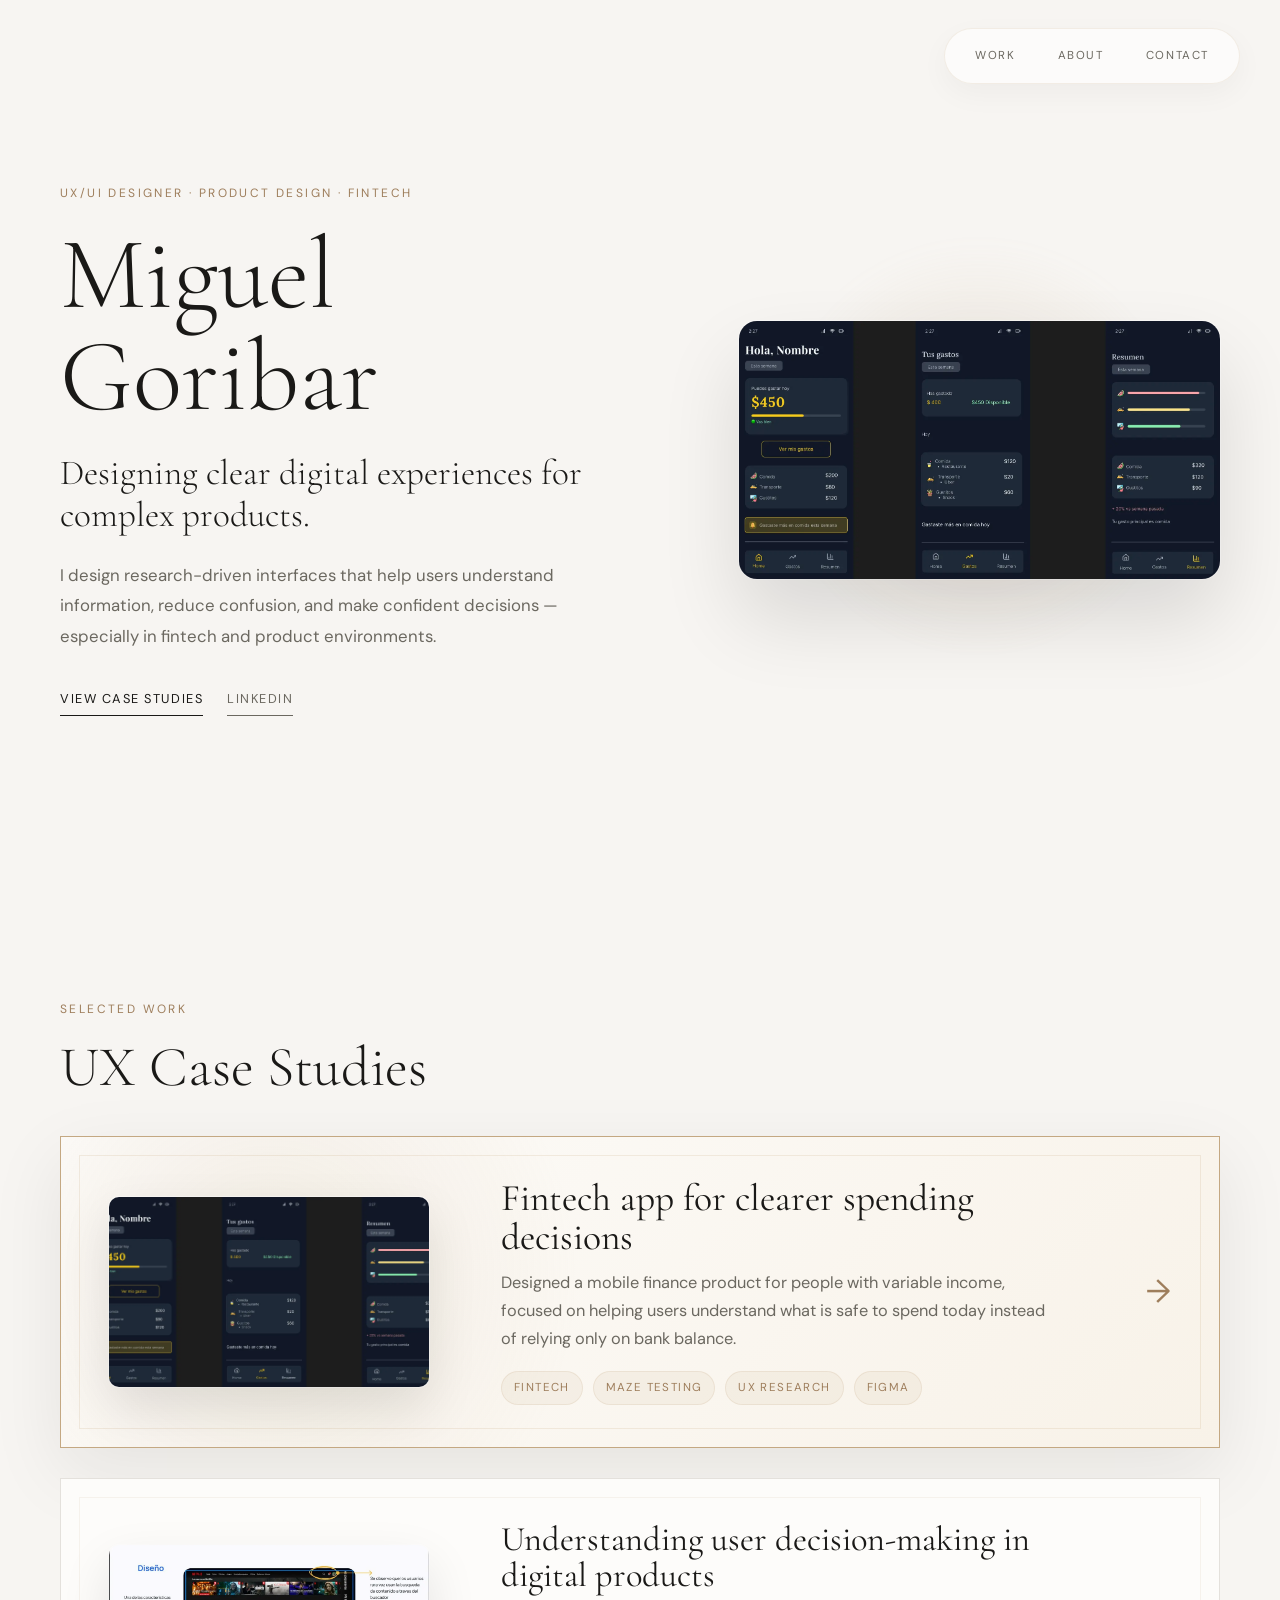
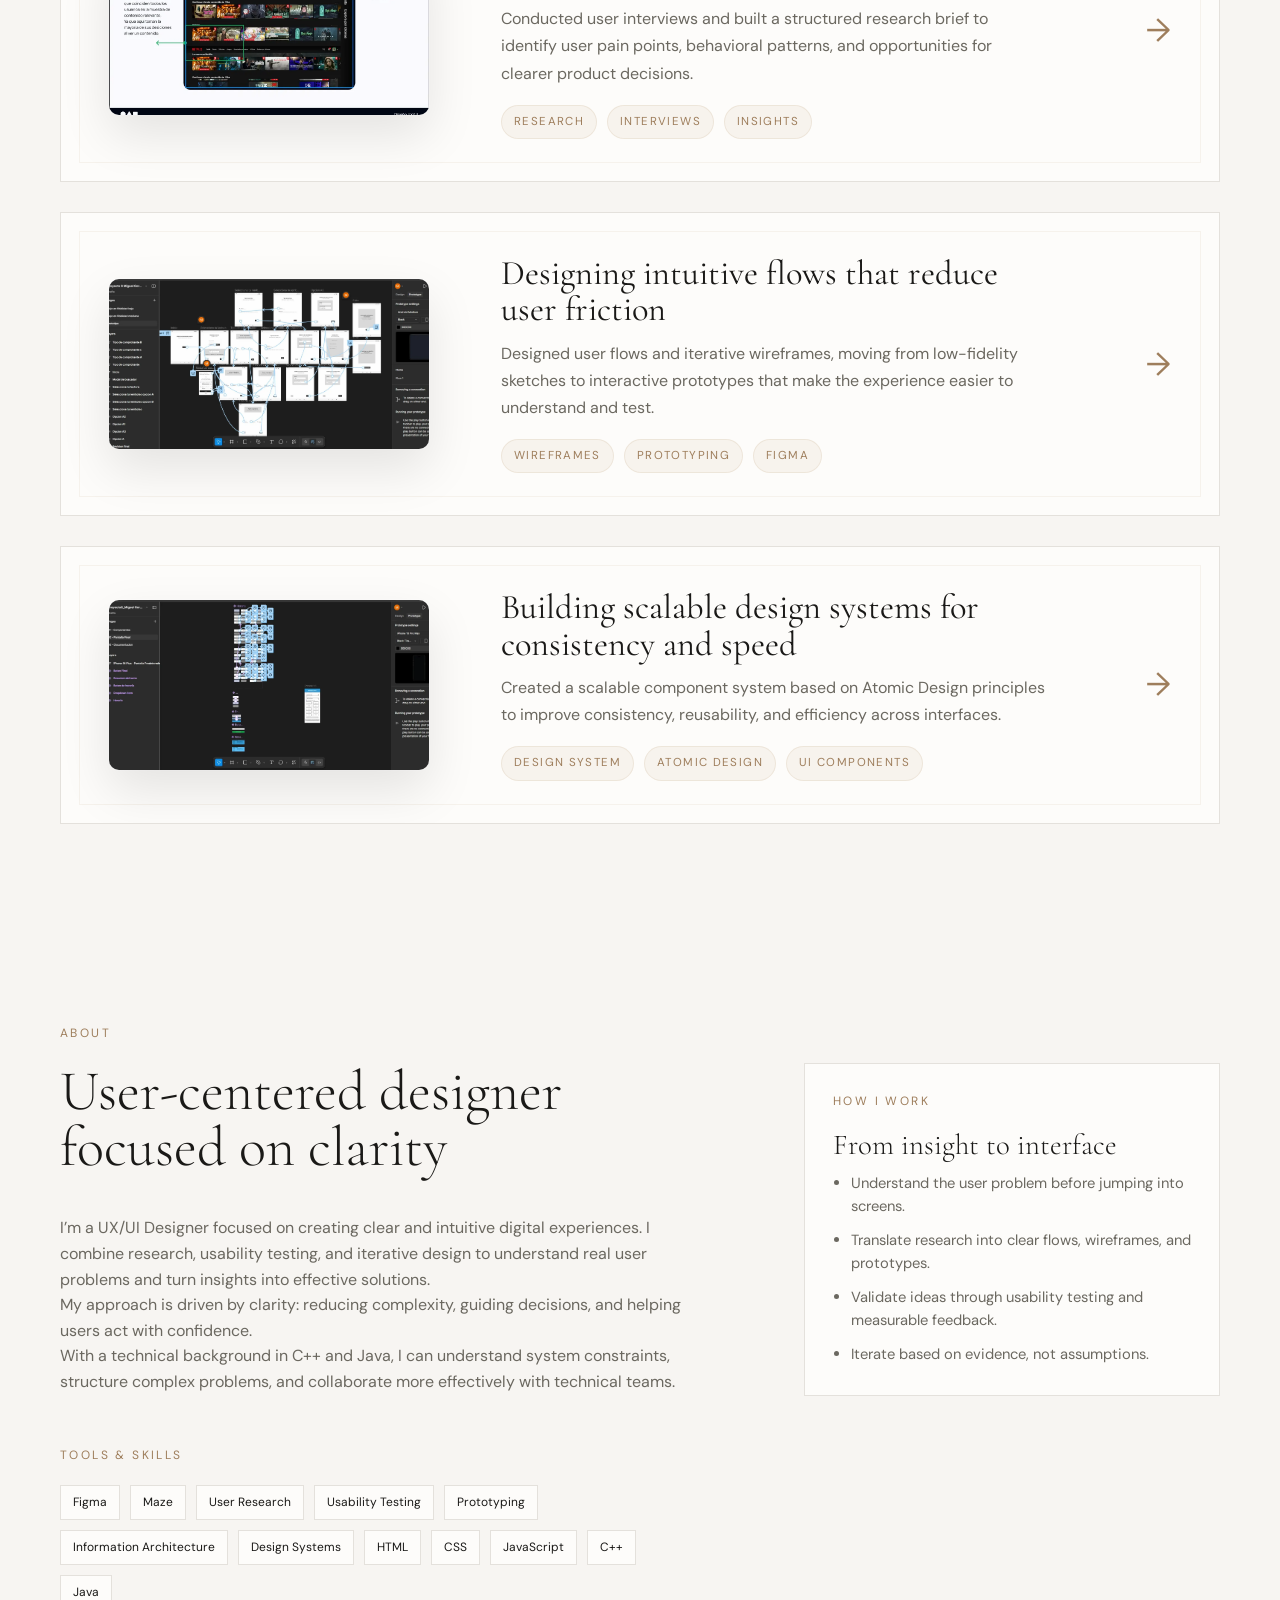
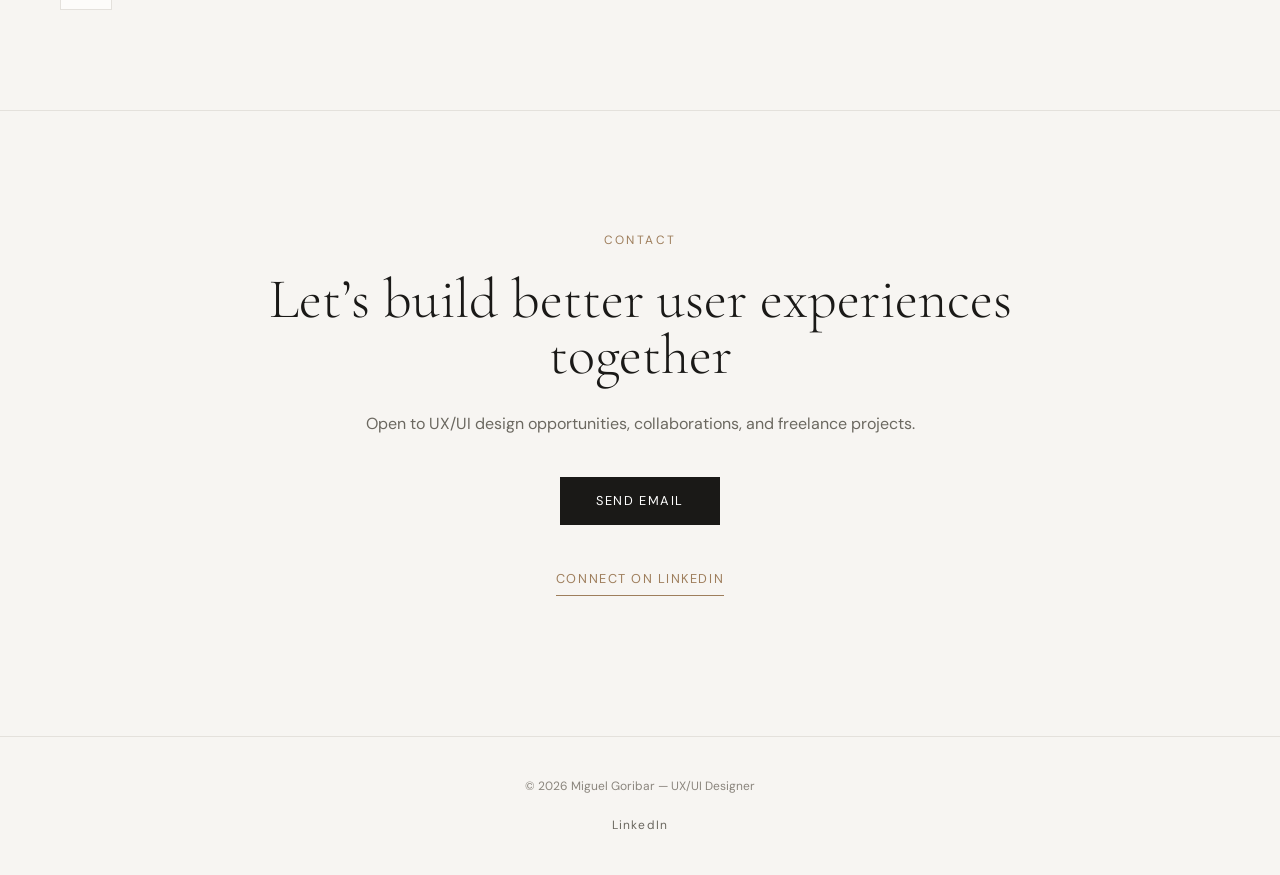
<file: index.html>
<!DOCTYPE html>
<html lang="en">
<head>
<meta charset="UTF-8">
<meta name="viewport" content="width=device-width, initial-scale=1.0">
<title>Miguel Goribar — UX/UI Designer</title>
<link rel="icon" type="image/png" href="images/Logo.png">

<meta property="og:title" content="Miguel Goribar — UX/UI Designer" />
<meta property="og:description" content="Research-driven UX/UI portfolio focused on usability and digital products." />
<meta property="og:image" content="preview.png" />
<meta property="og:type" content="website" />

<meta name="twitter:card" content="summary_large_image" />
<meta name="twitter:title" content="Miguel Goribar — UX/UI Designer" />
<meta name="twitter:description" content="Research-driven UX/UI portfolio focused on usability and digital products." />
<meta name="twitter:image" content="preview.png" />

<meta name="description" content="Portfolio of Miguel Goribar, UX/UI Designer focused on research-driven design, usability testing, fintech, and decision-focused digital products.">
<meta name="keywords" content="UX UI Designer, UX Research, Usability Testing, Figma, Maze, Fintech, Product Design, User-Centered Design, Design Systems">

<link rel="preconnect" href="https://fonts.googleapis.com">
<link rel="preconnect" href="https://fonts.gstatic.com" crossorigin>

<link rel="dns-prefetch" href="https://fonts.googleapis.com">
<link rel="dns-prefetch" href="https://fonts.gstatic.com">

<link
href="https://fonts.googleapis.com/css2?family=Cormorant+Garamond:ital,wght@0,300;0,400;0,600;1,300;1,400&family=DM+Sans:wght@300;400;500;600&display=swap"
rel="stylesheet">

<link rel="stylesheet" href="css/style.css">

</head>

<body>
<nav>

<ul class="nav-links">
<li><a href="#work">Work</a></li>
<li><a href="#about">About</a></li>
<li><a href="#contact">Contact</a></li>
</ul>
</nav>

<main>
<section id="hero">
  <div class="hero-content">
    <div class="hero-tag">UX/UI Designer · Product Design · Fintech</div>

    <h1>Miguel Goribar</h1>

    <p class="hero-subtitle">
      Designing clear digital experiences for complex products.
    </p>

    <p class="hero-desc">
      I design research-driven interfaces that help users understand information, reduce confusion, and make confident decisions — especially in fintech and product environments.
    </p>

    <div class="hero-actions">
      <a class="hero-cta" href="#work">View Case Studies</a>
      <a class="linkedin-btn" href="https://linkedin.com/in/miguel-goribar" target="_blank" rel="noopener noreferrer">LinkedIn</a>
    </div>
  </div>

  <div class="hero-visual">
    <img src="images/fintech-project.webp" alt="Fintech UI preview">
  </div>
</section>

<section id="work">
<div class="section-label">Selected Work</div>
<h2>UX Case Studies</h2>

<div class="projects">

<a class="project-card featured-project" href="project-fintech.html">
<img src="images/fintech-project.webp" alt="Fintech app case study preview" loading="lazy">
<div>
<div class="project-title">Fintech app for clearer spending decisions</div>
<p class="project-desc">Designed a mobile finance product for people with variable income, focused on helping users understand what is safe to spend today instead of relying only on bank balance.</p>
<div class="project-meta">
<span class="badge">Fintech</span><span class="badge">Maze Testing</span><span class="badge">UX Research</span><span class="badge">Figma</span>
</div>
</div>
<div class="project-arrow">→</div>
</a>

<a class="project-card" href="project-research.html">
<img src="images/research-project.webp" alt="UX research case study preview" loading="lazy">
<div>
<div class="project-title">Understanding user decision-making in digital products</div>
<p class="project-desc">Conducted user interviews and built a structured research brief to identify user pain points, behavioral patterns, and opportunities for clearer product decisions.</p>
<div class="project-meta">
<span class="badge">Research</span><span class="badge">Interviews</span><span class="badge">Insights</span>
</div>
</div>
<div class="project-arrow">→</div>
</a>

<a class="project-card" href="project-wireframe.html">
<img src="images/wireframe-project.webp" alt="Wireframe and prototype design preview" loading="lazy">
<div>
<div class="project-title">Designing intuitive flows that reduce user friction</div>
<p class="project-desc">Designed user flows and iterative wireframes, moving from low-fidelity sketches to interactive prototypes that make the experience easier to understand and test.</p>
<div class="project-meta">
<span class="badge">Wireframes</span><span class="badge">Prototyping</span><span class="badge">Figma</span>
</div>
</div>
<div class="project-arrow">→</div>
</a>

<a class="project-card" href="project-design-system.html">
<img src="images/design-system.webp" alt="Atomic design system project preview" loading="lazy">
<div>
<div class="project-title">Building scalable design systems for consistency and speed</div>
<p class="project-desc">Created a scalable component system based on Atomic Design principles to improve consistency, reusability, and efficiency across interfaces.</p>
<div class="project-meta">
<span class="badge">Design System</span><span class="badge">Atomic Design</span><span class="badge">UI Components</span>
</div>
</div>
<div class="project-arrow">→</div>
</a>

</div>
</section>

<section id="about">
<div class="section-label">About</div>
<div class="about-grid">
<div>
<h2>User-centered designer focused on clarity</h2>
<div class="about-copy">
<p>I’m a UX/UI Designer focused on creating clear and intuitive digital experiences. I combine research, usability testing, and iterative design to understand real user problems and turn insights into effective solutions.</p>
<p>My approach is driven by clarity: reducing complexity, guiding decisions, and helping users act with confidence.</p>
<p>With a technical background in C++ and Java, I can understand system constraints, structure complex problems, and collaborate more effectively with technical teams.</p>
</div>

<br><br>
<div class="section-label">Tools & Skills</div>
<div class="skills">
<span class="skill">Figma</span>
<span class="skill">Maze</span>
<span class="skill">User Research</span>
<span class="skill">Usability Testing</span>
<span class="skill">Prototyping</span>
<span class="skill">Information Architecture</span>
<span class="skill">Design Systems</span>
<span class="skill">HTML</span>
<span class="skill">CSS</span>
<span class="skill">JavaScript</span>
<span class="skill">C++</span>
<span class="skill">Java</span>
</div>
</div>

<div class="value-card">
<div class="section-label">How I Work</div>
<h3>From insight to interface</h3>
<ul>
<li>Understand the user problem before jumping into screens.</li>
<li>Translate research into clear flows, wireframes, and prototypes.</li>
<li>Validate ideas through usability testing and measurable feedback.</li>
<li>Iterate based on evidence, not assumptions.</li>
</ul>
</div>
</div>
</section>

<section id="contact">
<div class="section-label">Contact</div>
<h2>Let’s build better user experiences together</h2>
<p style="color:var(--ink-soft);max-width:560px;margin:auto">
Open to UX/UI design opportunities, collaborations, and freelance projects.
</p>
<a class="contact-btn" href="mailto:gorilaz_258@hotmail.com">Send Email</a>
<br><br>
<a class="contact-linkedin" href="https://linkedin.com/in/miguel-goribar" target="_blank" rel="noopener noreferrer">Connect on LinkedIn</a>
</section>
</main>

<footer>
© 2026 Miguel Goribar — UX/UI Designer
<br><br>
<a class="footer-linkedin" href="https://linkedin.com/in/miguel-goribar" target="_blank" rel="noopener noreferrer">LinkedIn</a>
</footer>

<script>
const observer = new IntersectionObserver((entries)=>{
entries.forEach(entry=>{
if(entry.isIntersecting){entry.target.classList.add("visible")}
})
},{threshold:0.15})

window.addEventListener("DOMContentLoaded",()=>{
document.querySelectorAll("section, .project-card, .skills span, .value-card").forEach(el=>{
el.classList.add("reveal")
observer.observe(el)
})
})
</script>
<script>
document.querySelectorAll("a").forEach(link=>{
  const href = link.getAttribute("href");

  if(
    href &&
    !href.startsWith("#") &&
    !href.startsWith("mailto:") &&
    !href.startsWith("http") &&
    link.target !== "_blank"
  ){
    link.addEventListener("click", function(e){
      e.preventDefault();
      document.body.classList.add("page-exit");

      setTimeout(()=>{
        window.location.href = href;
      }, 280);
    });
  }
});
</script>

<script>
const sections = document.querySelectorAll("section[id]");
const navLinks = document.querySelectorAll(".nav-links a");

const navObserver = new IntersectionObserver((entries) => {
  entries.forEach(entry => {
    if(entry.isIntersecting){
      const id = entry.target.getAttribute("id");

      navLinks.forEach(link => {
        link.classList.remove("active");

        if(link.getAttribute("href") === `#${id}`){
          link.classList.add("active");
        }
      });
    }
  });
},{
  rootMargin:"-40% 0px -50% 0px",
  threshold:0
});

sections.forEach(section => navObserver.observe(section));
</script>

</body>
</html>
</file>
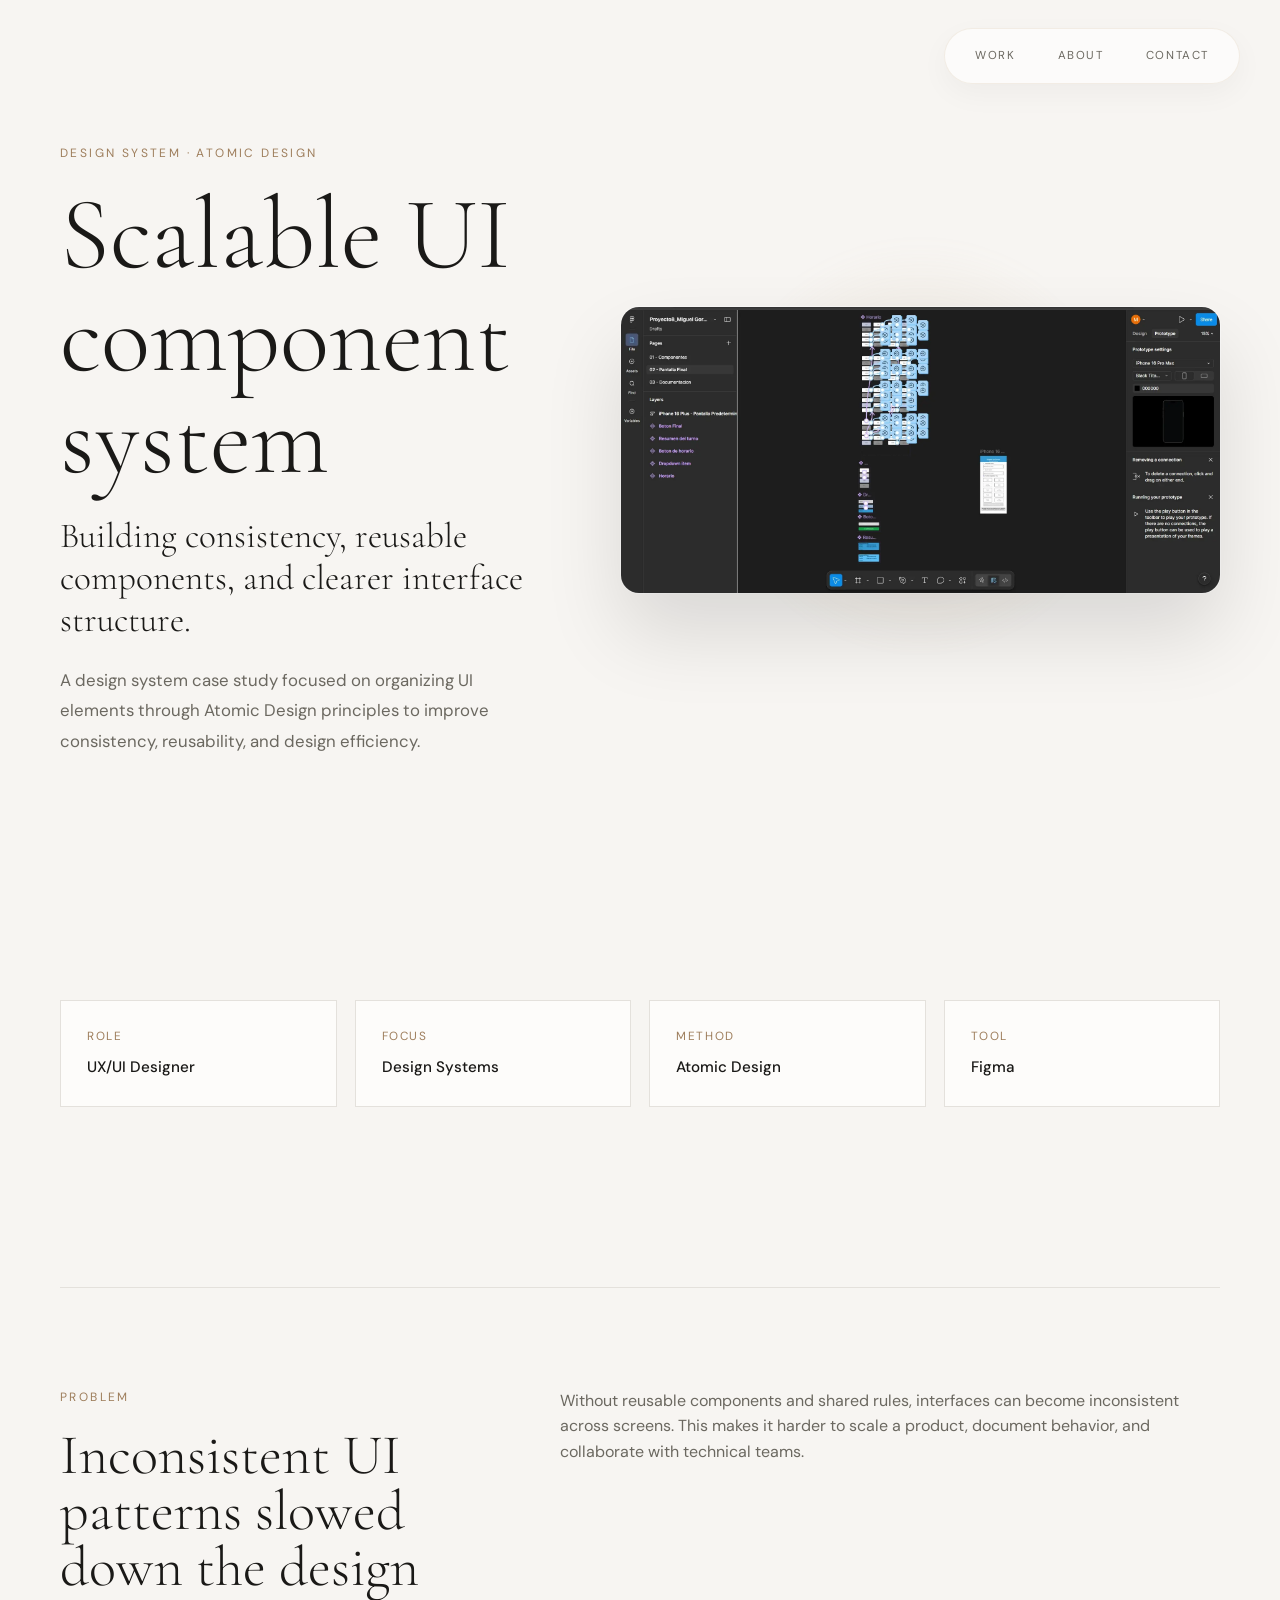
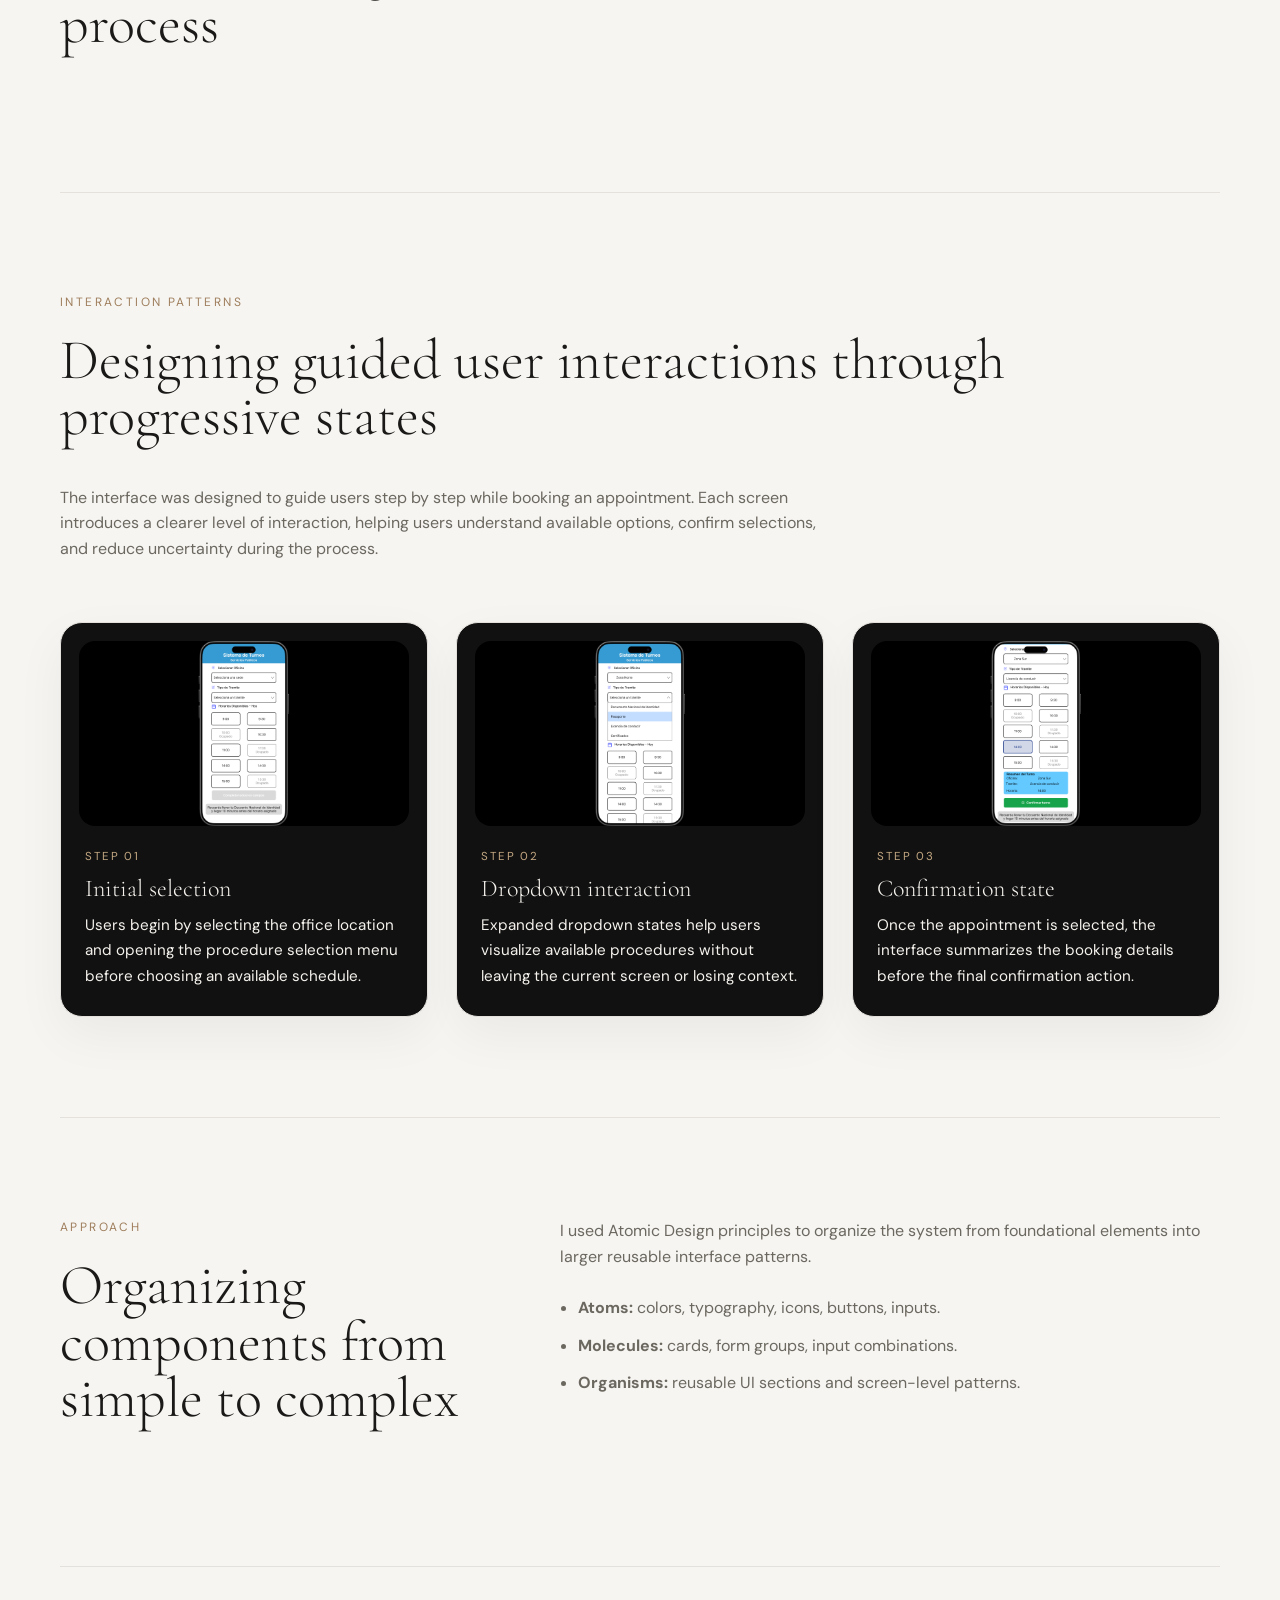
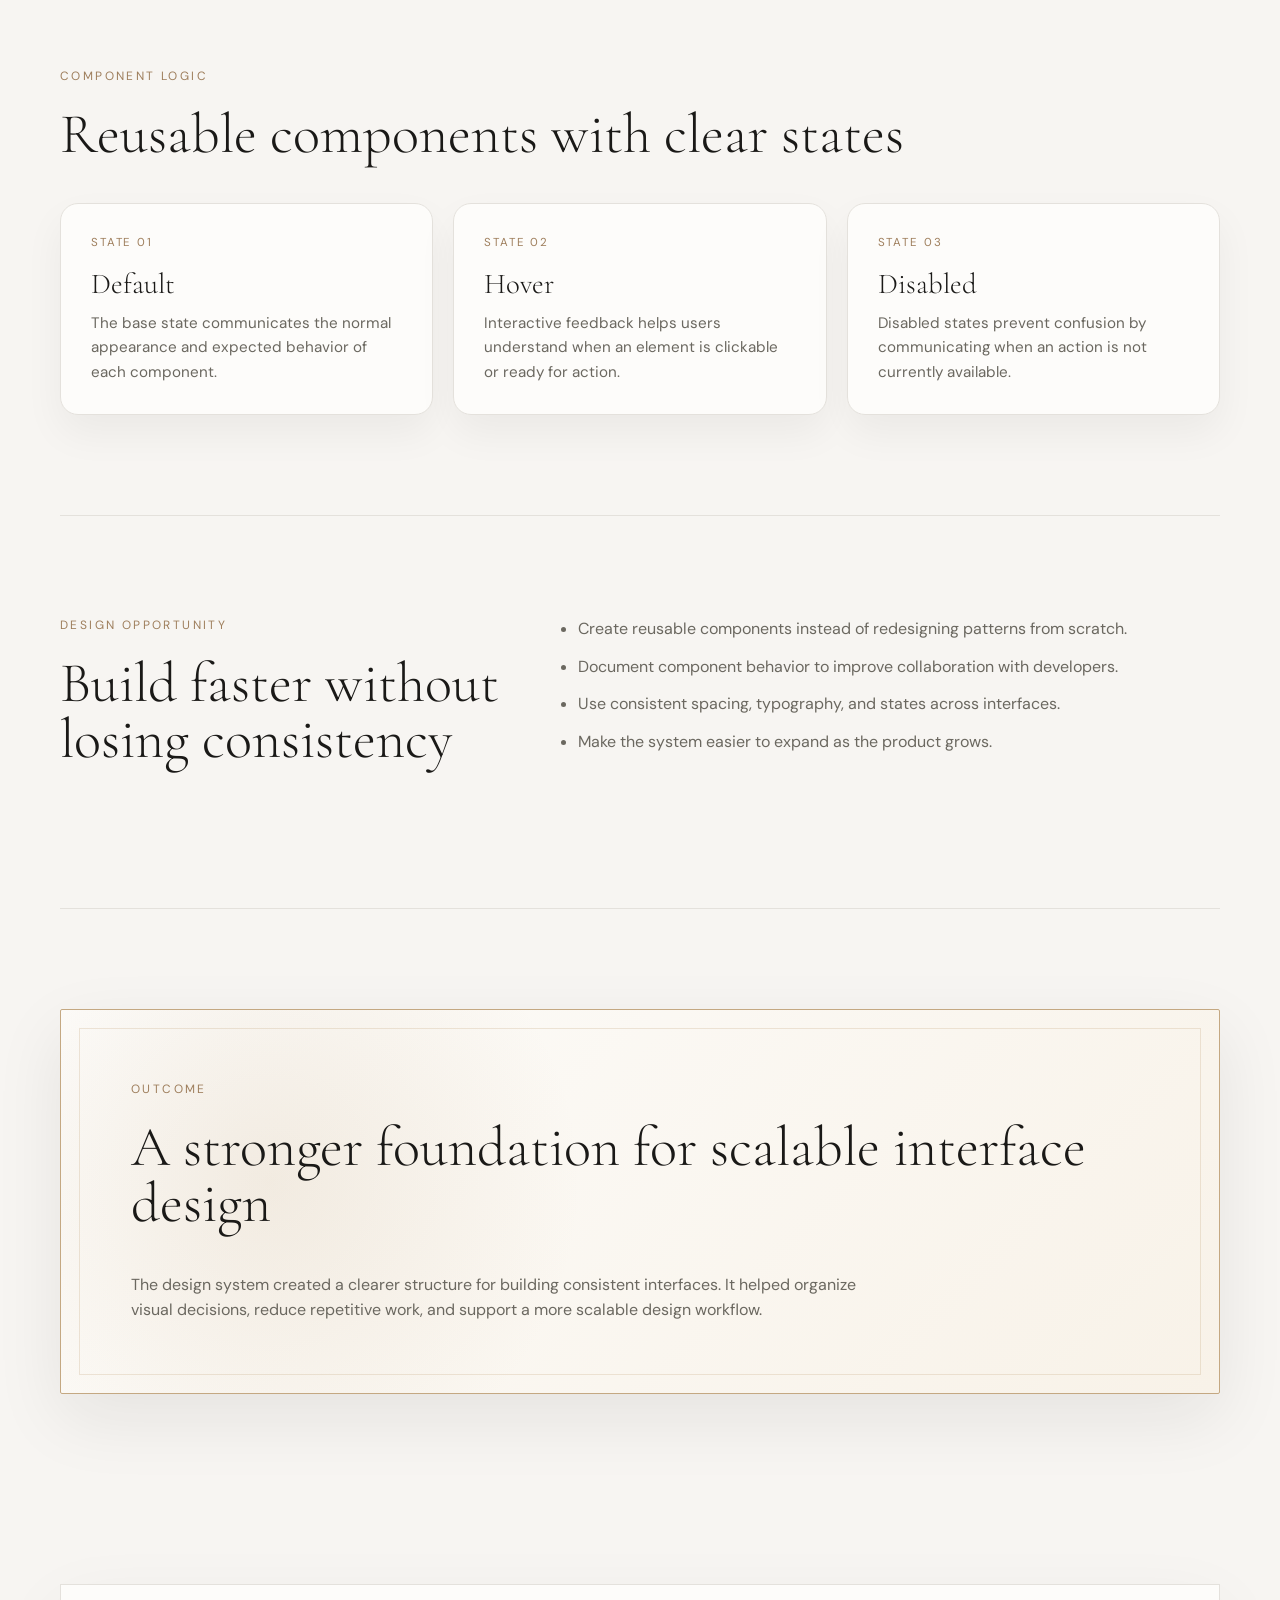
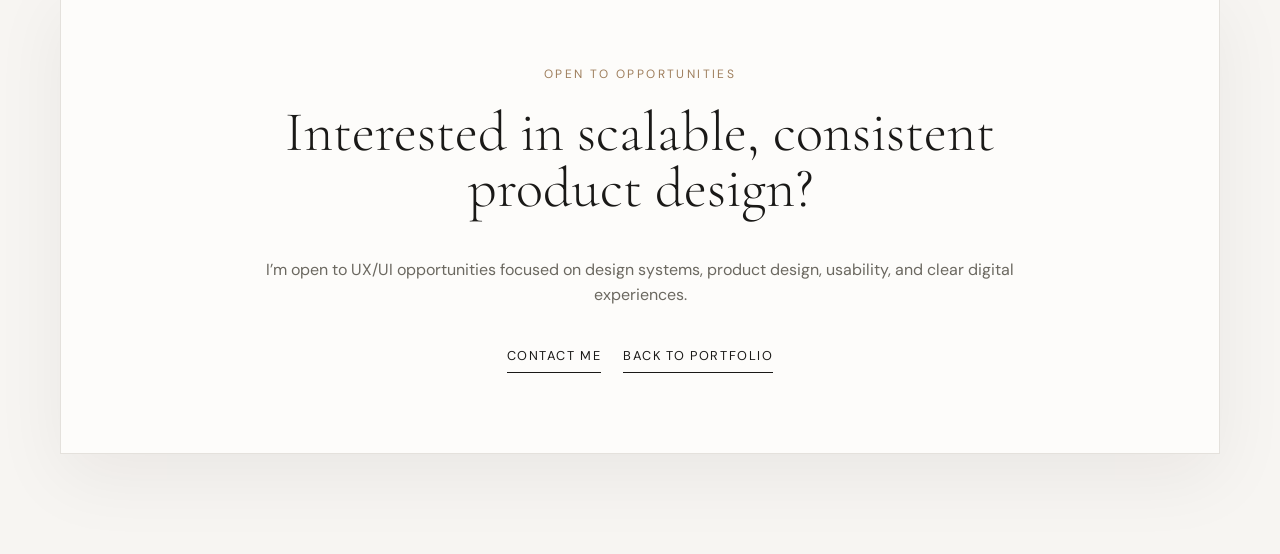
<file: project-design-system.html>
<!DOCTYPE html>
<html lang="en">
<head>
<meta charset="UTF-8">
<meta name="viewport" content="width=device-width, initial-scale=1.0">
<title>Design System Case Study — Miguel Goribar</title>
<link rel="icon" type="image/png" href="images/Logo.png">

<meta property="og:title" content="Miguel Goribar — UX/UI Designer" />
<meta property="og:description" content="Research-driven UX/UI portfolio focused on usability and digital products." />
<meta property="og:image" content="preview.png" />
<meta property="og:type" content="website" />

<meta name="twitter:card" content="summary_large_image" />
<meta name="twitter:title" content="Miguel Goribar — UX/UI Designer" />
<meta name="twitter:description" content="Research-driven UX/UI portfolio focused on usability and digital products." />
<meta name="twitter:image" content="preview.png" />

<link rel="preconnect" href="https://fonts.googleapis.com">
<link rel="preconnect" href="https://fonts.gstatic.com" crossorigin>

<link rel="dns-prefetch" href="https://fonts.googleapis.com">
<link rel="dns-prefetch" href="https://fonts.gstatic.com">

<link
href="https://fonts.googleapis.com/css2?family=Cormorant+Garamond:ital,wght@0,300;0,400;0,600;1,300;1,400&family=DM+Sans:wght@300;400;500;600&display=swap"
rel="stylesheet">

<link rel="stylesheet" href="css/style.css">


</head>

<body class="case-page">

<nav>
<a href="index.html#work">Work</a>
<a href="index.html#about">About</a>
<a href="index.html#contact">Contact</a>
</nav>

<main>

<section class="hero">
  <div class="hero-content">
    <div class="label">Design System · Atomic Design</div>

    <h1>Scalable UI component system</h1>

    <p class="hero-subtitle">
      Building consistency, reusable components, and clearer interface structure.
    </p>

    <p class="hero-desc">
      A design system case study focused on organizing UI elements through Atomic Design principles to improve consistency, reusability, and design efficiency.
    </p>
  </div>

  <div class="hero-visual">
    <img src="images/design-system.webp" alt="Design system board preview">
  </div>
</section>

<section class="meta-grid reveal">
  <div class="meta-card"><span>Role</span><strong>UX/UI Designer</strong></div>
  <div class="meta-card"><span>Focus</span><strong>Design Systems</strong></div>
  <div class="meta-card"><span>Method</span><strong>Atomic Design</strong></div>
  <div class="meta-card"><span>Tool</span><strong>Figma</strong></div>
</section>

<section class="case-section two-col reveal">
  <div>
    <div class="label">Problem</div>
    <h2>Inconsistent UI patterns slowed down the design process</h2>
  </div>

  <div>
    <p>
      Without reusable components and shared rules, interfaces can become inconsistent across screens. This makes it harder to scale a product, document behavior, and collaborate with technical teams.
    </p>
  </div>
</section>

<section class="case-section reveal">

 <div class="label">Interaction patterns</div>

<h2>Designing guided user interactions through progressive states</h2>

  <p>
    The interface was designed to guide users step by step while booking an appointment.
    Each screen introduces a clearer level of interaction, helping users understand available options,
    confirm selections, and reduce uncertainty during the process.
  </p>

  <div class="prototype-grid">

    <div class="prototype-card">
      <img src="images/Modal3.png" alt="Initial booking state">

      <div class="prototype-info">
        <span>Step 01</span>
        <h3>Initial selection</h3>

        <p>
          Users begin by selecting the office location and opening the procedure selection menu before choosing an available schedule.
        </p>
      </div>
    </div>

    <div class="prototype-card">
      <img src="images/Modal4.png" alt="Dropdown interaction state">

      <div class="prototype-info">
        <span>Step 02</span>
        <h3>Dropdown interaction</h3>

        <p>
          Expanded dropdown states help users visualize available procedures without leaving the current screen or losing context.
        </p>
      </div>
    </div>

    <div class="prototype-card">
      <img src="images/Modal5.png" alt="Confirmation state">

      <div class="prototype-info">
        <span>Step 03</span>
        <h3>Confirmation state</h3>

        <p>
          Once the appointment is selected, the interface summarizes the booking details before the final confirmation action.
        </p>
      </div>
    </div>

  </div>

</section>

<section class="case-section two-col reveal">
  <div>
    <div class="label">Approach</div>
    <h2>Organizing components from simple to complex</h2>
  </div>

  <div>
    <p>
      I used Atomic Design principles to organize the system from foundational elements into larger reusable interface patterns.
    </p>
    <br>
    <ul>
      <li><strong>Atoms:</strong> colors, typography, icons, buttons, inputs.</li>
      <li><strong>Molecules:</strong> cards, form groups, input combinations.</li>
      <li><strong>Organisms:</strong> reusable UI sections and screen-level patterns.</li>
    </ul>
  </div>
</section>

<section class="case-section reveal">
  <div class="label">Component logic</div>
  <h2>Reusable components with clear states</h2>

  <div class="insights-grid">
    <div class="insight-card">
      <span>State 01</span>
      <h3>Default</h3>
      <p>The base state communicates the normal appearance and expected behavior of each component.</p>
    </div>

    <div class="insight-card">
      <span>State 02</span>
      <h3>Hover</h3>
      <p>Interactive feedback helps users understand when an element is clickable or ready for action.</p>
    </div>

    <div class="insight-card">
      <span>State 03</span>
      <h3>Disabled</h3>
      <p>Disabled states prevent confusion by communicating when an action is not currently available.</p>
    </div>
  </div>
</section>

<section class="case-section two-col reveal">
  <div>
    <div class="label">Design opportunity</div>
    <h2>Build faster without losing consistency</h2>
  </div>

  <div>
    <ul>
      <li>Create reusable components instead of redesigning patterns from scratch.</li>
      <li>Document component behavior to improve collaboration with developers.</li>
      <li>Use consistent spacing, typography, and states across interfaces.</li>
      <li>Make the system easier to expand as the product grows.</li>
    </ul>
  </div>
</section>

<section class="case-section reveal">
  <div class="outcome-card">
    <div class="label">Outcome</div>
    <h2>A stronger foundation for scalable interface design</h2>
    <p>
      The design system created a clearer structure for building consistent interfaces. It helped organize visual decisions, reduce repetitive work, and support a more scalable design workflow.
    </p>
  </div>
</section>

<section class="final-cta reveal">
  <div class="label">Open to opportunities</div>
  <h2>Interested in scalable, consistent product design?</h2>
  <p>
    I’m open to UX/UI opportunities focused on design systems, product design, usability, and clear digital experiences.
  </p>

  <div class="cta-actions">
    <a href="mailto:gorilaz_258@hotmail.com">Contact me</a>
    <a href="index.html">Back to portfolio</a>
  </div>
</section>

</main>

<script>
const observer = new IntersectionObserver((entries)=>{
entries.forEach(entry=>{
if(entry.isIntersecting){entry.target.classList.add("visible")}
})
},{threshold:0.15})

window.addEventListener("DOMContentLoaded",()=>{
document.querySelectorAll(".reveal").forEach(el=>{
observer.observe(el)
})
})
</script>
<script>
document.querySelectorAll("a").forEach(link=>{
  const href = link.getAttribute("href");

  if(
    href &&
    !href.startsWith("#") &&
    !href.startsWith("mailto:") &&
    !href.startsWith("http") &&
    link.target !== "_blank"
  ){
    link.addEventListener("click", function(e){
      e.preventDefault();
      document.body.classList.add("page-exit");

      setTimeout(()=>{
        window.location.href = href;
      }, 280);
    });
  }
});
</script>

</body>
</html>
</file>
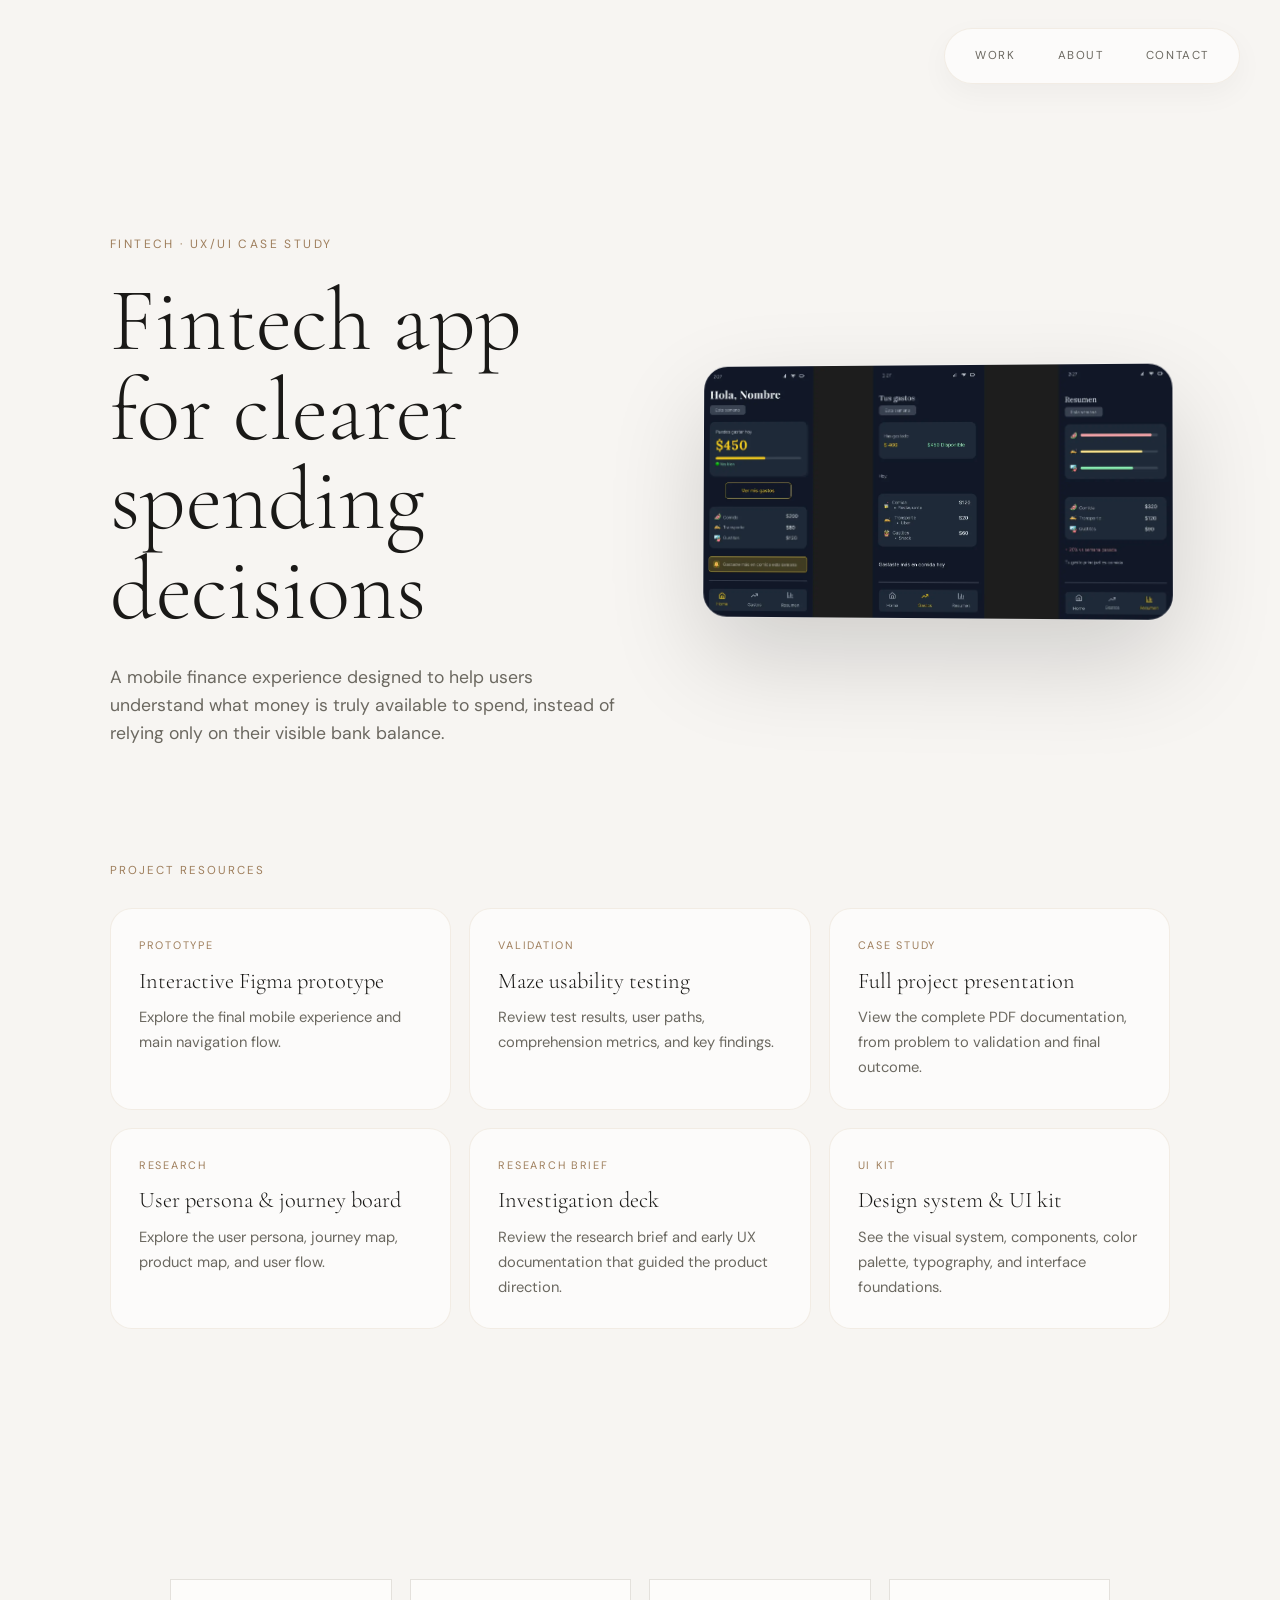
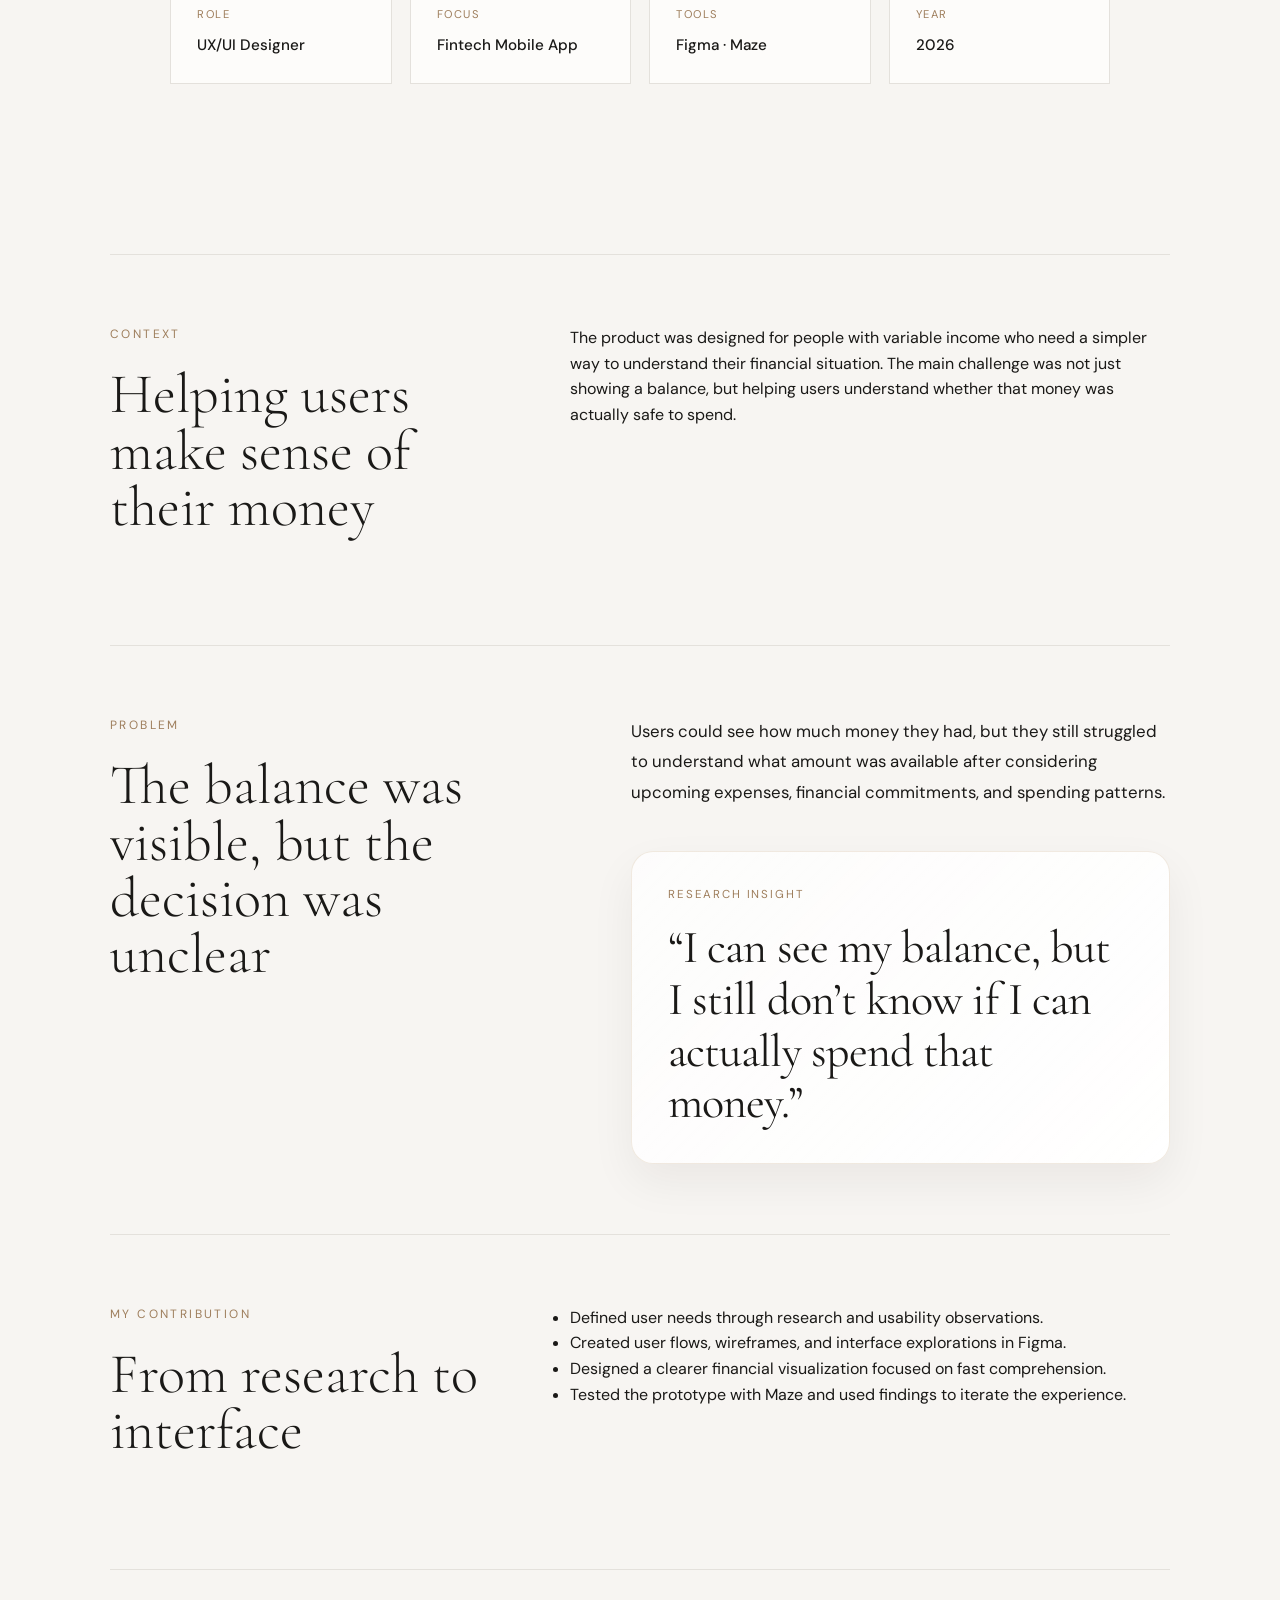
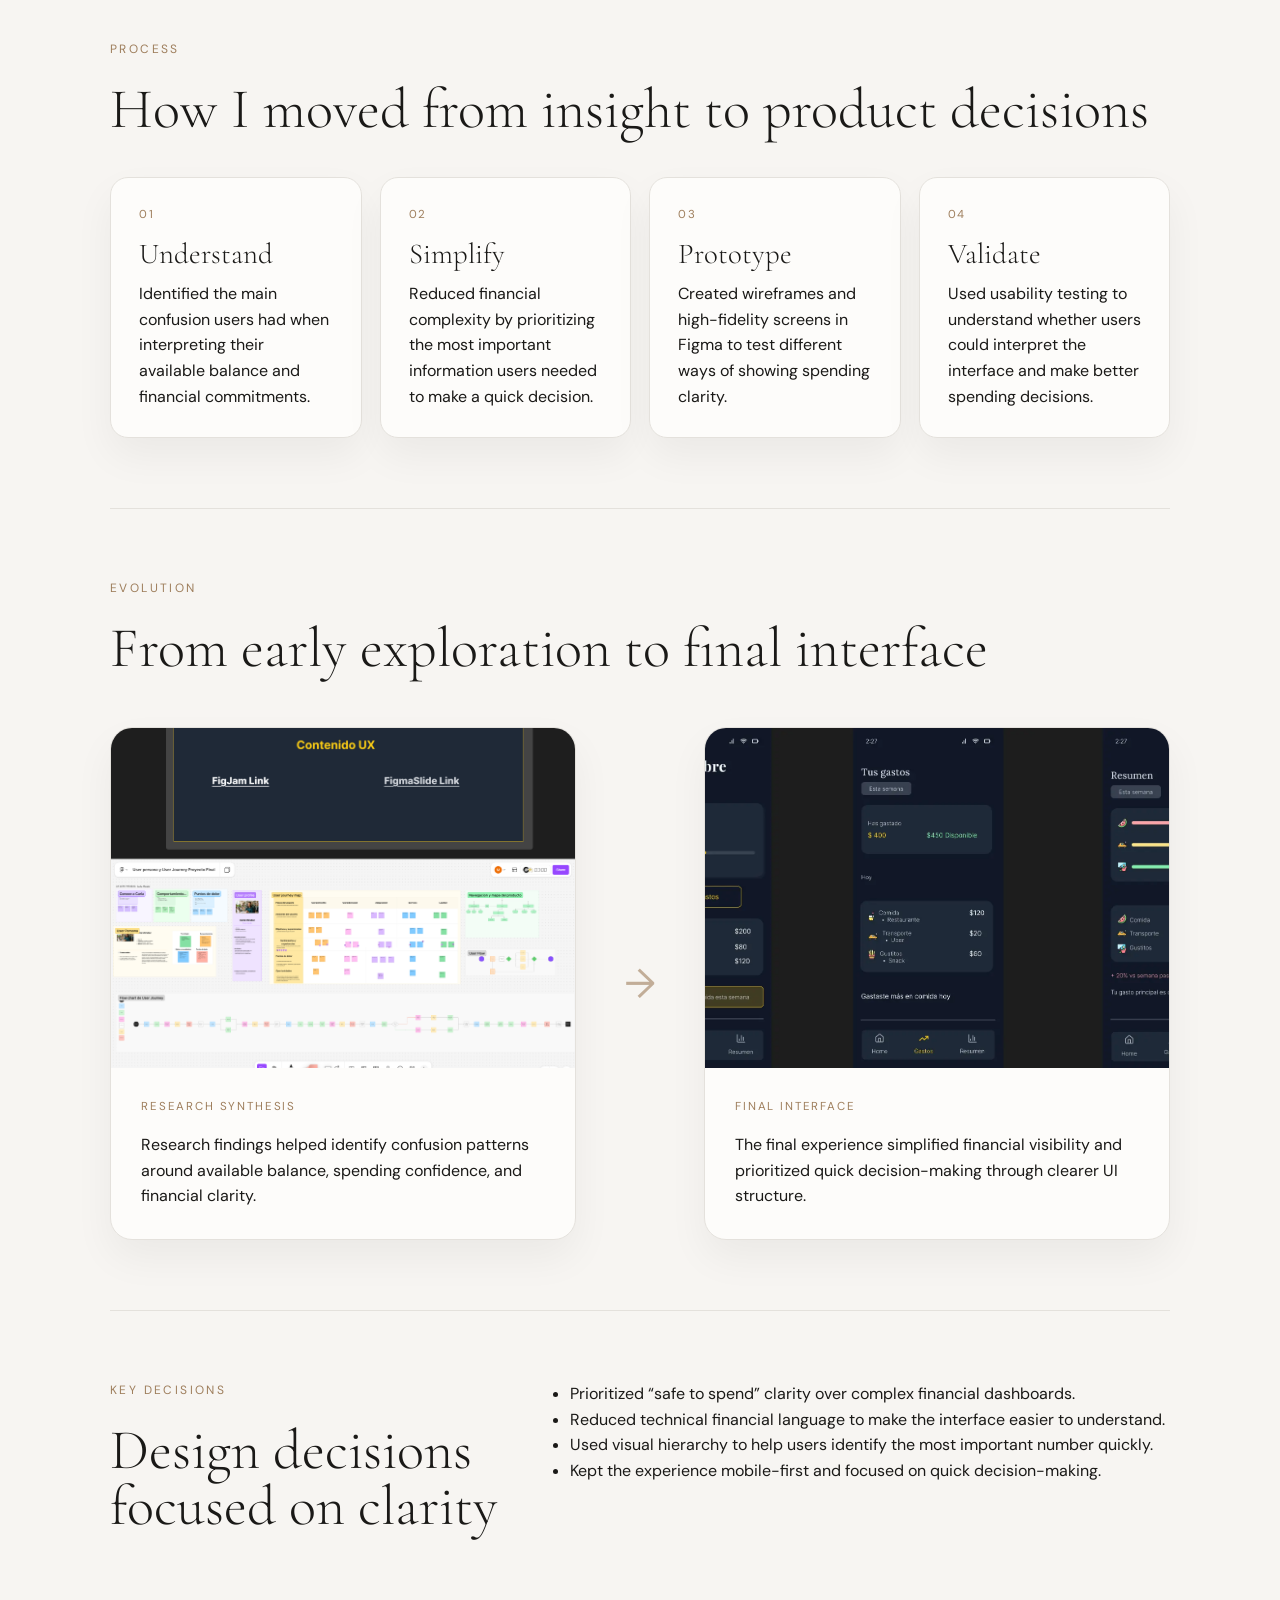
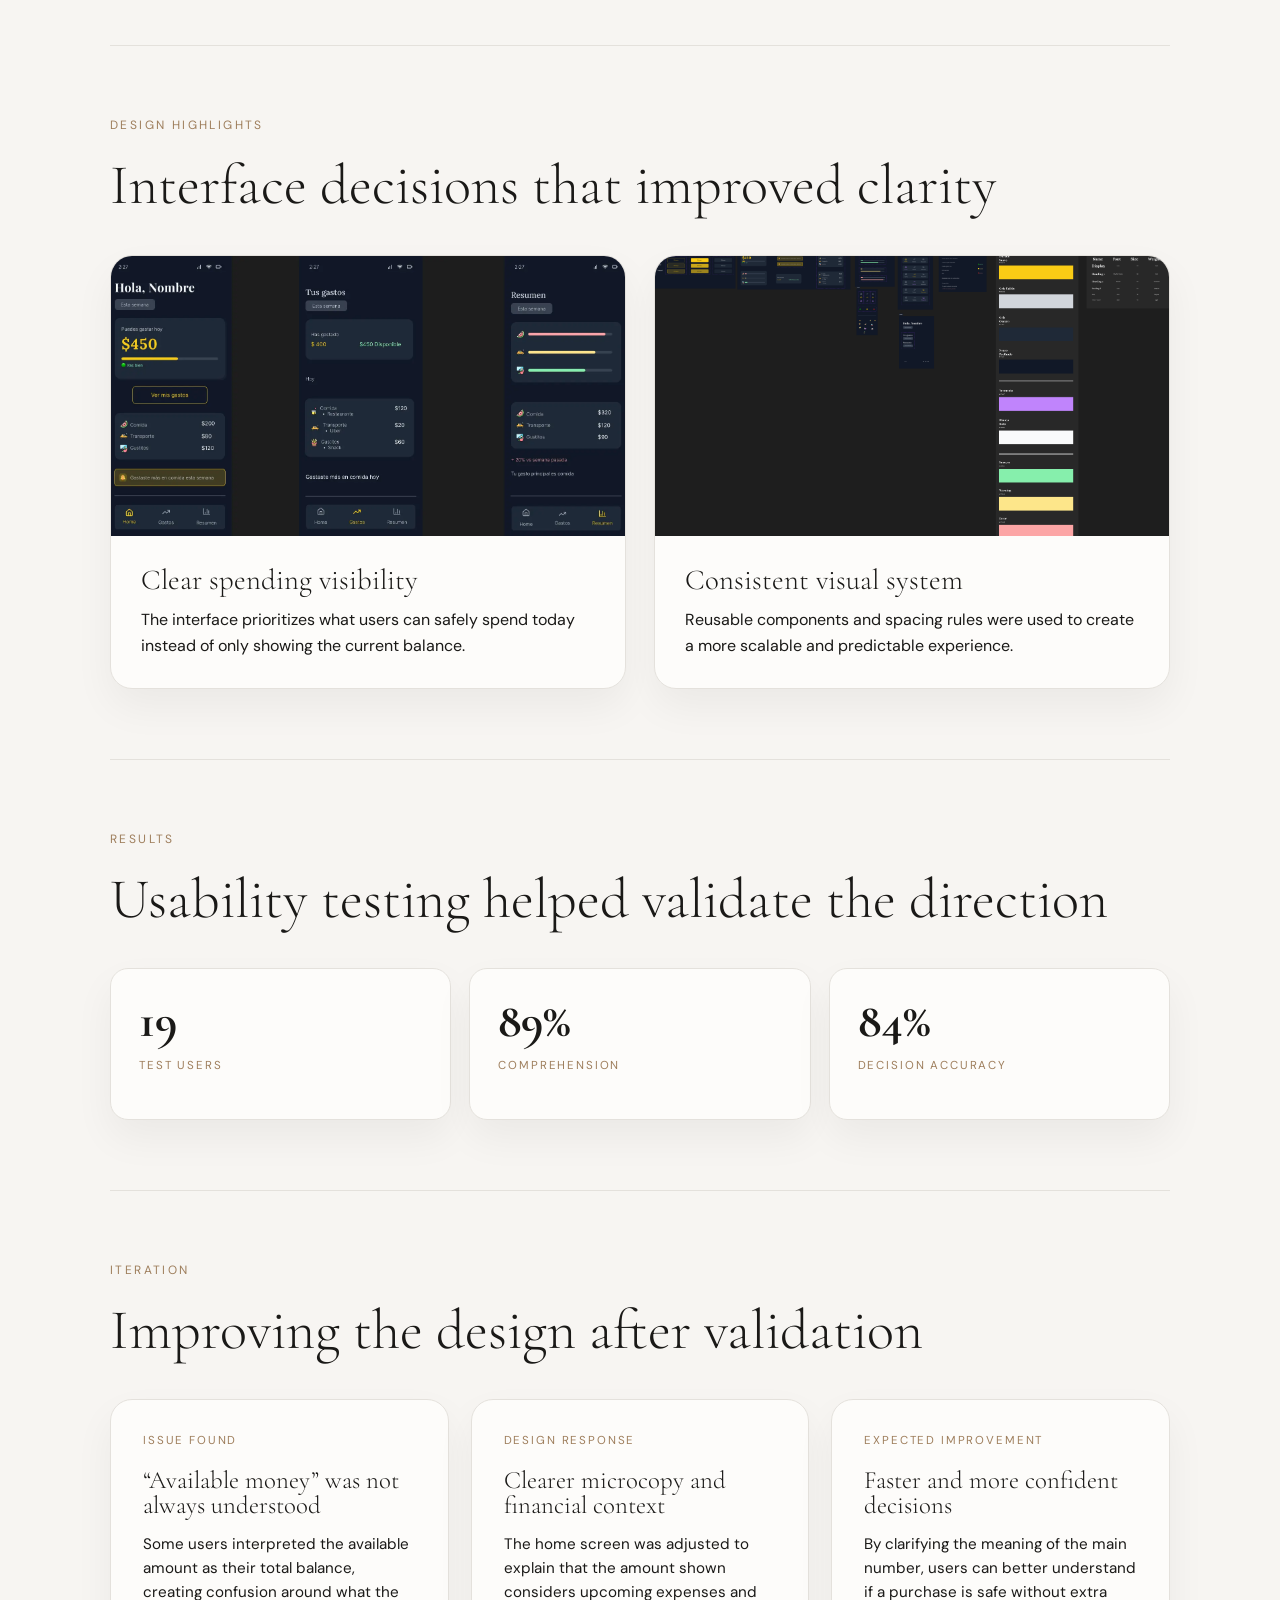
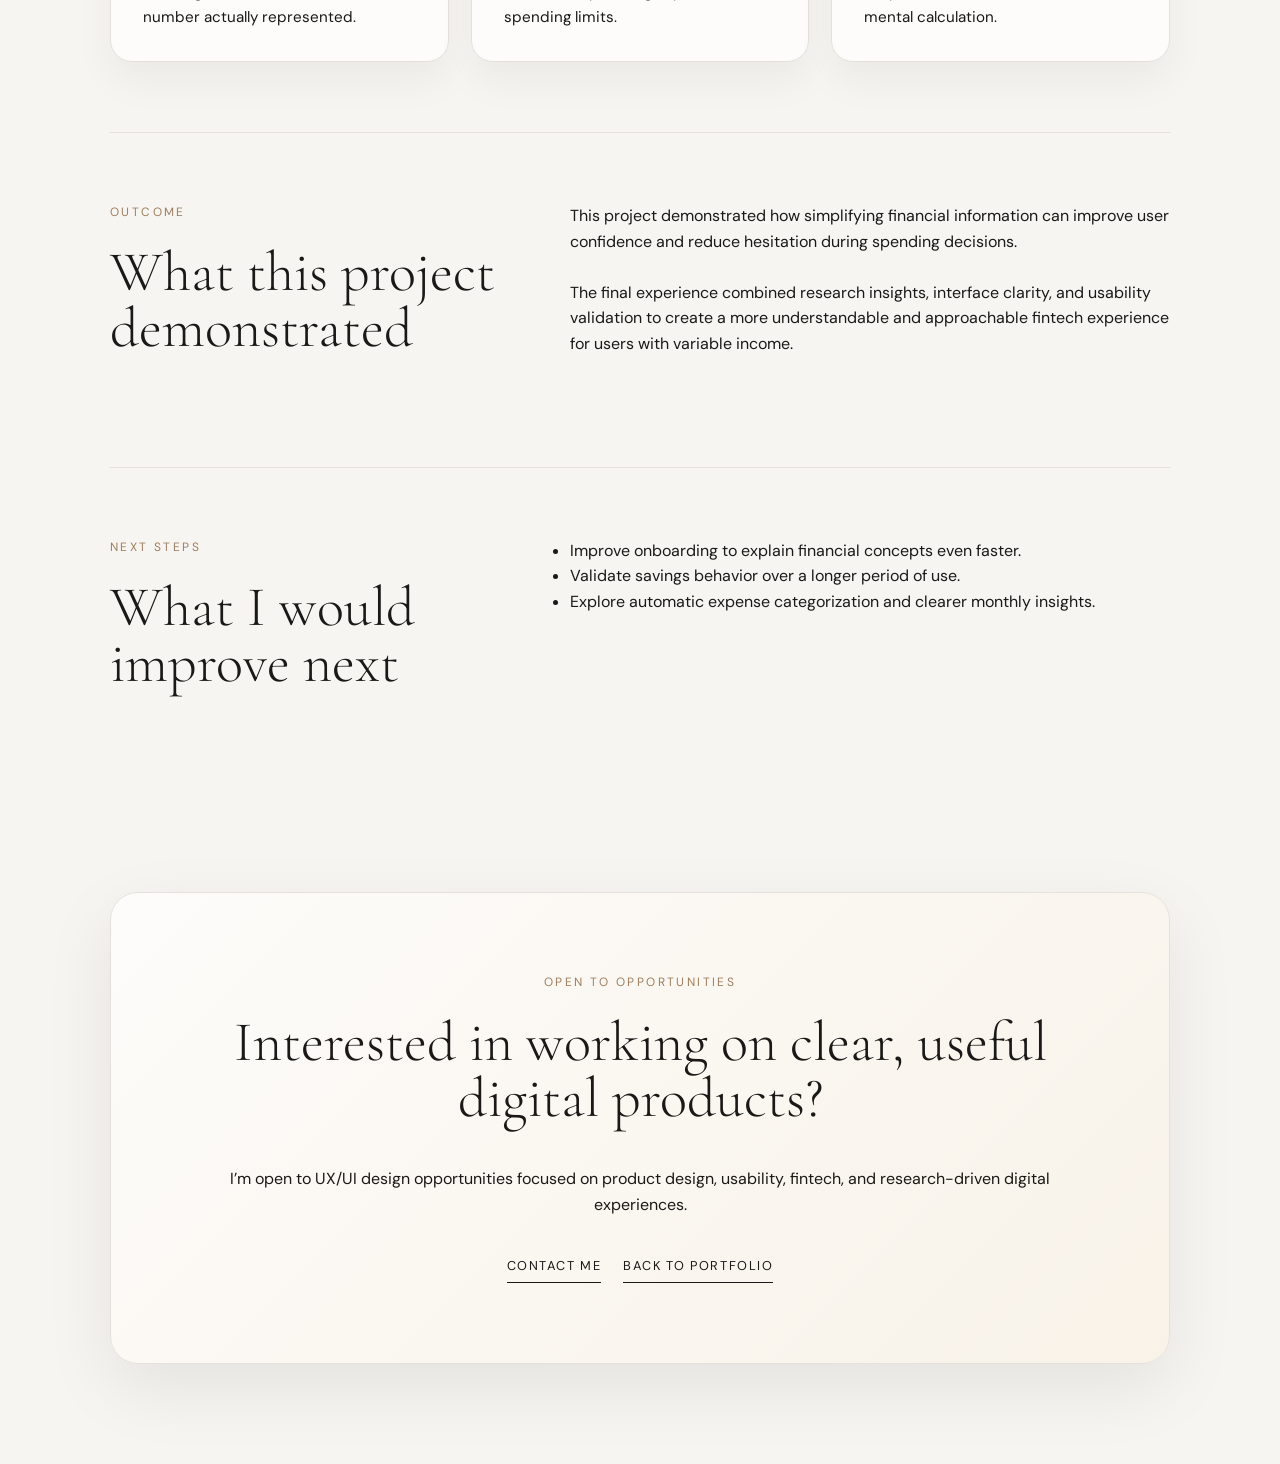
<file: project-fintech.html>
<!DOCTYPE html>
<html lang="en">
<head>
<meta charset="UTF-8">
<meta name="viewport" content="width=device-width, initial-scale=1.0">
<title>Fintech Case Study — Miguel Goribar</title>
<link rel="icon" type="image/png" href="images/Logo.png">

<meta property="og:title" content="Miguel Goribar — UX/UI Designer" />
<meta property="og:description" content="Research-driven UX/UI portfolio focused on usability and digital products." />
<meta property="og:image" content="preview.png" />
<meta property="og:type" content="website" />

<meta name="twitter:card" content="summary_large_image" />
<meta name="twitter:title" content="Miguel Goribar — UX/UI Designer" />
<meta name="twitter:description" content="Research-driven UX/UI portfolio focused on usability and digital products." />
<meta name="twitter:image" content="preview.png" />

<link rel="preconnect" href="https://fonts.googleapis.com">
<link rel="preconnect" href="https://fonts.gstatic.com" crossorigin>

<link rel="dns-prefetch" href="https://fonts.googleapis.com">
<link rel="dns-prefetch" href="https://fonts.gstatic.com">

<link
href="https://fonts.googleapis.com/css2?family=Cormorant+Garamond:ital,wght@0,300;0,400;0,600;1,300;1,400&family=DM+Sans:wght@300;400;500;600&display=swap"
rel="stylesheet">

<link rel="stylesheet" href="css/style.css">

</head>

<body class="fintech-page">

<nav>
<a href="index.html#work">Work</a>
<a href="index.html#about">About</a>
<a href="index.html#contact">Contact</a>

</nav>

<main>

<section class="project-hero">
<div>
<div class="label">Fintech · UX/UI Case Study</div>
<h1>Fintech app for clearer spending decisions</h1>
<p class="lead">
A mobile finance experience designed to help users understand what money is truly available to spend, instead of relying only on their visible bank balance.
</p>
</div>

<img class="hero-img" src="images/fintech-project.webp" alt="Fintech app screens">
</section>

<section class="resource-section">

  <div class="resource-label">Project Resources</div>

  <div class="resource-grid">

    <a class="resource-card" href="https://www.figma.com/proto/Nd40v1Bpzox0NoLNABODNn/Proyecto-final-Miguel-Goribar?node-id=75-1810&p=f&t=7kFSJWt39inq85XB-0&scaling=scale-down&content-scaling=fixed&page-id=1%3A15&starting-point-node-id=75%3A2250" target="_blank" rel="noopener noreferrer">
      <span>Prototype</span>
      <h3>Interactive Figma prototype</h3>
      <p>Explore the final mobile experience and main navigation flow.</p>
    </a>

    <a class="resource-card" href="https://app.maze.co/report/Proyecto-Final/k07mnnj084w/intro" target="_blank" rel="noopener noreferrer">
      <span>Validation</span>
      <h3>Maze usability testing</h3>
      <p>Review test results, user paths, comprehension metrics, and key findings.</p>
    </a>

    <a class="resource-card" href="Proyecto%20Final%20Miguel%20Goribar.pdf" target="_blank" rel="noopener noreferrer">
      <span>Case Study</span>
      <h3>Full project presentation</h3>
      <p>View the complete PDF documentation, from problem to validation and final outcome.</p>
    </a>

    <a class="resource-card" href="https://www.figma.com/board/PpEbOTbto4WEnMNJA68JMK/User-persona-y-User-Journey-Proyecto-Final?node-id=0-1&p=f&t=Km8qlJY2iue5wKAA-0" target="_blank" rel="noopener noreferrer">
      <span>Research</span>
      <h3>User persona & journey board</h3>
      <p>Explore the user persona, journey map, product map, and user flow.</p>
    </a>

    <a class="resource-card" href="https://www.figma.com/deck/n0kOrz50vXzGKrp0L5ruqc/Brief-de-Investigacion-Proyecto-final?node-id=1-266" target="_blank" rel="noopener noreferrer">
      <span>Research Brief</span>
      <h3>Investigation deck</h3>
      <p>Review the research brief and early UX documentation that guided the product direction.</p>
    </a>

    <a class="resource-card" href="https://www.figma.com/design/Nd40v1Bpzox0NoLNABODNn/Proyecto-final-Miguel-Goribar?node-id=1-14&p=f&t=BilX982zQqzArK8P-0" target="_blank" rel="noopener noreferrer">
      <span>UI Kit</span>
      <h3>Design system & UI kit</h3>
      <p>See the visual system, components, color palette, typography, and interface foundations.</p>
    </a>

  </div>

</section>
<section class="meta-grid">
<div class="meta-card"><span>Role</span><strong>UX/UI Designer</strong></div>
<div class="meta-card"><span>Focus</span><strong>Fintech Mobile App</strong></div>
<div class="meta-card"><span>Tools</span><strong>Figma · Maze</strong></div>
<div class="meta-card"><span>Year</span><strong>2026</strong></div>
</section>

<section class="section two-col">
<div>
<div class="label">Context</div>
<h2>Helping users make sense of their money</h2>
</div>
<div>
<p>
The product was designed for people with variable income who need a simpler way to understand their financial situation. The main challenge was not just showing a balance, but helping users understand whether that money was actually safe to spend.
</p>
</div>
</section>

<section class="section problem-section">
  <div class="problem-grid">
    <div>
      <div class="label">Problem</div>
      <h2>The balance was visible, but the decision was unclear</h2>
    </div>

    <div class="problem-content">
      <p>
        Users could see how much money they had, but they still struggled to understand what amount was available after considering upcoming expenses, financial commitments, and spending patterns.
      </p>

      <div class="problem-quote">
        <span>Research insight</span>
        <blockquote>
          “I can see my balance, but I still don’t know if I can actually spend that money.”
        </blockquote>
      </div>
    </div>
  </div>
</section>

<section class="section two-col">
<div>
<div class="label">My contribution</div>
<h2>From research to interface</h2>
</div>
<div>
<ul>
<li>Defined user needs through research and usability observations.</li>
<li>Created user flows, wireframes, and interface explorations in Figma.</li>
<li>Designed a clearer financial visualization focused on fast comprehension.</li>
<li>Tested the prototype with Maze and used findings to iterate the experience.</li>
</ul>
</div>
</section>

<section class="section process-section">
  <div class="label">Process</div>
  <h2>How I moved from insight to product decisions</h2>

  <div class="process-grid">
    <div class="process-card">
      <span>01</span>
      <h3>Understand</h3>
      <p>Identified the main confusion users had when interpreting their available balance and financial commitments.</p>
    </div>

    <div class="process-card">
      <span>02</span>
      <h3>Simplify</h3>
      <p>Reduced financial complexity by prioritizing the most important information users needed to make a quick decision.</p>
    </div>

    <div class="process-card">
      <span>03</span>
      <h3>Prototype</h3>
      <p>Created wireframes and high-fidelity screens in Figma to test different ways of showing spending clarity.</p>
    </div>

    <div class="process-card">
      <span>04</span>
      <h3>Validate</h3>
      <p>Used usability testing to understand whether users could interpret the interface and make better spending decisions.</p>
    </div>
  </div>
</section>

<section class="section evolution-section">

  <div class="label">Evolution</div>
  <h2>From early exploration to final interface</h2>

  <div class="evolution-grid">

    <div class="evolution-card">
      <img src="images/research-board.png" alt="Research insights board">

      <div class="evolution-content">
        <span>Research synthesis</span>
        <p>
          Research findings helped identify confusion patterns around available balance, spending confidence, and financial clarity.
</p>
      </div>
    </div>

    <div class="evolution-arrow">→</div>

    <div class="evolution-card">
      <img src="images/fintech-project.webp" alt="Final fintech interface">

      <div class="evolution-content">
        <span>Final interface</span>
        <p>
          The final experience simplified financial visibility and prioritized quick decision-making through clearer UI structure.
        </p>
      </div>
    </div>

  </div>

</section>

<section class="section two-col">
<div>
<div class="label">Key decisions</div>
<h2>Design decisions focused on clarity</h2>
</div>
<div>
<ul>
<li>Prioritized “safe to spend” clarity over complex financial dashboards.</li>
<li>Reduced technical financial language to make the interface easier to understand.</li>
<li>Used visual hierarchy to help users identify the most important number quickly.</li>
<li>Kept the experience mobile-first and focused on quick decision-making.</li>
</ul>
</div>
</section>

<section class="section">
  <div class="label">Design highlights</div>
  <h2>Interface decisions that improved clarity</h2>

  <div class="highlights-grid">

    <div class="highlight-card">
      <img src="images/fintech-project.webp" alt="Financial clarity UI">
      <div class="highlight-content">
        <h3>Clear spending visibility</h3>
        <p>
          The interface prioritizes what users can safely spend today instead of only showing the current balance.
        </p>
      </div>
    </div>

    <div class="highlight-card">
      <img src="images/ui-kit-board.png" alt="Design system components">
      <div class="highlight-content">
        <h3>Consistent visual system</h3>
        <p>
          Reusable components and spacing rules were used to create a more scalable and predictable experience.
        </p>
      </div>
    </div>

  </div>
</section>

<section class="section">
<div class="label">Results</div>
<h2>Usability testing helped validate the direction</h2>

<div class="metrics">
<div class="metric"><strong>19</strong><span>Test users</span></div>
<div class="metric"><strong>89%</strong><span>Comprehension</span></div>
<div class="metric"><strong>84%</strong><span>Decision accuracy</span></div>
</div>
</section>

<section class="section iteration-section">
  <div class="label">Iteration</div>
  <h2>Improving the design after validation</h2>

  <div class="iteration-grid">
    <div class="iteration-card">
      <span>Issue found</span>
      <h3>“Available money” was not always understood</h3>
      <p>
        Some users interpreted the available amount as their total balance, creating confusion around what the number actually represented.
      </p>
    </div>

    <div class="iteration-card">
      <span>Design response</span>
      <h3>Clearer microcopy and financial context</h3>
      <p>
        The home screen was adjusted to explain that the amount shown considers upcoming expenses and spending limits.
      </p>
    </div>

    <div class="iteration-card">
      <span>Expected improvement</span>
      <h3>Faster and more confident decisions</h3>
      <p>
        By clarifying the meaning of the main number, users can better understand if a purchase is safe without extra mental calculation.
      </p>
    </div>
  </div>
</section>

<section class="section two-col">

<div>
<div class="label">Outcome</div>
<h2>What this project demonstrated</h2>
</div>

<div>
<p>
This project demonstrated how simplifying financial information can improve user confidence and reduce hesitation during spending decisions.
</p>

<br>

<p>
The final experience combined research insights, interface clarity, and usability validation to create a more understandable and approachable fintech experience for users with variable income.
</p>

</div>

</section>

<section class="section two-col">
<div>
<div class="label">Next steps</div>
<h2>What I would improve next</h2>
</div>
<div>
<ul>
<li>Improve onboarding to explain financial concepts even faster.</li>
<li>Validate savings behavior over a longer period of use.</li>
<li>Explore automatic expense categorization and clearer monthly insights.</li>
</ul>
</div>
</section>

<section class="final-cta">
  <div class="label">Open to opportunities</div>
  <h2>Interested in working on clear, useful digital products?</h2>
  <p>
    I’m open to UX/UI design opportunities focused on product design, usability, fintech, and research-driven digital experiences.
  </p>

  <div class="cta-actions">
    <a href="mailto:gorilaz_258@hotmail.com">Contact me</a>
    <a href="index.html">Back to portfolio</a>
  </div>
</section>

</main>
<script>
document.querySelectorAll("a").forEach(link=>{
  const href = link.getAttribute("href");

  if(
    href &&
    !href.startsWith("#") &&
    !href.startsWith("mailto:") &&
    !href.startsWith("http") &&
    link.target !== "_blank"
  ){
    link.addEventListener("click", function(e){
      e.preventDefault();
      document.body.classList.add("page-exit");

      setTimeout(()=>{
        window.location.href = href;
      }, 280);
    });
  }
});
</script>

</body>
</html>
</file>
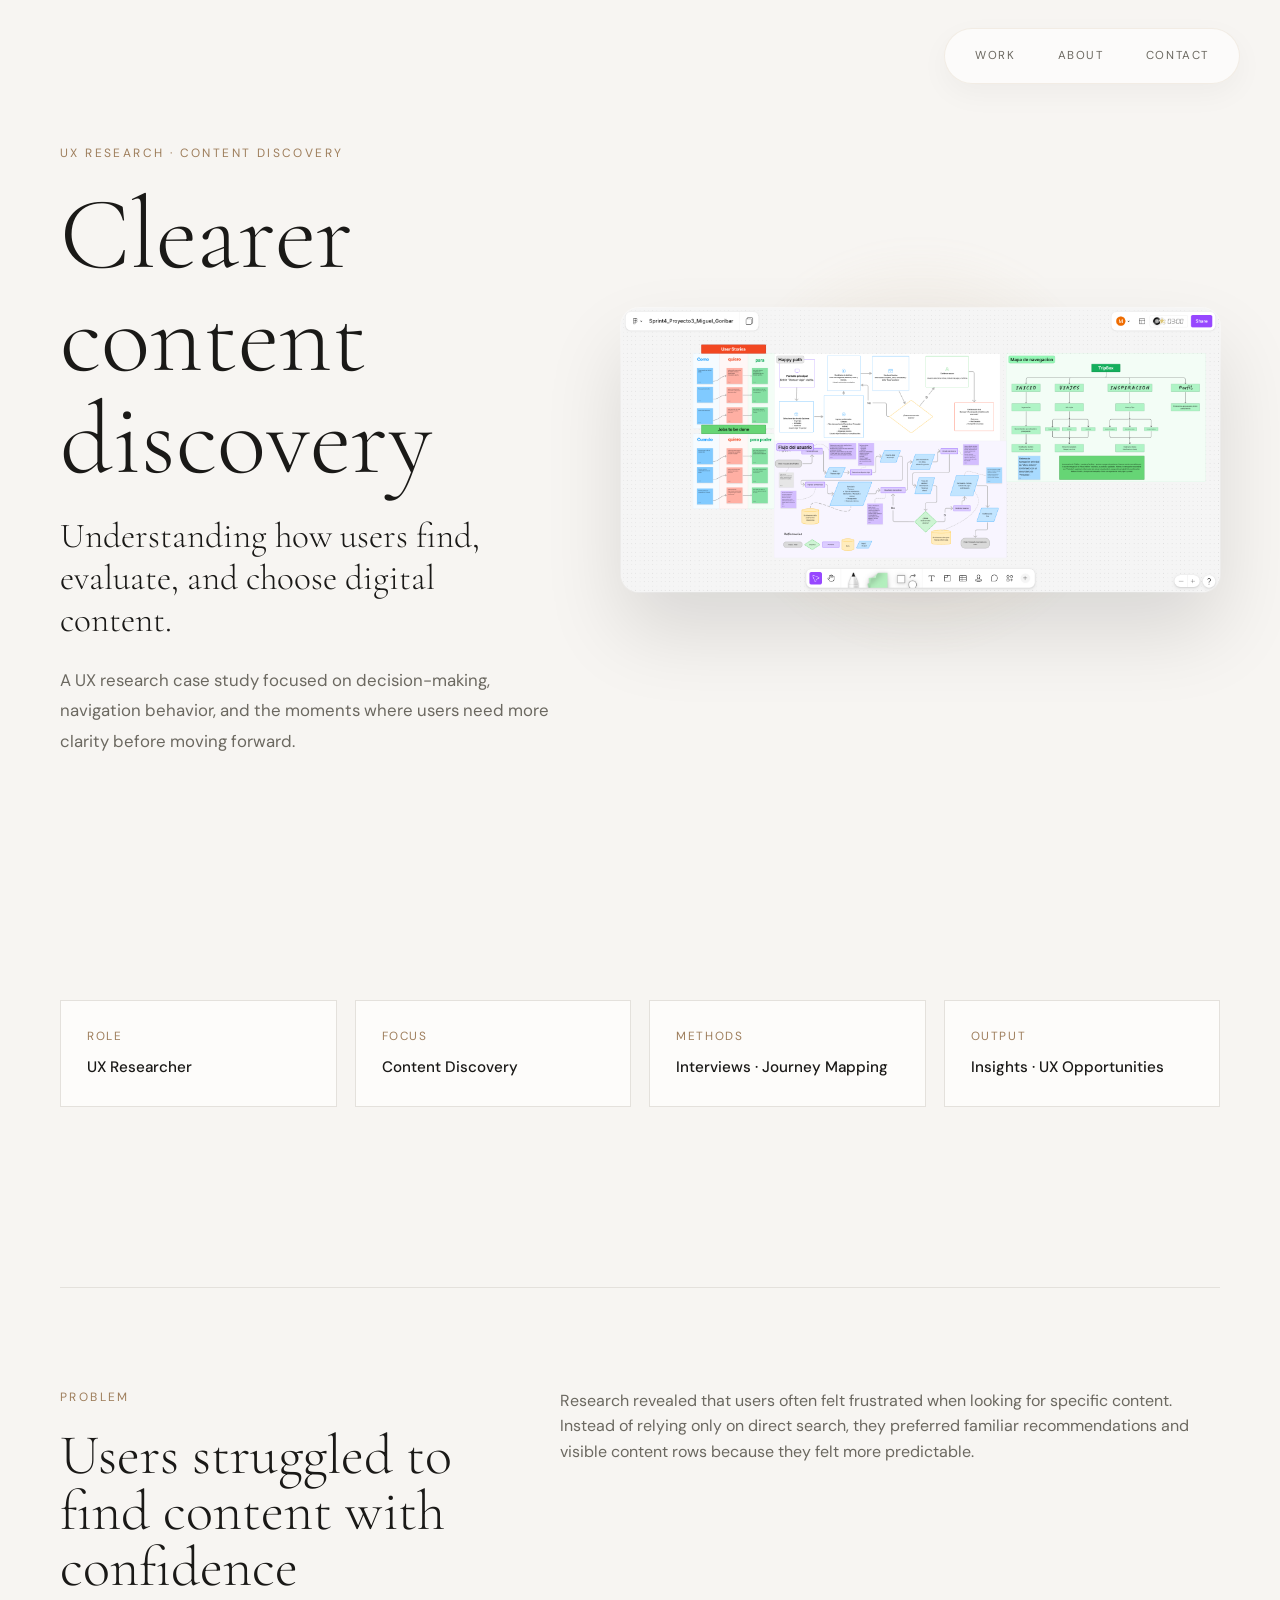
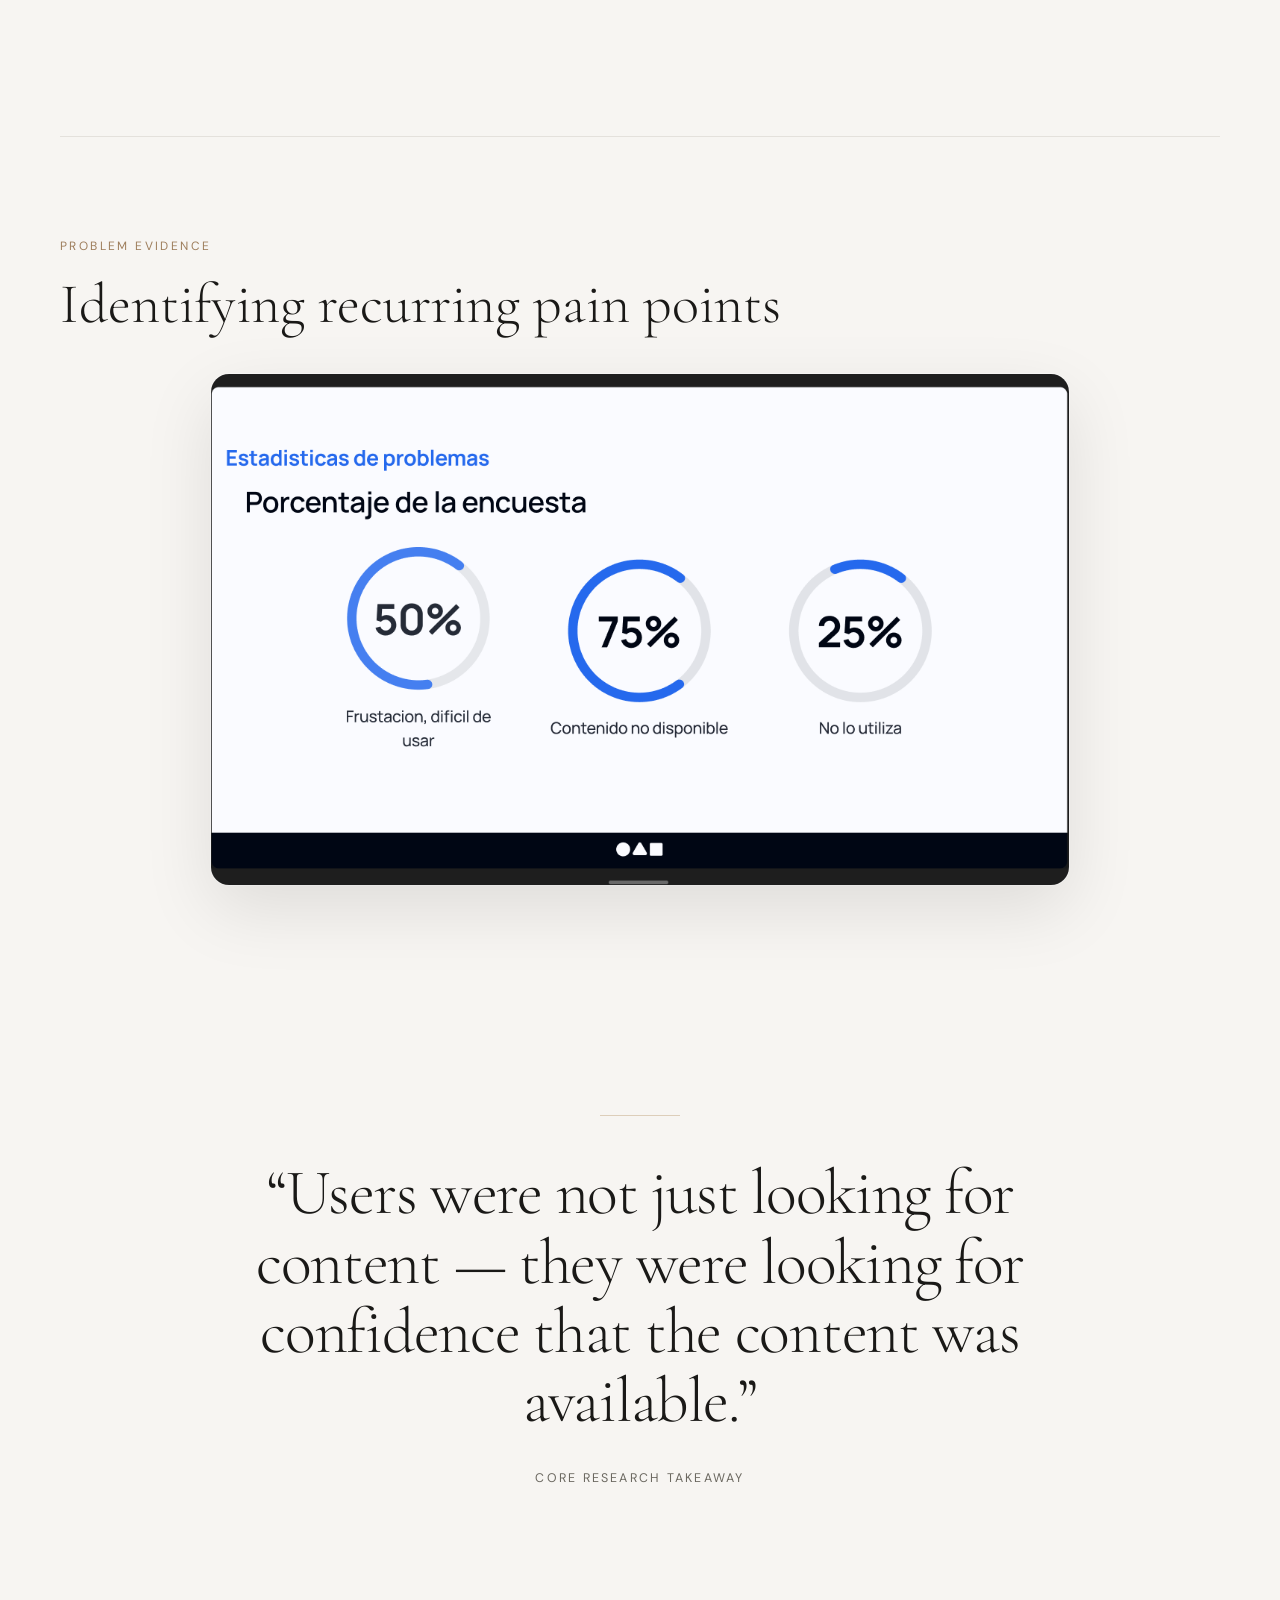
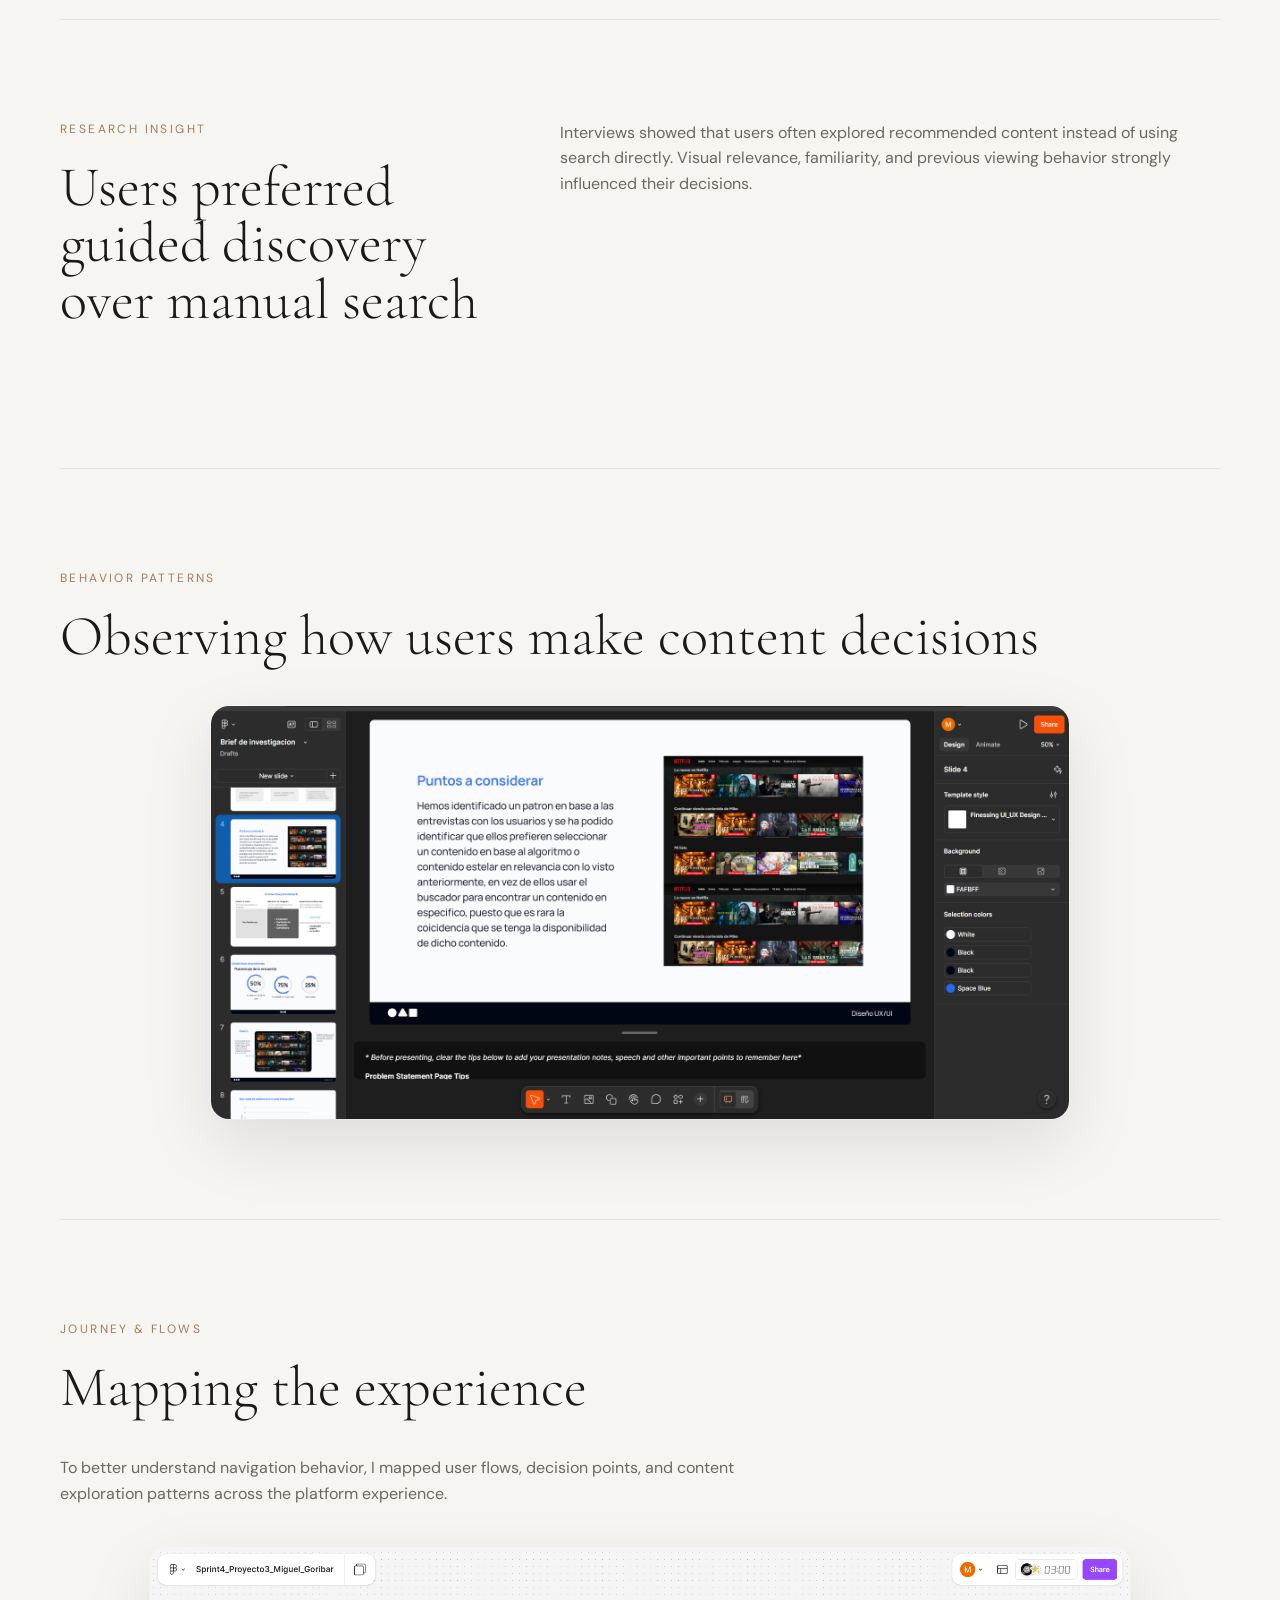
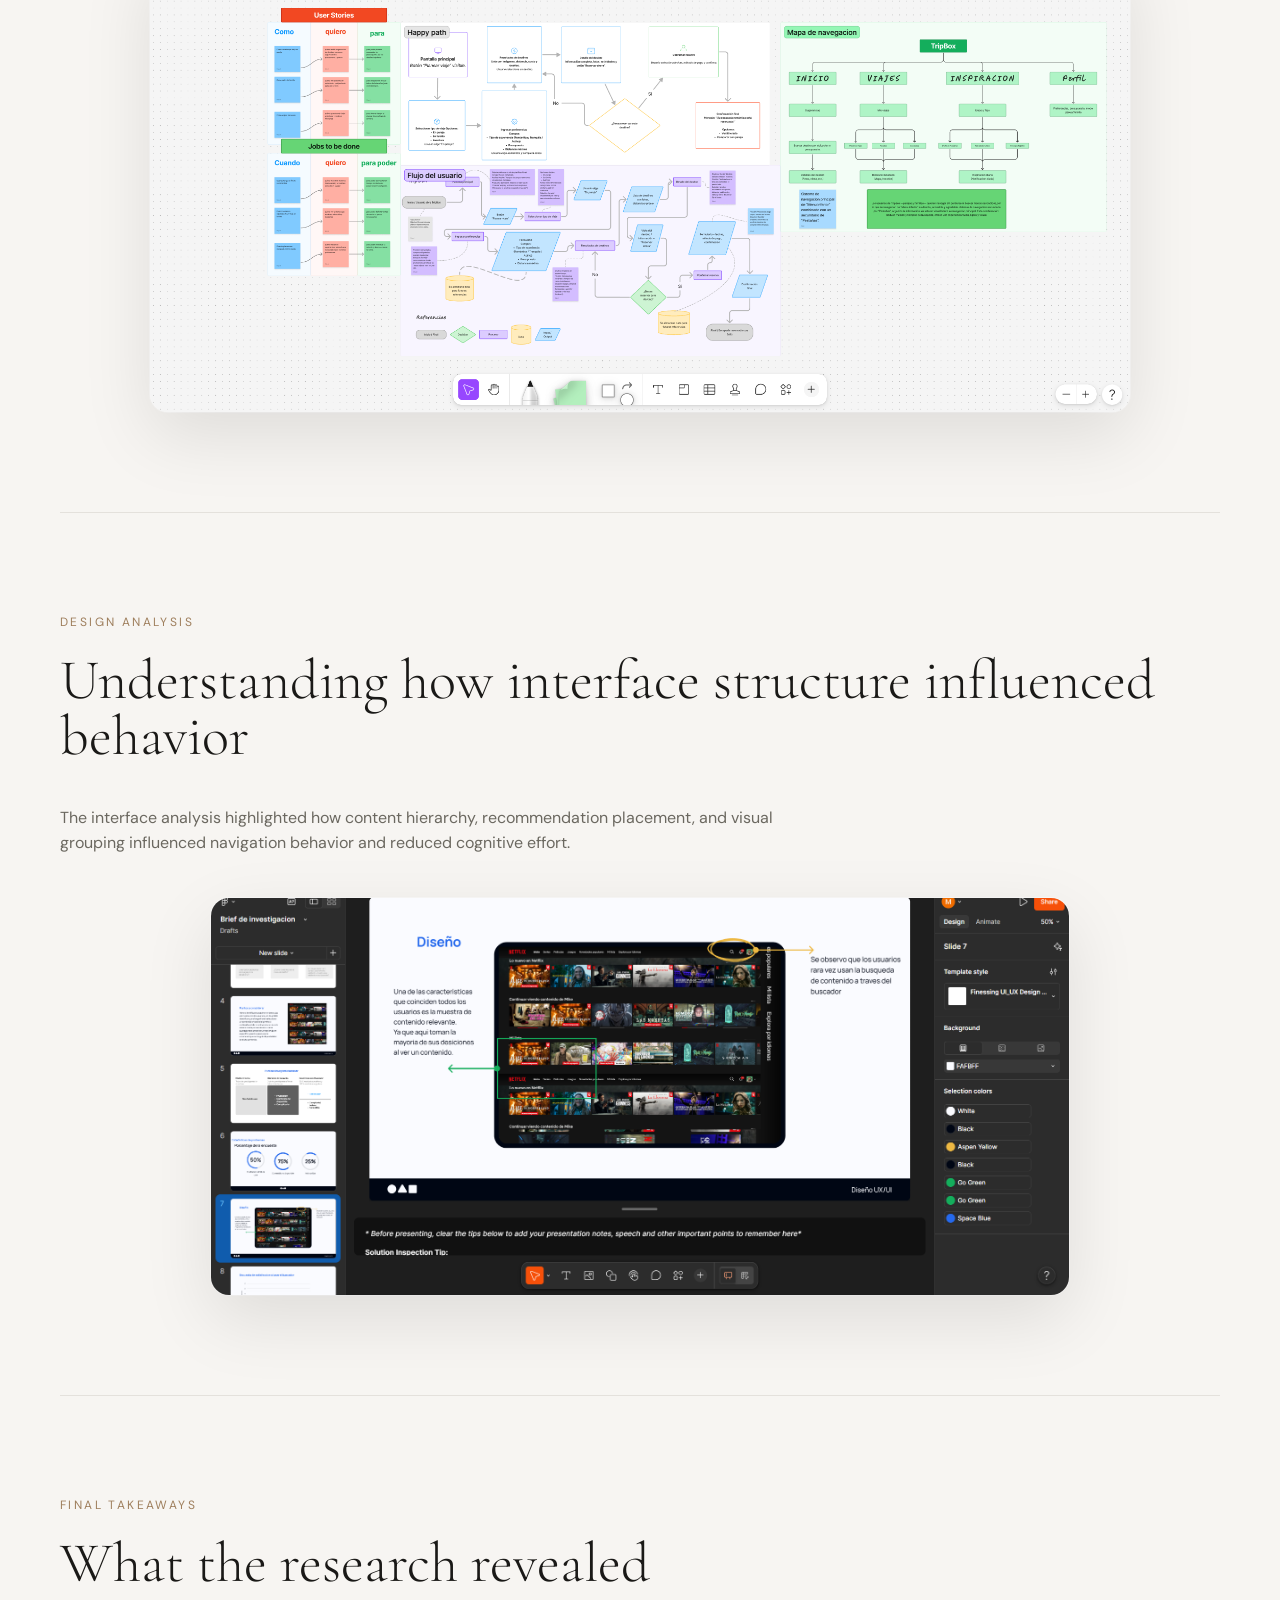
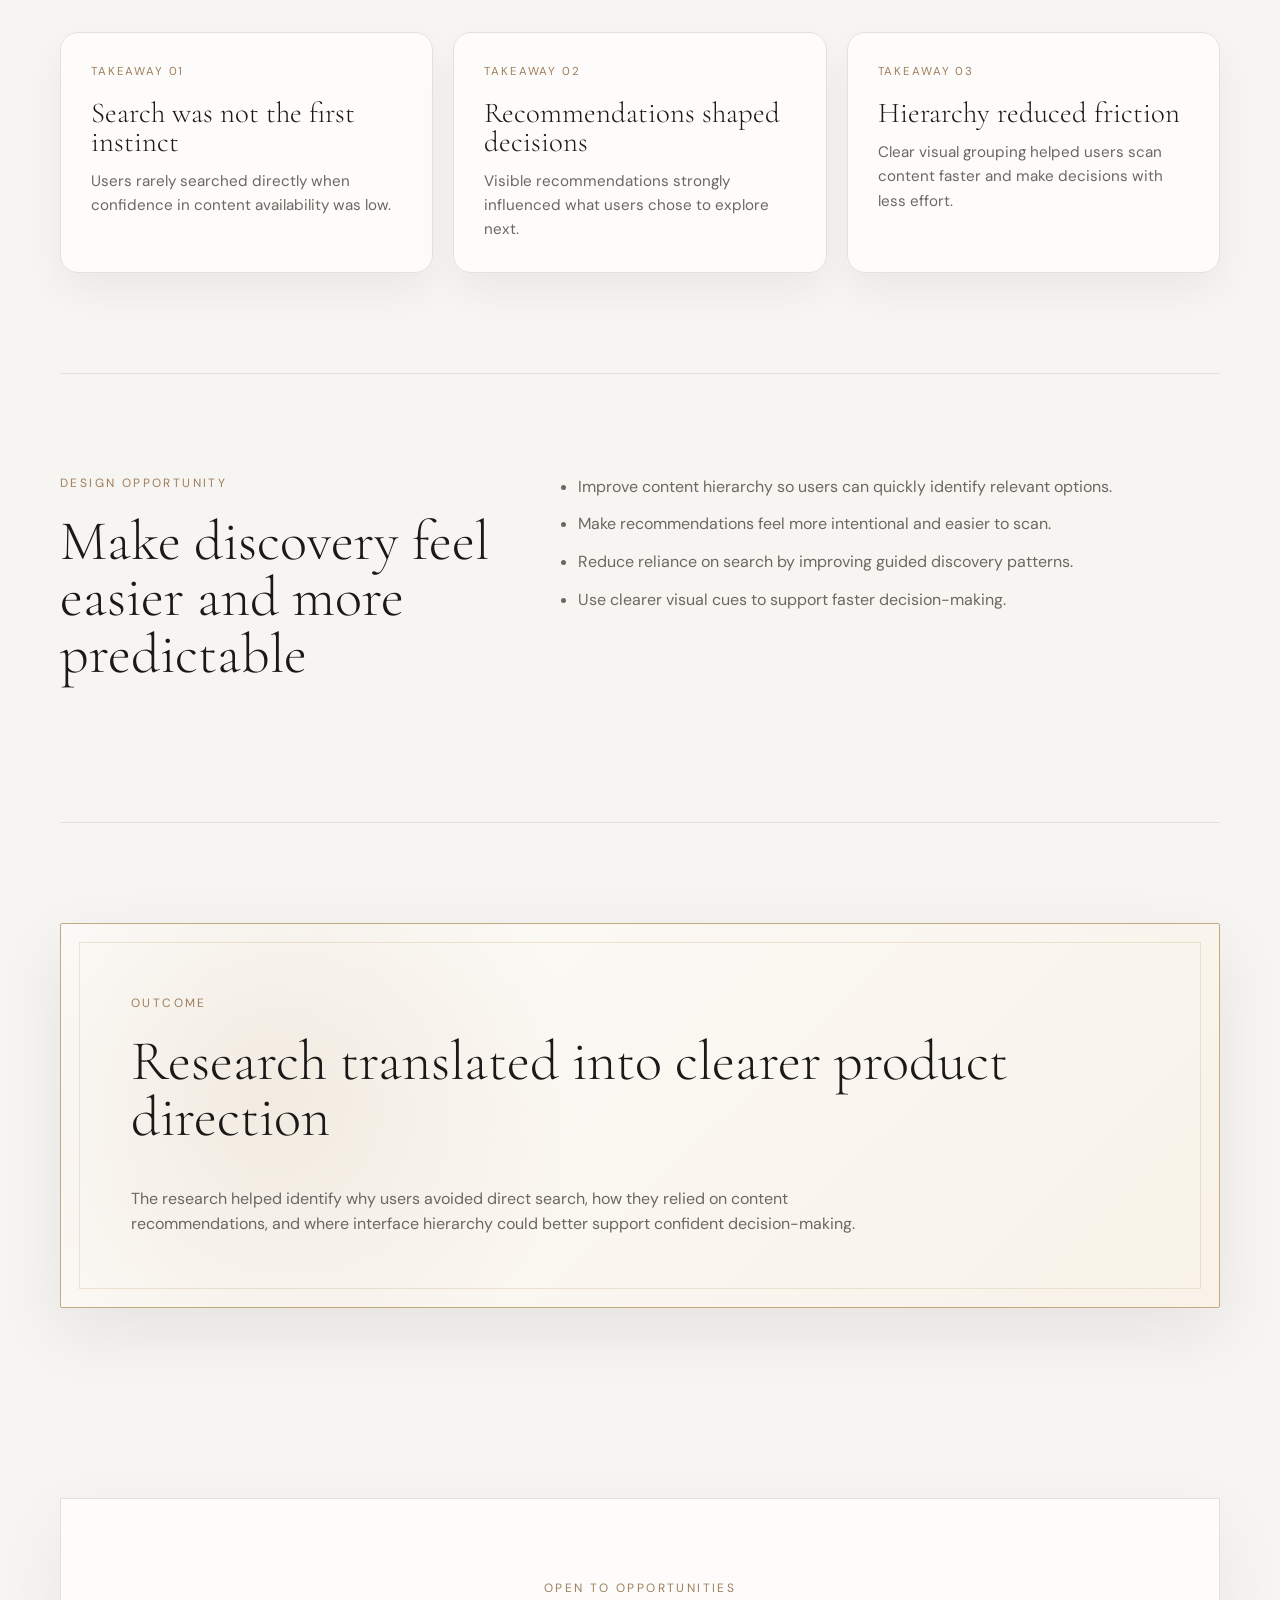
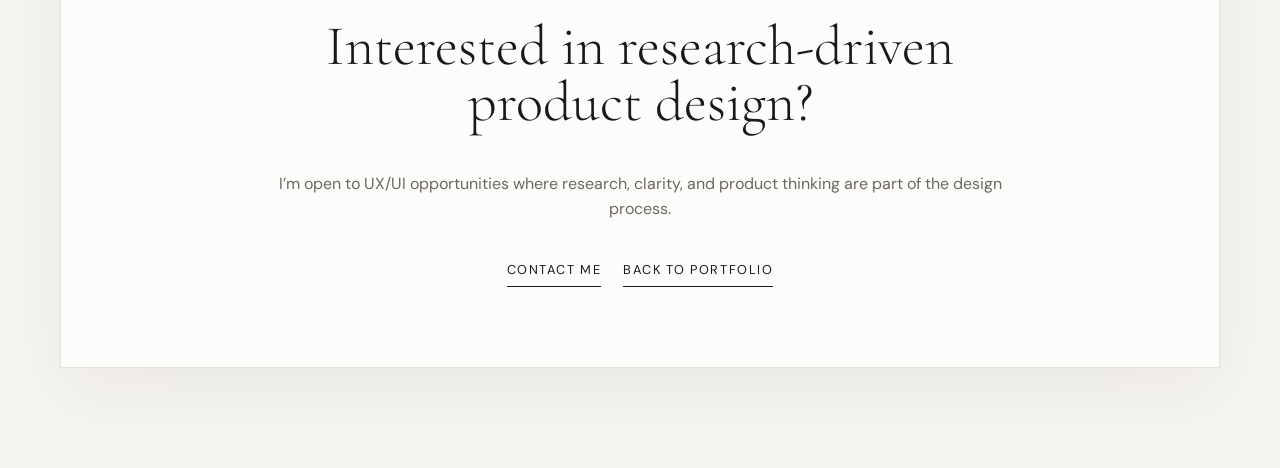
<file: project-research.html>
<!DOCTYPE html>
<html lang="en">
<head>
<meta charset="UTF-8">
<meta name="viewport" content="width=device-width, initial-scale=1.0">
<title>UX Research Case Study — Miguel Goribar</title>
<link rel="icon" type="image/png" href="images/Logo.png">

<meta property="og:title" content="Miguel Goribar — UX/UI Designer" />
<meta property="og:description" content="Research-driven UX/UI portfolio focused on usability and digital products." />
<meta property="og:image" content="preview.png" />
<meta property="og:type" content="website" />

<meta name="twitter:card" content="summary_large_image" />
<meta name="twitter:title" content="Miguel Goribar — UX/UI Designer" />
<meta name="twitter:description" content="Research-driven UX/UI portfolio focused on usability and digital products." />
<meta name="twitter:image" content="preview.png" />

<link rel="preconnect" href="https://fonts.googleapis.com">
<link rel="preconnect" href="https://fonts.gstatic.com" crossorigin>

<link rel="dns-prefetch" href="https://fonts.googleapis.com">
<link rel="dns-prefetch" href="https://fonts.gstatic.com">

<link
href="https://fonts.googleapis.com/css2?family=Cormorant+Garamond:ital,wght@0,300;0,400;0,600;1,300;1,400&family=DM+Sans:wght@300;400;500;600&display=swap"
rel="stylesheet">

<link rel="stylesheet" href="css/style.css">

</head>

<body class="case-page">

<nav>

<a href="index.html#work">Work</a>
<a href="index.html#about">About</a>
<a href="index.html#contact">Contact</a>

</nav>

<main>

<section class="hero">
  <div class="hero-content">
    <div class="label">UX Research · Content Discovery</div>

    <h1>Clearer content discovery</h1>

    <p class="hero-subtitle">
      Understanding how users find, evaluate, and choose digital content.
    </p>

    <p class="hero-desc">
      A UX research case study focused on decision-making, navigation behavior, and the moments where users need more clarity before moving forward.
    </p>
  </div>

  <div class="hero-visual">
    <img src="images/Brief7.png" alt="User flows and navigation mapping board">
  </div>
</section>

<section class="meta-grid reveal">
  <div class="meta-card"><span>Role</span><strong>UX Researcher</strong></div>
  <div class="meta-card"><span>Focus</span><strong>Content Discovery</strong></div>
  <div class="meta-card"><span>Methods</span><strong>Interviews · Journey Mapping</strong></div>
  <div class="meta-card"><span>Output</span><strong>Insights · UX Opportunities</strong></div>
</section>

<section class="case-section two-col reveal">
  <div>
    <div class="label">Problem</div>
    <h2>Users struggled to find content with confidence</h2>
  </div>

  <div>
    <p>
      Research revealed that users often felt frustrated when looking for specific content. Instead of relying only on direct search, they preferred familiar recommendations and visible content rows because they felt more predictable.
    </p>
  </div>
</section>

<section class="case-section reveal">
  <div class="label">Problem evidence</div>
  <h2>Identifying recurring pain points</h2>

  <div class="image-block">
    <img src="images/Brief1.png" alt="Survey results showing user pain points">
  </div>
</section>

<section class="quote-section reveal">
  <div class="quote-line"></div>

  <blockquote>
    “Users were not just looking for content — they were looking for confidence that the content was available.”
  </blockquote>

  <p class="quote-caption">
    Core research takeaway
  </p>
</section>

<section class="case-section two-col reveal">
  <div>
    <div class="label">Research insight</div>
    <h2>Users preferred guided discovery over manual search</h2>
  </div>

  <div>
    <p>
      Interviews showed that users often explored recommended content instead of using search directly. Visual relevance, familiarity, and previous viewing behavior strongly influenced their decisions.
    </p>
  </div>
</section>

<section class="case-section reveal">
  <div class="label">Behavior patterns</div>
  <h2>Observing how users make content decisions</h2>

  <div class="image-block">
    <img src="images/Brief5.png" alt="Research insight slide about user behavior patterns">
  </div>
</section>

<section class="case-section reveal">
  <div class="label">Journey & flows</div>
  <h2>Mapping the experience</h2>

  <p>
    To better understand navigation behavior, I mapped user flows, decision points, and content exploration patterns across the platform experience.
  </p>

  <div class="image-block wide">
    <img src="images/Brief7.png" alt="User journey, user flow, and navigation map">
  </div>
</section>

<section class="case-section reveal">
  <div class="label">Design analysis</div>
  <h2>Understanding how interface structure influenced behavior</h2>

  <p>
    The interface analysis highlighted how content hierarchy, recommendation placement, and visual grouping influenced navigation behavior and reduced cognitive effort.
  </p>

  <div class="image-block">
    <img src="images/Brief6.png" alt="Annotated interface analysis">
  </div>
</section>

<section class="case-section reveal">
  <div class="label">Final takeaways</div>
  <h2>What the research revealed</h2>

  <div class="insights-grid">
    <div class="insight-card">
      <span>Takeaway 01</span>
      <h3>Search was not the first instinct</h3>
      <p>Users rarely searched directly when confidence in content availability was low.</p>
    </div>

    <div class="insight-card">
      <span>Takeaway 02</span>
      <h3>Recommendations shaped decisions</h3>
      <p>Visible recommendations strongly influenced what users chose to explore next.</p>
    </div>

    <div class="insight-card">
      <span>Takeaway 03</span>
      <h3>Hierarchy reduced friction</h3>
      <p>Clear visual grouping helped users scan content faster and make decisions with less effort.</p>
    </div>
  </div>
</section>

<section class="case-section two-col reveal">
  <div>
    <div class="label">Design opportunity</div>
    <h2>Make discovery feel easier and more predictable</h2>
  </div>

  <div>
    <ul>
      <li>Improve content hierarchy so users can quickly identify relevant options.</li>
      <li>Make recommendations feel more intentional and easier to scan.</li>
      <li>Reduce reliance on search by improving guided discovery patterns.</li>
      <li>Use clearer visual cues to support faster decision-making.</li>
    </ul>
  </div>
</section>

<section class="case-section reveal">
  <div class="outcome-card">
    <div class="label">Outcome</div>
    <h2>Research translated into clearer product direction</h2>
    <p>
      The research helped identify why users avoided direct search, how they relied on content recommendations, and where interface hierarchy could better support confident decision-making.
    </p>
  </div>
</section>

<section class="final-cta reveal">
  <div class="label">Open to opportunities</div>
  <h2>Interested in research-driven product design?</h2>
  <p>
    I’m open to UX/UI opportunities where research, clarity, and product thinking are part of the design process.
  </p>

  <div class="cta-actions">
    <a href="mailto:gorilaz_258@hotmail.com">Contact me</a>
    <a href="index.html">Back to portfolio</a>
  </div>
</section>

</main>

<script>
const observer = new IntersectionObserver((entries)=>{
entries.forEach(entry=>{
if(entry.isIntersecting){entry.target.classList.add("visible")}
})
},{threshold:0.15})

window.addEventListener("DOMContentLoaded",()=>{
document.querySelectorAll(".reveal").forEach(el=>{
observer.observe(el)
})
})
</script>

<script>
document.querySelectorAll("a").forEach(link=>{
  const href = link.getAttribute("href");

  if(
    href &&
    !href.startsWith("#") &&
    !href.startsWith("mailto:") &&
    !href.startsWith("http") &&
    link.target !== "_blank"
  ){
    link.addEventListener("click", function(e){
      e.preventDefault();
      document.body.classList.add("page-exit");

      setTimeout(()=>{
        window.location.href = href;
      }, 280);
    });
  }
});
</script>

</body>
</html>
</file>
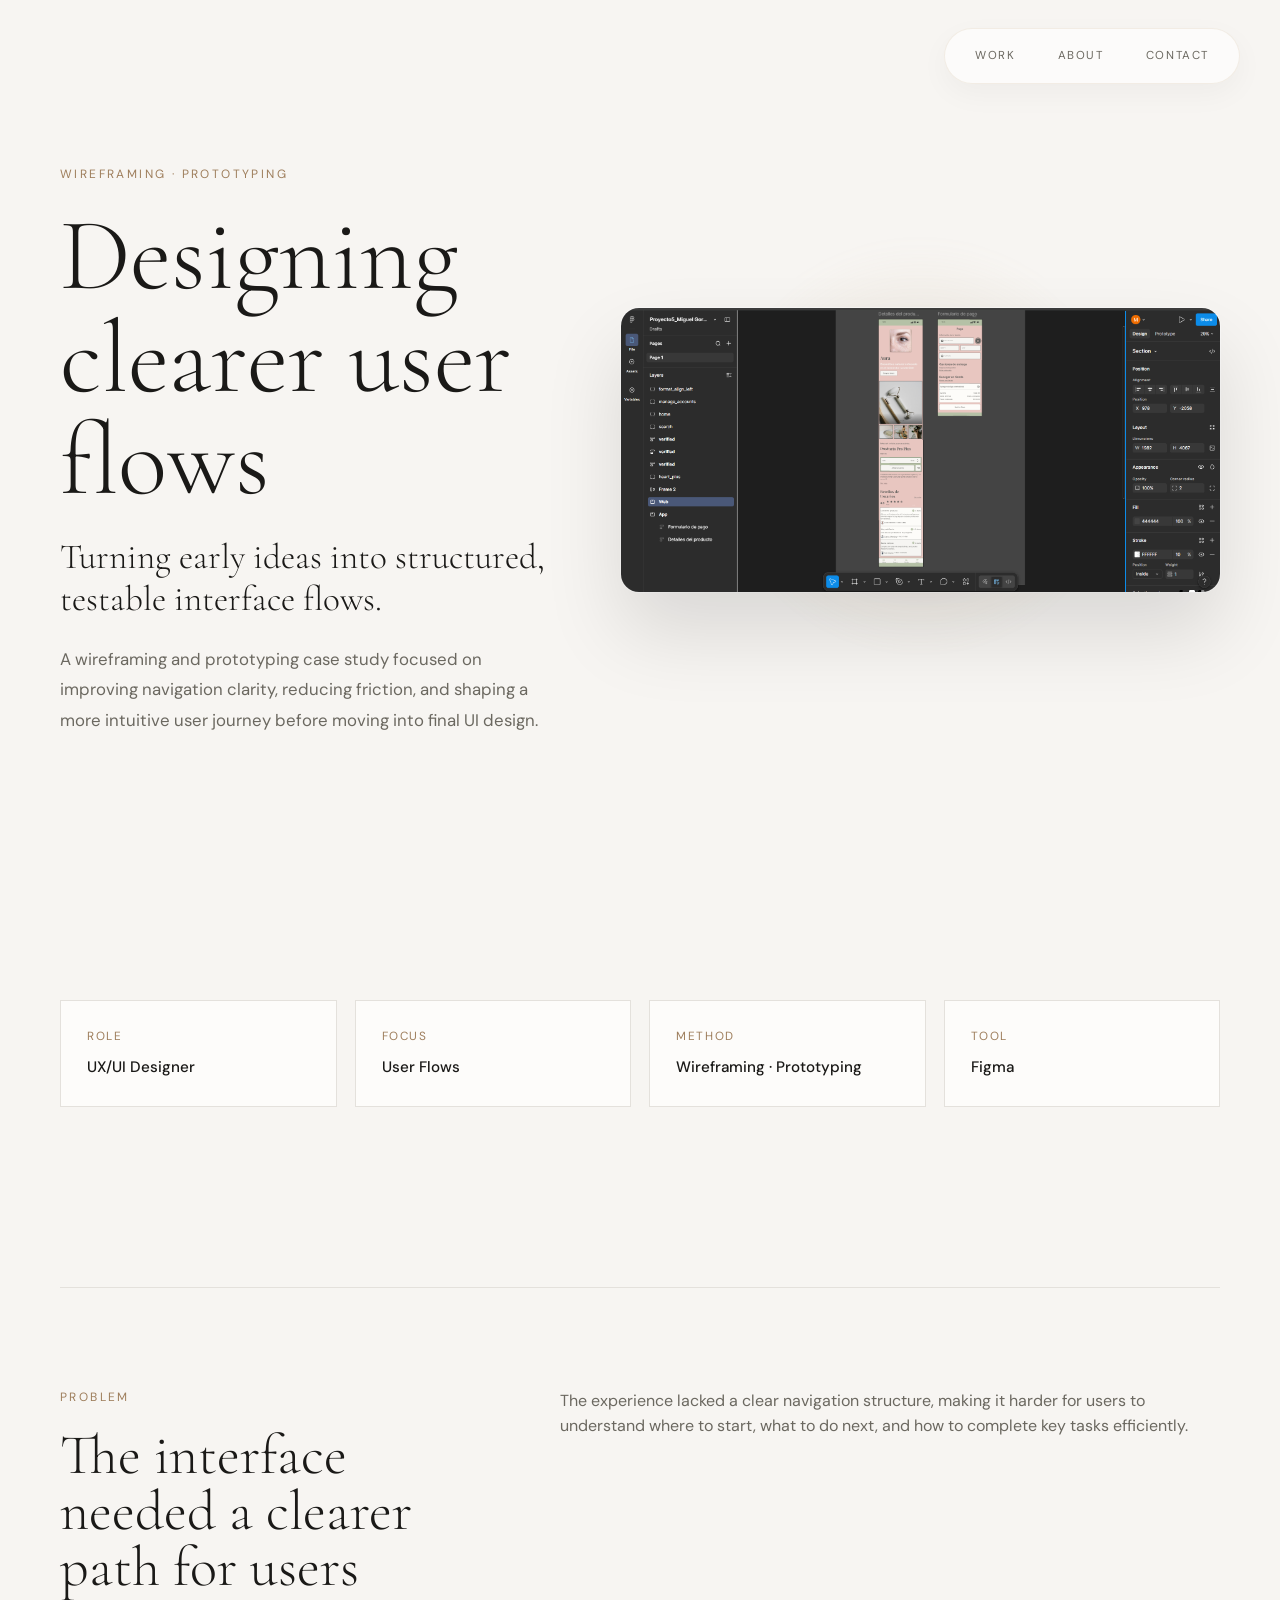
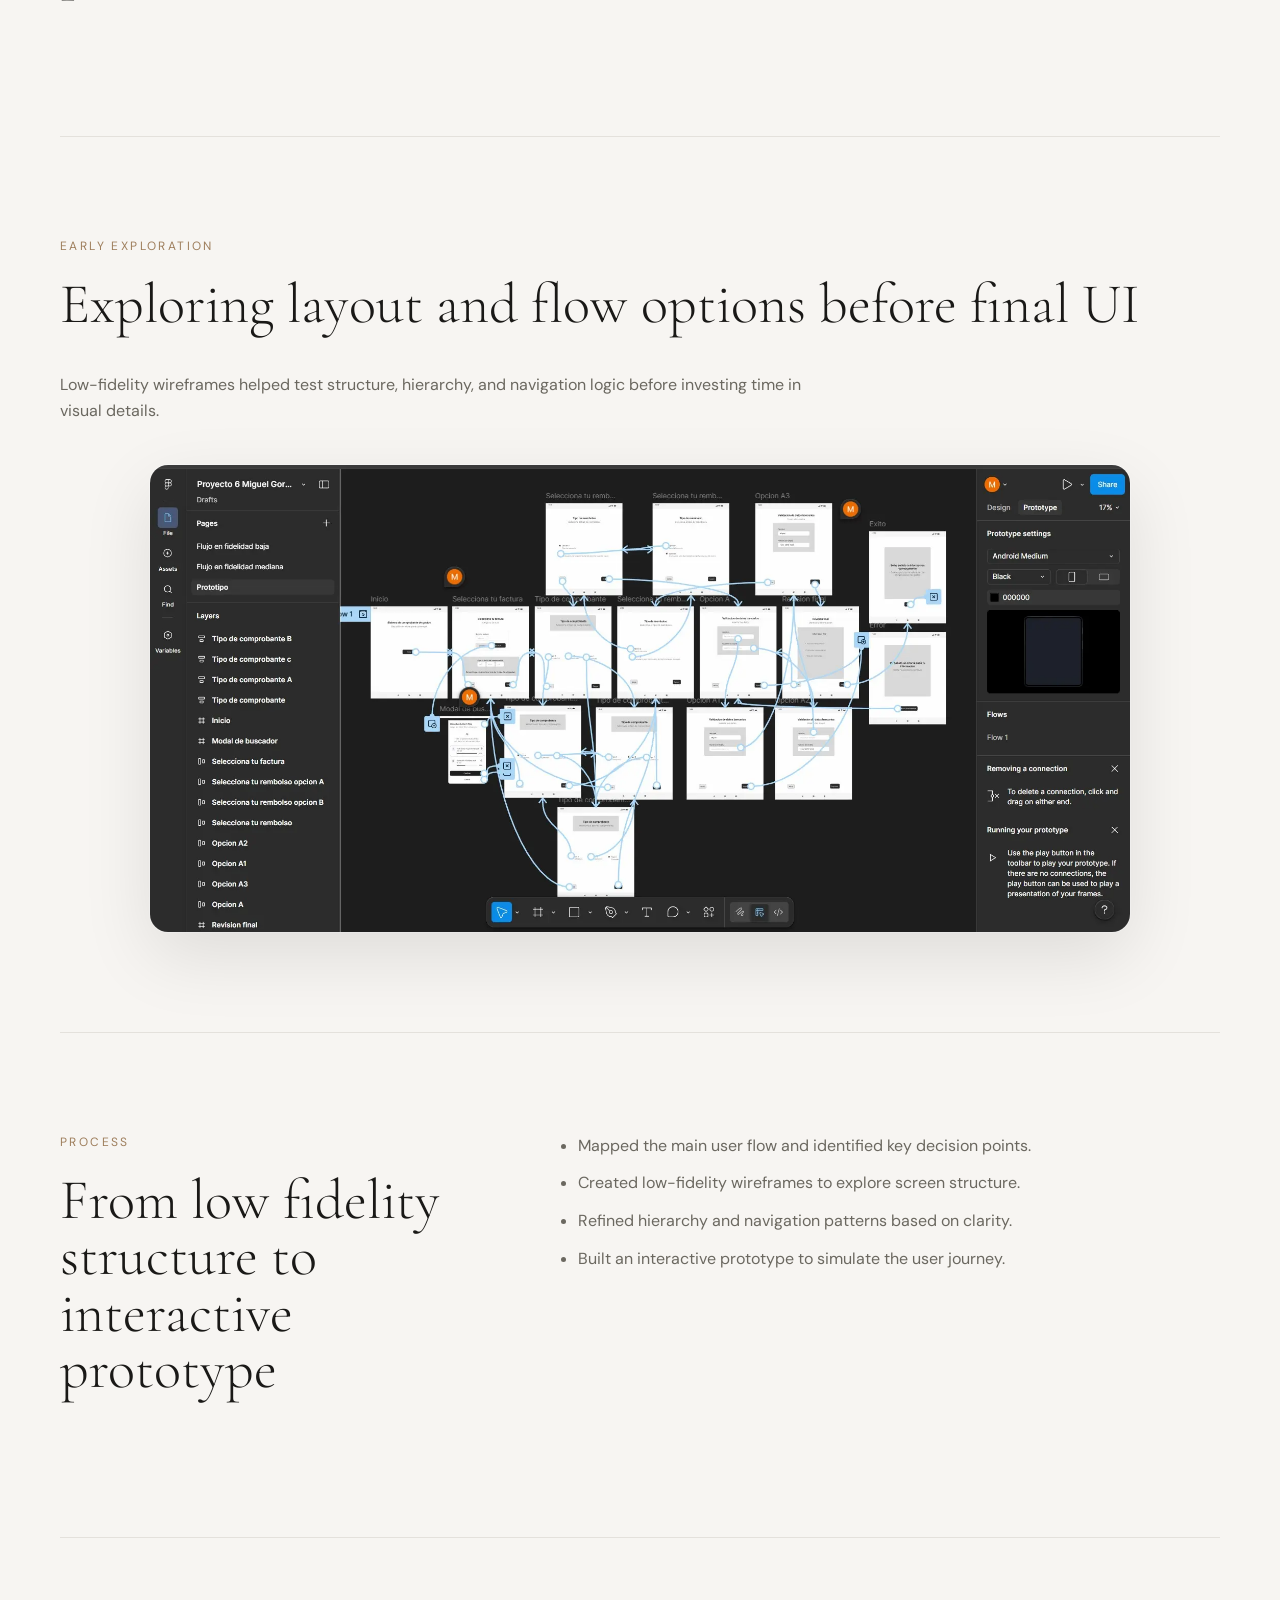
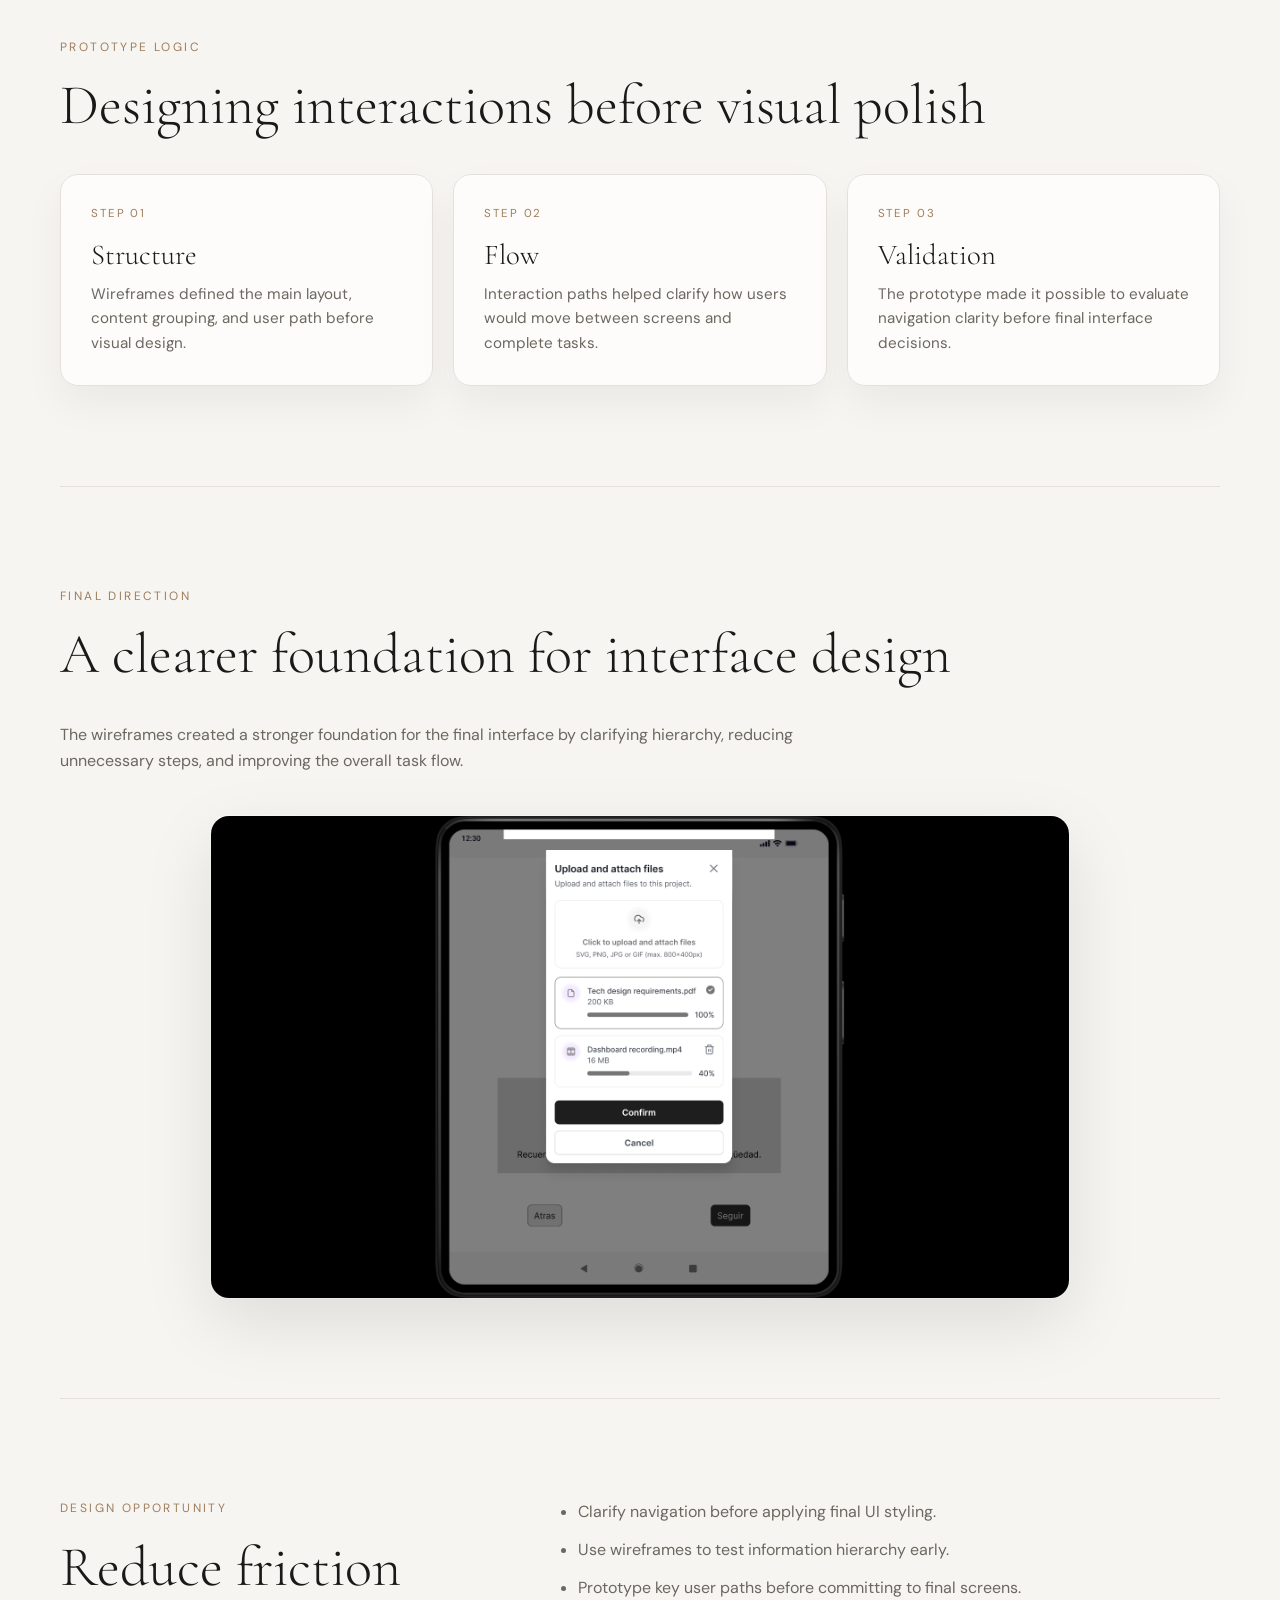
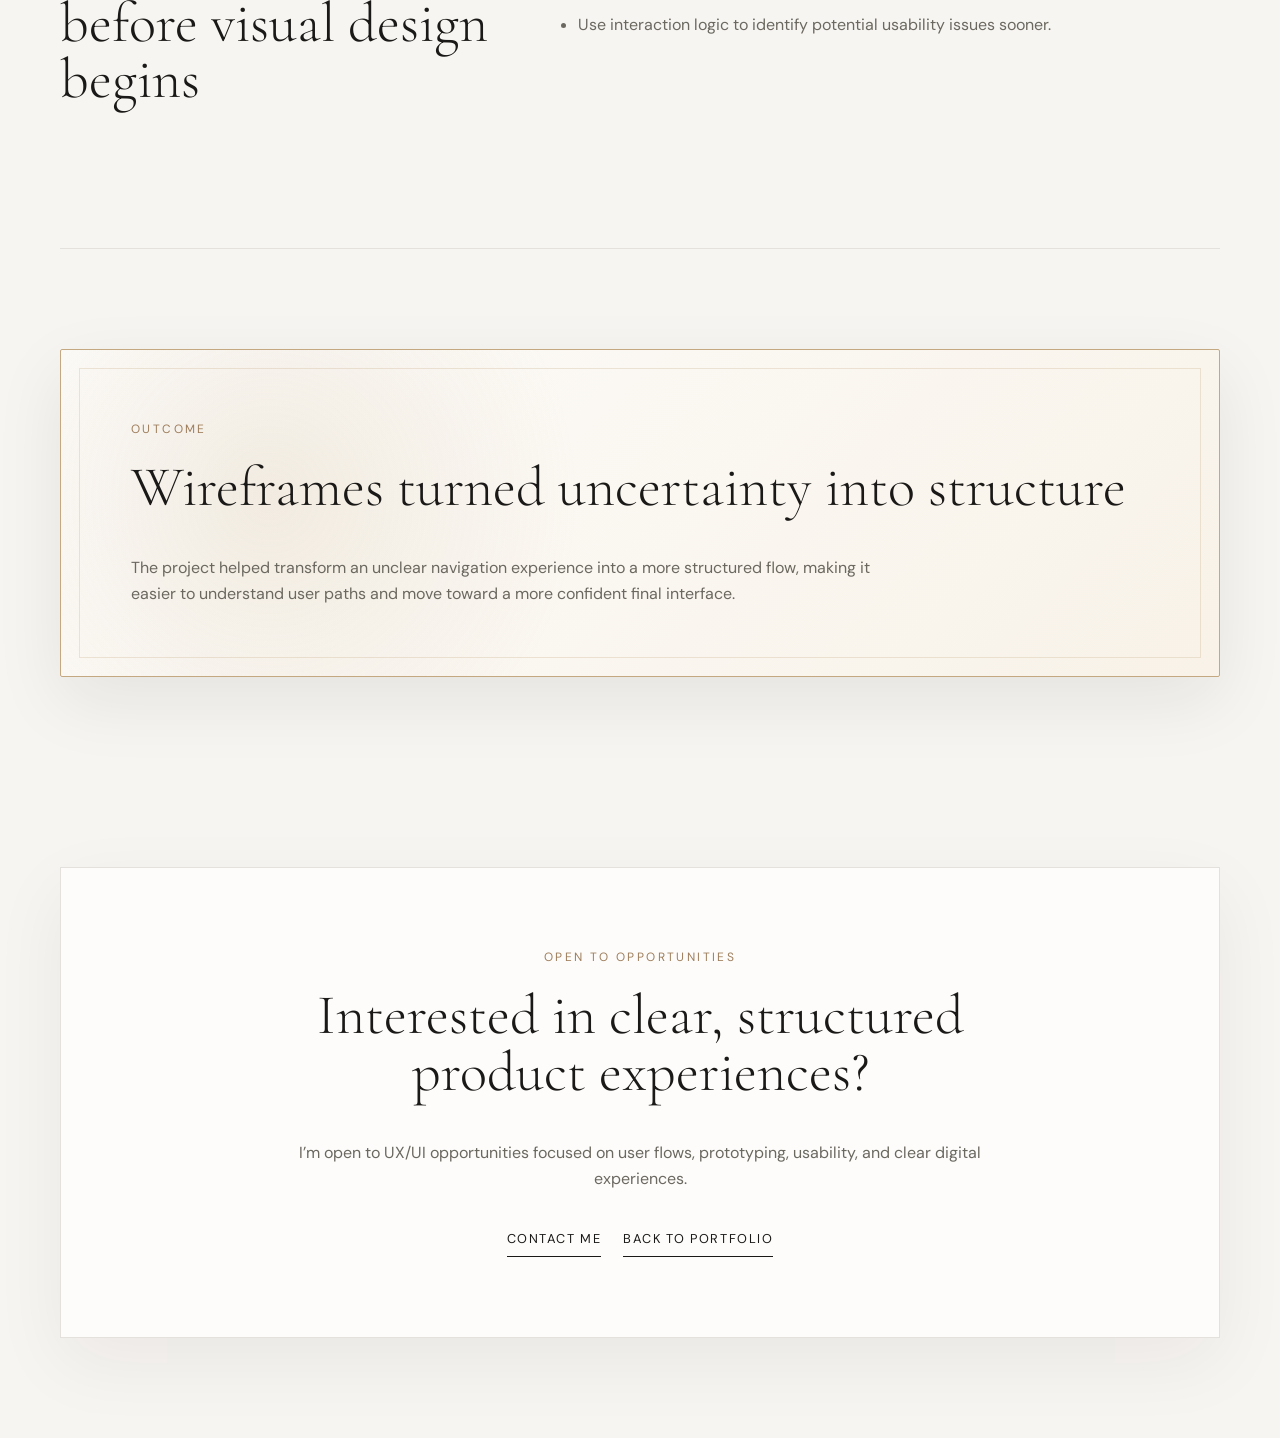
<file: project-wireframe.html>
<!DOCTYPE html>
<html lang="en">
<head>
<meta charset="UTF-8">
<meta name="viewport" content="width=device-width, initial-scale=1.0">
<title>Wireframing Case Study — Miguel Goribar</title>
<link rel="icon" type="image/png" href="images/Logo.png">

<meta property="og:title" content="Miguel Goribar — UX/UI Designer" />
<meta property="og:description" content="Research-driven UX/UI portfolio focused on usability and digital products." />
<meta property="og:image" content="preview.png" />
<meta property="og:type" content="website" />

<meta name="twitter:card" content="summary_large_image" />
<meta name="twitter:title" content="Miguel Goribar — UX/UI Designer" />
<meta name="twitter:description" content="Research-driven UX/UI portfolio focused on usability and digital products." />
<meta name="twitter:image" content="preview.png" />

<link rel="preconnect" href="https://fonts.googleapis.com">
<link rel="preconnect" href="https://fonts.gstatic.com" crossorigin>

<link rel="dns-prefetch" href="https://fonts.googleapis.com">
<link rel="dns-prefetch" href="https://fonts.gstatic.com">

<link
href="https://fonts.googleapis.com/css2?family=Cormorant+Garamond:ital,wght@0,300;0,400;0,600;1,300;1,400&family=DM+Sans:wght@300;400;500;600&display=swap"
rel="stylesheet">

<link rel="stylesheet" href="css/style.css">

</head>

<body class="case-page">

<nav>
<a href="index.html#work">Work</a>
<a href="index.html#about">About</a>
<a href="index.html#contact">Contact</a>
</nav>

<main>

<section class="hero">
  <div class="hero-content">
    <div class="label">Wireframing · Prototyping</div>

    <h1>Designing clearer user flows</h1>

    <p class="hero-subtitle">
      Turning early ideas into structured, testable interface flows.
    </p>

    <p class="hero-desc">
      A wireframing and prototyping case study focused on improving navigation clarity, reducing friction, and shaping a more intuitive user journey before moving into final UI design.
    </p>
  </div>

  <div class="hero-visual">
    <img src="images/Modal6.png" alt="Final booking flow prototype screen">
  </div>
</section>

<section class="meta-grid reveal">
  <div class="meta-card"><span>Role</span><strong>UX/UI Designer</strong></div>
  <div class="meta-card"><span>Focus</span><strong>User Flows</strong></div>
  <div class="meta-card"><span>Method</span><strong>Wireframing · Prototyping</strong></div>
  <div class="meta-card"><span>Tool</span><strong>Figma</strong></div>
</section>

<section class="case-section two-col reveal">
  <div>
    <div class="label">Problem</div>
    <h2>The interface needed a clearer path for users</h2>
  </div>

  <div>
    <p>
      The experience lacked a clear navigation structure, making it harder for users to understand where to start, what to do next, and how to complete key tasks efficiently.
    </p>
  </div>
</section>

<section class="case-section reveal">
  <div class="label">Early exploration</div>
  <h2>Exploring layout and flow options before final UI</h2>

  <p>
    Low-fidelity wireframes helped test structure, hierarchy, and navigation logic before investing time in visual details.
  </p>

  <div class="image-block wide">
    <img src="images/wireframe-project.webp" alt="Low fidelity wireframe exploration">
  </div>
</section>

<section class="case-section two-col reveal">
  <div>
    <div class="label">Process</div>
    <h2>From low fidelity structure to interactive prototype</h2>
  </div>

  <div>
    <ul>
      <li>Mapped the main user flow and identified key decision points.</li>
      <li>Created low-fidelity wireframes to explore screen structure.</li>
      <li>Refined hierarchy and navigation patterns based on clarity.</li>
      <li>Built an interactive prototype to simulate the user journey.</li>
    </ul>
  </div>
</section>

<section class="case-section reveal">
  <div class="label">Prototype logic</div>
  <h2>Designing interactions before visual polish</h2>

  <div class="insights-grid">
    <div class="insight-card">
      <span>Step 01</span>
      <h3>Structure</h3>
      <p>Wireframes defined the main layout, content grouping, and user path before visual design.</p>
    </div>

    <div class="insight-card">
      <span>Step 02</span>
      <h3>Flow</h3>
      <p>Interaction paths helped clarify how users would move between screens and complete tasks.</p>
    </div>

    <div class="insight-card">
      <span>Step 03</span>
      <h3>Validation</h3>
      <p>The prototype made it possible to evaluate navigation clarity before final interface decisions.</p>
    </div>
  </div>
</section>

<section class="case-section reveal">
  <div class="label">Final direction</div>
  <h2>A clearer foundation for interface design</h2>

  <p>
    The wireframes created a stronger foundation for the final interface by clarifying hierarchy, reducing unnecessary steps, and improving the overall task flow.
  </p>

  <div class="image-block">
    <img src="images/Modal.png" alt="Wireframe final direction">
  </div>
</section>

<section class="case-section two-col reveal">
  <div>
    <div class="label">Design opportunity</div>
    <h2>Reduce friction before visual design begins</h2>
  </div>

  <div>
    <ul>
      <li>Clarify navigation before applying final UI styling.</li>
      <li>Use wireframes to test information hierarchy early.</li>
      <li>Prototype key user paths before committing to final screens.</li>
      <li>Use interaction logic to identify potential usability issues sooner.</li>
    </ul>
  </div>
</section>

<section class="case-section reveal">
  <div class="outcome-card">
    <div class="label">Outcome</div>
    <h2>Wireframes turned uncertainty into structure</h2>
    <p>
      The project helped transform an unclear navigation experience into a more structured flow, making it easier to understand user paths and move toward a more confident final interface.
    </p>
  </div>
</section>

<section class="final-cta reveal">
  <div class="label">Open to opportunities</div>
  <h2>Interested in clear, structured product experiences?</h2>
  <p>
    I’m open to UX/UI opportunities focused on user flows, prototyping, usability, and clear digital experiences.
  </p>

  <div class="cta-actions">
    <a href="mailto:gorilaz_258@hotmail.com">Contact me</a>
    <a href="index.html">Back to portfolio</a>
  </div>
</section>

</main>

<script>
const observer = new IntersectionObserver((entries)=>{
entries.forEach(entry=>{
if(entry.isIntersecting){entry.target.classList.add("visible")}
})
},{threshold:0.15})

window.addEventListener("DOMContentLoaded",()=>{
document.querySelectorAll(".reveal").forEach(el=>{
observer.observe(el)
})
})
</script>

<script>
document.querySelectorAll("a").forEach(link=>{
  const href = link.getAttribute("href");

  if(
    href &&
    !href.startsWith("#") &&
    !href.startsWith("mailto:") &&
    !href.startsWith("http") &&
    link.target !== "_blank"
  ){
    link.addEventListener("click", function(e){
      e.preventDefault();
      document.body.classList.add("page-exit");

      setTimeout(()=>{
        window.location.href = href;
      }, 280);
    });
  }
});
</script>

</body>
</html>
</file>
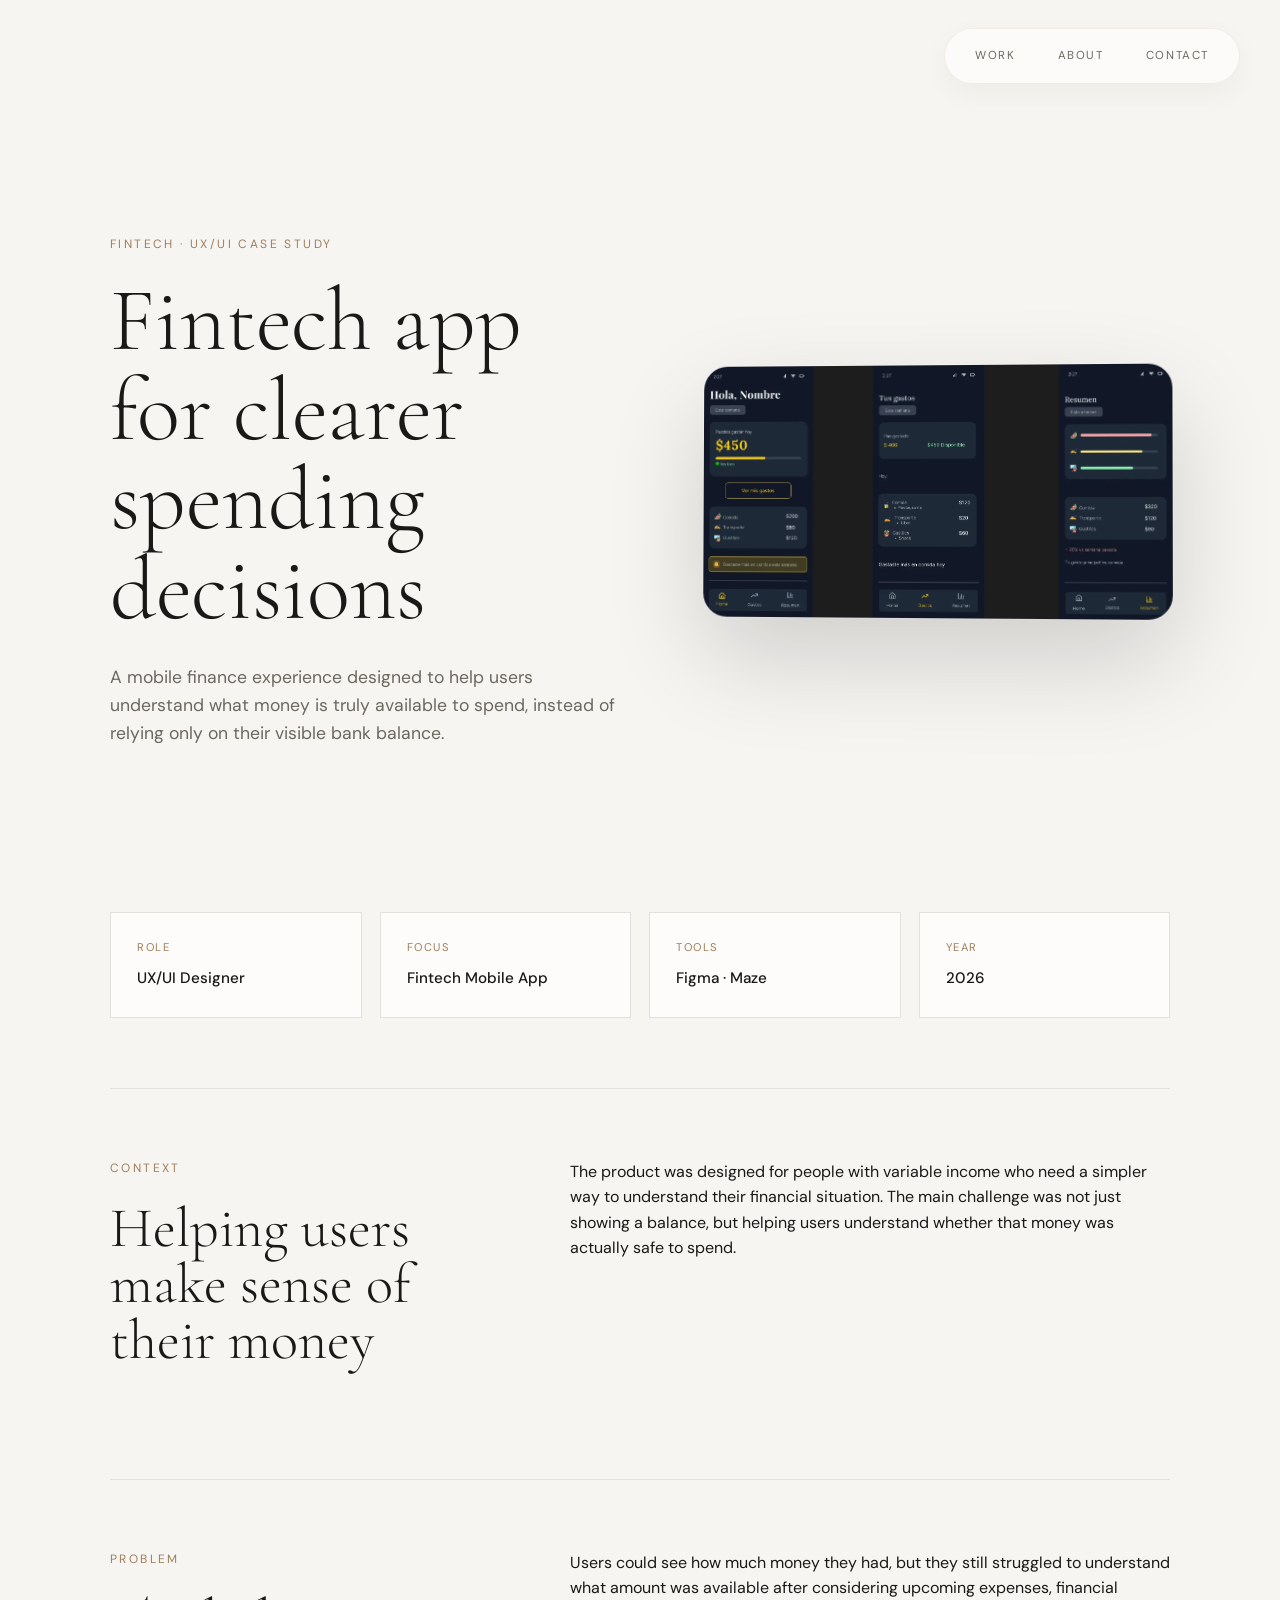
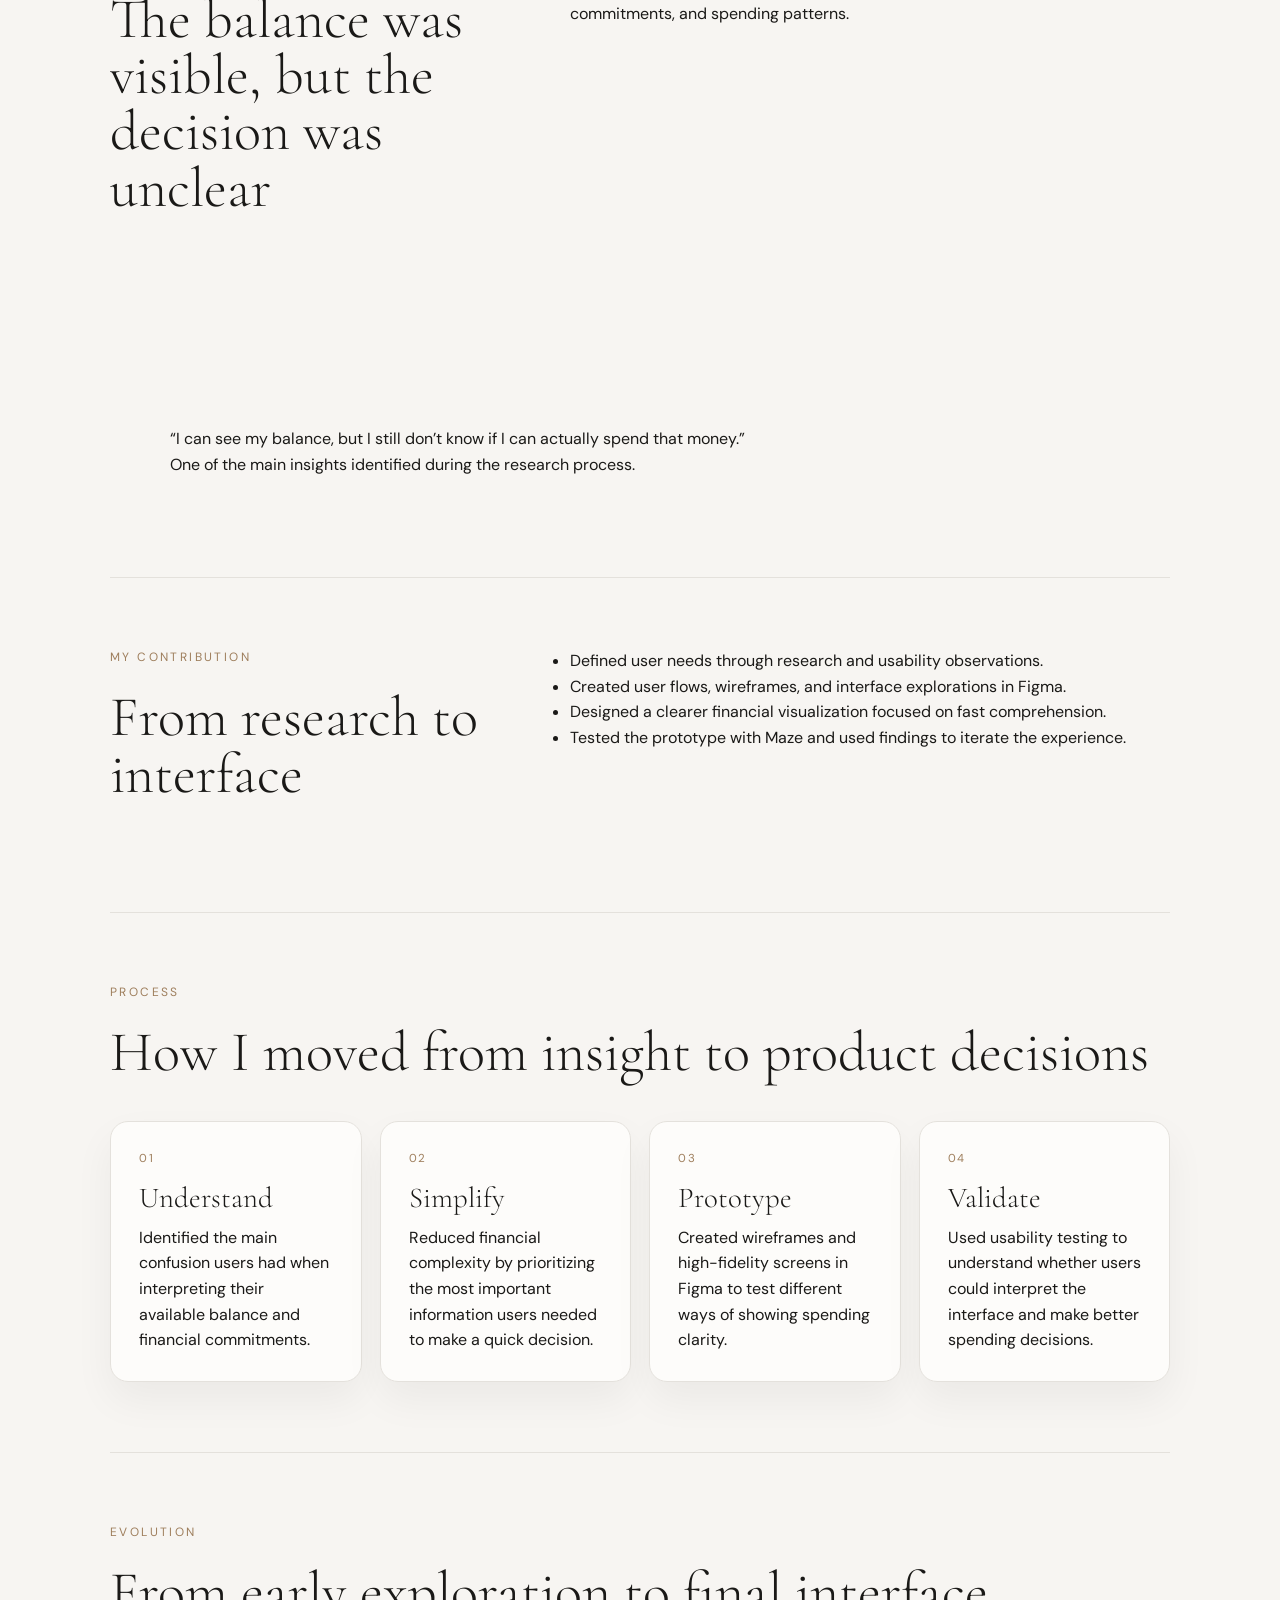
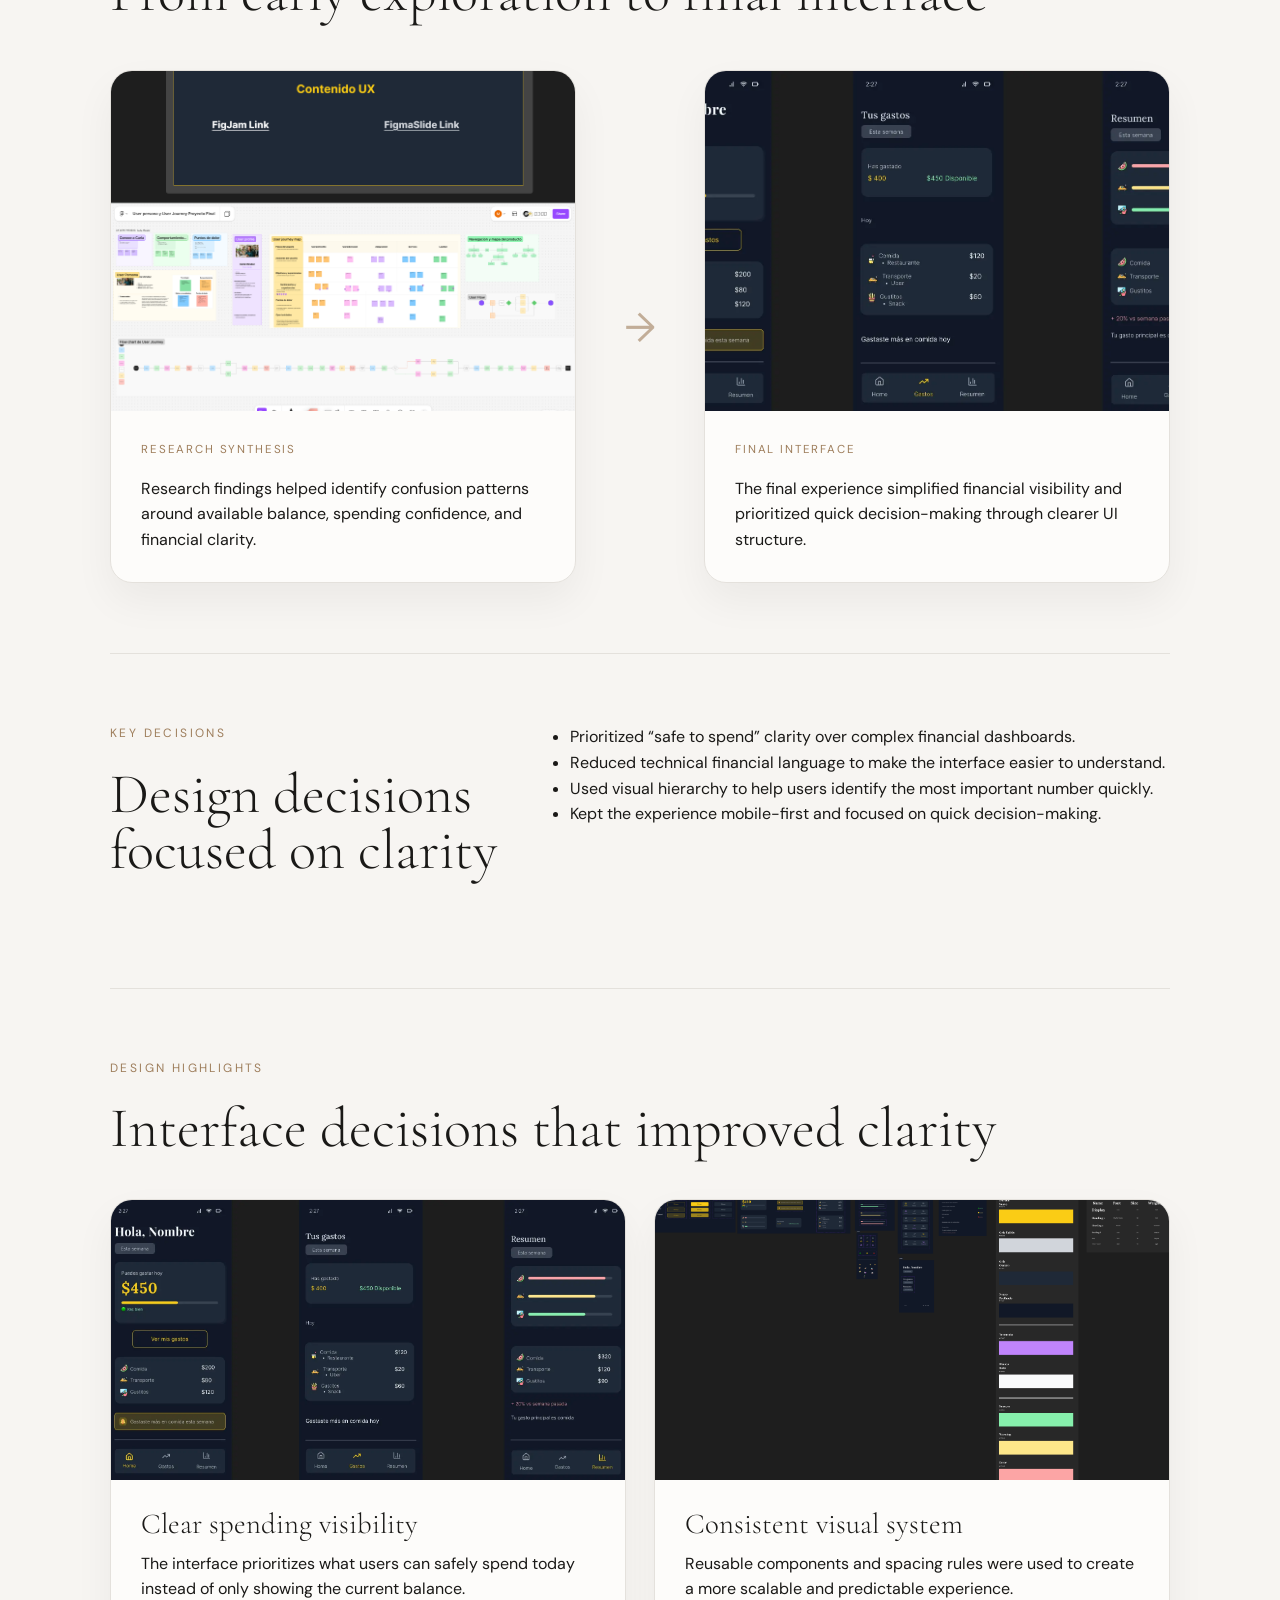
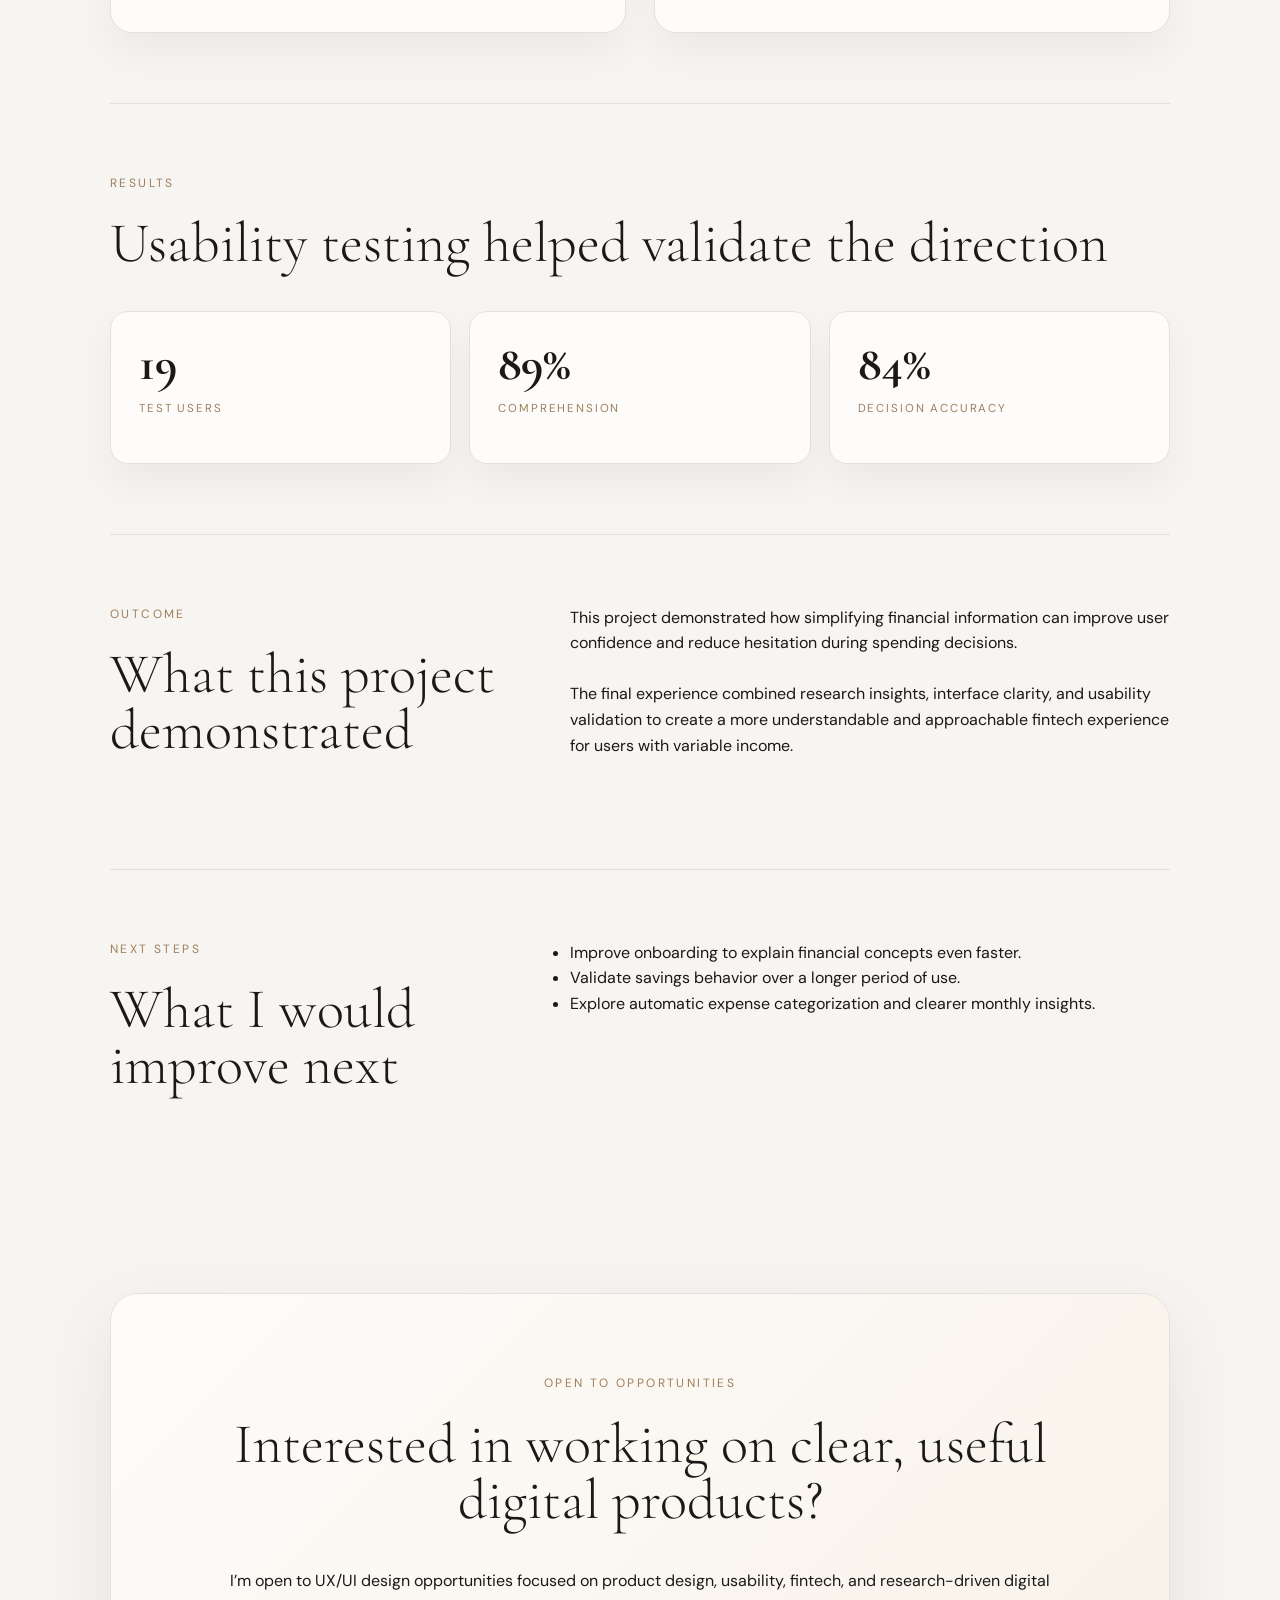
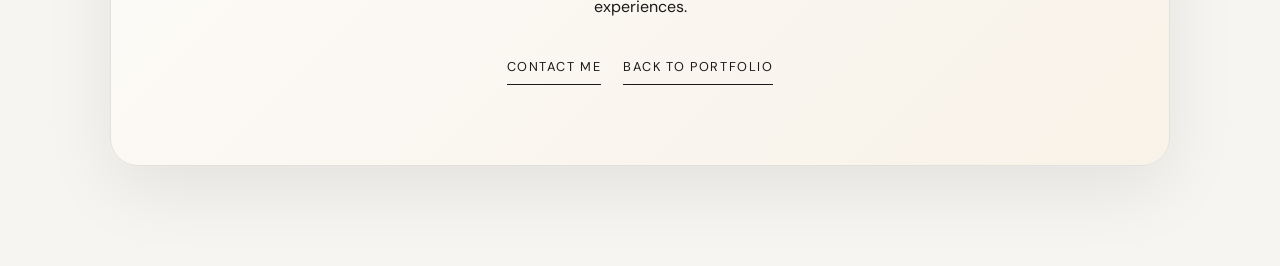
<file: Portfolio/project-fintech.html>
<!DOCTYPE html>
<html lang="en">
<head>
<meta charset="UTF-8">
<meta name="viewport" content="width=device-width, initial-scale=1.0">
<title>Fintech Case Study — Miguel Goribar</title>
<link rel="icon" type="image/png" href="images/Logo.png">

<meta property="og:title" content="Miguel Goribar — UX/UI Designer" />
<meta property="og:description" content="Research-driven UX/UI portfolio focused on usability and digital products." />
<meta property="og:image" content="preview.png" />
<meta property="og:type" content="website" />

<meta name="twitter:card" content="summary_large_image" />
<meta name="twitter:title" content="Miguel Goribar — UX/UI Designer" />
<meta name="twitter:description" content="Research-driven UX/UI portfolio focused on usability and digital products." />
<meta name="twitter:image" content="preview.png" />

<link rel="preconnect" href="https://fonts.googleapis.com">
<link rel="preconnect" href="https://fonts.gstatic.com" crossorigin>

<link rel="dns-prefetch" href="https://fonts.googleapis.com">
<link rel="dns-prefetch" href="https://fonts.gstatic.com">

<link
href="https://fonts.googleapis.com/css2?family=Cormorant+Garamond:ital,wght@0,300;0,400;0,600;1,300;1,400&family=DM+Sans:wght@300;400;500;600&display=swap"
rel="stylesheet">

<link rel="stylesheet" href="css/style.css">

</head>

<body class="fintech-page">

<nav>
<a href="index.html#work">Work</a>
<a href="index.html#about">About</a>
<a href="index.html#contact">Contact</a>

</nav>

<main>

<section class="project-hero">
<div>
<div class="label">Fintech · UX/UI Case Study</div>
<h1>Fintech app for clearer spending decisions</h1>
<p class="lead">
A mobile finance experience designed to help users understand what money is truly available to spend, instead of relying only on their visible bank balance.
</p>
</div>

<img class="hero-img" src="images/fintech-project.webp" alt="Fintech app screens">
</section>

<section class="meta-grid">
<div class="meta-card"><span>Role</span><strong>UX/UI Designer</strong></div>
<div class="meta-card"><span>Focus</span><strong>Fintech Mobile App</strong></div>
<div class="meta-card"><span>Tools</span><strong>Figma · Maze</strong></div>
<div class="meta-card"><span>Year</span><strong>2026</strong></div>
</section>

<section class="section two-col">
<div>
<div class="label">Context</div>
<h2>Helping users make sense of their money</h2>
</div>
<div>
<p>
The product was designed for people with variable income who need a simpler way to understand their financial situation. The main challenge was not just showing a balance, but helping users understand whether that money was actually safe to spend.
</p>
</div>
</section>

<section class="section two-col">
<div>
<div class="label">Problem</div>
<h2>The balance was visible, but the decision was unclear</h2>
</div>
<div>
<p>
Users could see how much money they had, but they still struggled to understand what amount was available after considering upcoming expenses, financial commitments, and spending patterns.
</p>
</div>
</section>

<section class="quote-section">
  <div class="quote-line"></div>

  <blockquote>
    “I can see my balance, but I still don’t know if I can actually spend that money.”
  </blockquote>

  <p class="quote-caption">
    One of the main insights identified during the research process.
  </p>
</section>

<section class="section two-col">
<div>
<div class="label">My contribution</div>
<h2>From research to interface</h2>
</div>
<div>
<ul>
<li>Defined user needs through research and usability observations.</li>
<li>Created user flows, wireframes, and interface explorations in Figma.</li>
<li>Designed a clearer financial visualization focused on fast comprehension.</li>
<li>Tested the prototype with Maze and used findings to iterate the experience.</li>
</ul>
</div>
</section>

<section class="section process-section">
  <div class="label">Process</div>
  <h2>How I moved from insight to product decisions</h2>

  <div class="process-grid">
    <div class="process-card">
      <span>01</span>
      <h3>Understand</h3>
      <p>Identified the main confusion users had when interpreting their available balance and financial commitments.</p>
    </div>

    <div class="process-card">
      <span>02</span>
      <h3>Simplify</h3>
      <p>Reduced financial complexity by prioritizing the most important information users needed to make a quick decision.</p>
    </div>

    <div class="process-card">
      <span>03</span>
      <h3>Prototype</h3>
      <p>Created wireframes and high-fidelity screens in Figma to test different ways of showing spending clarity.</p>
    </div>

    <div class="process-card">
      <span>04</span>
      <h3>Validate</h3>
      <p>Used usability testing to understand whether users could interpret the interface and make better spending decisions.</p>
    </div>
  </div>
</section>

<section class="section evolution-section">

  <div class="label">Evolution</div>
  <h2>From early exploration to final interface</h2>

  <div class="evolution-grid">

    <div class="evolution-card">
      <img src="images/research-board.png" alt="Research insights board">

      <div class="evolution-content">
        <span>Research synthesis</span>
        <p>
          Research findings helped identify confusion patterns around available balance, spending confidence, and financial clarity.
</p>
      </div>
    </div>

    <div class="evolution-arrow">→</div>

    <div class="evolution-card">
      <img src="images/fintech-project.webp" alt="Final fintech interface">

      <div class="evolution-content">
        <span>Final interface</span>
        <p>
          The final experience simplified financial visibility and prioritized quick decision-making through clearer UI structure.
        </p>
      </div>
    </div>

  </div>

</section>

<section class="section two-col">
<div>
<div class="label">Key decisions</div>
<h2>Design decisions focused on clarity</h2>
</div>
<div>
<ul>
<li>Prioritized “safe to spend” clarity over complex financial dashboards.</li>
<li>Reduced technical financial language to make the interface easier to understand.</li>
<li>Used visual hierarchy to help users identify the most important number quickly.</li>
<li>Kept the experience mobile-first and focused on quick decision-making.</li>
</ul>
</div>
</section>

<section class="section">
  <div class="label">Design highlights</div>
  <h2>Interface decisions that improved clarity</h2>

  <div class="highlights-grid">

    <div class="highlight-card">
      <img src="images/fintech-project.webp" alt="Financial clarity UI">
      <div class="highlight-content">
        <h3>Clear spending visibility</h3>
        <p>
          The interface prioritizes what users can safely spend today instead of only showing the current balance.
        </p>
      </div>
    </div>

    <div class="highlight-card">
      <img src="images/ui-kit-board.png" alt="Design system components">
      <div class="highlight-content">
        <h3>Consistent visual system</h3>
        <p>
          Reusable components and spacing rules were used to create a more scalable and predictable experience.
        </p>
      </div>
    </div>

  </div>
</section>

<section class="section">
<div class="label">Results</div>
<h2>Usability testing helped validate the direction</h2>

<div class="metrics">
<div class="metric"><strong>19</strong><span>Test users</span></div>
<div class="metric"><strong>89%</strong><span>Comprehension</span></div>
<div class="metric"><strong>84%</strong><span>Decision accuracy</span></div>
</div>
</section>

<section class="section two-col">

<div>
<div class="label">Outcome</div>
<h2>What this project demonstrated</h2>
</div>

<div>
<p>
This project demonstrated how simplifying financial information can improve user confidence and reduce hesitation during spending decisions.
</p>

<br>

<p>
The final experience combined research insights, interface clarity, and usability validation to create a more understandable and approachable fintech experience for users with variable income.
</p>

</div>

</section>

<section class="section two-col">
<div>
<div class="label">Next steps</div>
<h2>What I would improve next</h2>
</div>
<div>
<ul>
<li>Improve onboarding to explain financial concepts even faster.</li>
<li>Validate savings behavior over a longer period of use.</li>
<li>Explore automatic expense categorization and clearer monthly insights.</li>
</ul>
</div>
</section>

<section class="final-cta">
  <div class="label">Open to opportunities</div>
  <h2>Interested in working on clear, useful digital products?</h2>
  <p>
    I’m open to UX/UI design opportunities focused on product design, usability, fintech, and research-driven digital experiences.
  </p>

  <div class="cta-actions">
    <a href="mailto:gorilaz_258@hotmail.com">Contact me</a>
    <a href="index.html">Back to portfolio</a>
  </div>
</section>

</main>
<script>
document.querySelectorAll("a").forEach(link=>{
  const href = link.getAttribute("href");

  if(
    href &&
    !href.startsWith("#") &&
    !href.startsWith("mailto:") &&
    !href.startsWith("http") &&
    link.target !== "_blank"
  ){
    link.addEventListener("click", function(e){
      e.preventDefault();
      document.body.classList.add("page-exit");

      setTimeout(()=>{
        window.location.href = href;
      }, 280);
    });
  }
});
</script>

</body>
</html>
</file>
<file: css/style.css>
*,*::before,*::after{box-sizing:border-box;margin:0;padding:0}

:root{
--bg:#F7F5F2;
--ink:#1A1917;
--ink-soft:#6B6860;
--ink-faint:#8A857D;
--accent:#C4A882;
--accent-dark:#9E7E5C;
--white:#FFFFFF;
--border:#E4E1DC;
--card-bg:#FDFCFA;
--success:#2F8F6B;
}

html{scroll-behavior:smooth}

body{
background:var(--bg);
color:var(--ink);
font-family:'DM Sans',sans-serif;
line-height:1.6;
}

nav{
position:fixed;
top:28px;
right:40px;
display:flex;
align-items:center;
justify-content:center;
padding:10px 14px;
background:rgba(255,255,255,0.62);
backdrop-filter:blur(18px);
-webkit-backdrop-filter:blur(18px);
border:1px solid rgba(196,168,130,0.18);
border-radius:999px;
box-shadow:0 10px 30px rgba(0,0,0,0.04);
z-index:9999;
transition:
background .3s ease,
box-shadow .3s ease,
transform .3s ease;
}

nav:hover{
box-shadow:0 14px 40px rgba(0,0,0,0.06);
}

.nav-links{
display:flex;
gap:10px;
list-style:none;
align-items:center;
padding:0;
margin:0;
}

.nav-links a{
text-decoration:none;
color:var(--ink-soft);
font-size:.72rem;
letter-spacing:.14em;
text-transform:uppercase;
padding:10px 16px;
border-radius:999px;
transition:
background .25s ease,
color .25s ease,
transform .25s ease;
}

.nav-links a.active,
nav a.active{
background:rgba(196,168,130,0.14);
color:var(--ink);
}

.nav-links a:hover{
background:rgba(196,168,130,0.12);
color:var(--ink);
transform:translateY(-1px);
}

#hero{
min-height:100vh;
display:grid;
grid-template-columns:1.1fr .9fr;
align-items:center;
gap:90px;
padding:0 60px;
max-width:1280px;
margin:auto;
position:relative;
}

.hero-content{
max-width:680px;
}

.hero-tag,.section-label{
font-size:.75rem;
letter-spacing:.2em;
text-transform:uppercase;
color:var(--accent-dark);
margin-bottom:20px;
}

h1,h2,h3{
font-family:'Cormorant Garamond',serif;
font-weight:300;
line-height:1;
}

h1{font-size:clamp(3.4rem,8vw,6.4rem)}
h2{font-size:clamp(2.4rem,4.4vw,3.8rem);margin-bottom:40px}
h3{font-size:1.8rem;margin-bottom:12px}

.hero-subtitle{
margin-top:24px;
max-width:760px;
font-size:clamp(1.4rem,2.8vw,2.2rem);
line-height:1.2;
font-family:'Cormorant Garamond',serif;
font-weight:300;
color:var(--ink);
}

.hero-desc{
margin-top:24px;
max-width:540px;
color:var(--ink-soft);
font-size:1.05rem;
line-height:1.8;
}

.hero-actions{display:flex;align-items:center;gap:24px;margin-top:38px;flex-wrap:wrap}
.hero-visual{
position:relative;
display:flex;
justify-content:center;
align-items:center;
}

.hero-visual::before{
content:"";
position:absolute;
width:420px;
height:420px;
background:radial-gradient(circle, rgba(196,168,130,0.24) 0%, rgba(196,168,130,0) 70%);
filter:blur(10px);
z-index:0;
}

.hero-visual img{
position:relative;
width:100%;
max-width:520px;
border-radius:18px;
box-shadow:
0 40px 80px rgba(0,0,0,0.12),
0 0 0 1px rgba(255,255,255,0.5);
z-index:1;
}
.hero-cta,.linkedin-btn{
display:inline-block;
text-decoration:none;
font-size:.8rem;
letter-spacing:.12em;
text-transform:uppercase;
border-bottom:1px solid var(--ink);
padding-bottom:6px;
color:var(--ink);
transition:.25s;
}
.linkedin-btn{border-color:var(--ink-soft);color:var(--ink-soft)}
.hero-cta:hover,.linkedin-btn:hover{color:var(--accent-dark);border-color:var(--accent-dark)}

section{padding:100px 60px}

.projects{
display:flex;
flex-direction:column;
gap:30px;
}

.project-card{
display:grid;
grid-template-columns:320px 1fr 52px;
gap:72px;
align-items:center;
padding:42px 48px;
background:var(--card-bg);
border:1px solid var(--border);
text-decoration:none;
color:inherit;
position:relative;
overflow:hidden;
min-height:230px;
transition:
transform .45s cubic-bezier(.22,1,.36,1),
box-shadow .45s cubic-bezier(.22,1,.36,1),
border-color .3s ease,
background .3s ease;
}

.project-card::before{
content:"";
position:absolute;
inset:18px;
border:1px solid rgba(196,168,130,0.18);
pointer-events:none;
opacity:.65;
}

.project-card > *{
position:relative;
z-index:1;
}

.project-card img{
width:100%;
height:170px;
object-fit:cover;
object-position:center;
border-radius:10px;
background:#eee;
box-shadow:
0 20px 50px rgba(0,0,0,0.10),
0 0 0 1px rgba(255,255,255,0.55);
transition:transform .55s cubic-bezier(.22,1,.36,1);
}

.project-title{
font-family:'Cormorant Garamond',serif;
font-size:2.15rem;
margin-bottom:12px;
line-height:1.05;
}

.project-desc{
font-size:1rem;
color:var(--ink-soft);
max-width:780px;
line-height:1.7;
}

.project-meta{
display:flex;
gap:10px;
flex-wrap:wrap;
margin-top:18px;
}

.badge{
padding:7px 12px;
font-size:.72rem;
letter-spacing:.12em;
text-transform:uppercase;
color:var(--accent-dark);
background:rgba(196,168,130,0.10);
border:1px solid rgba(196,168,130,0.18);
border-radius:999px;
}

.project-arrow{
font-size:2rem;
color:var(--accent-dark);
justify-self:end;
}

.project-card:hover{
transform:translateY(-8px);
box-shadow:
0 24px 50px rgba(26,25,23,0.10),
0 0 0 1px rgba(196,168,130,0.18);
border-color:rgba(196,168,130,0.45);
}


/* Main featured project */
.featured-project{
grid-template-columns:320px 1fr 52px;
gap:72px;
padding:42px 48px;
background:
radial-gradient(circle at 18% 45%, rgba(196,168,130,0.18), transparent 32%),
linear-gradient(135deg, #FDFCFA 0%, #F8F2E8 100%);
border:1px solid var(--accent);
box-shadow:0 24px 70px rgba(26,25,23,0.08);
}

.featured-project::before{
border-color:rgba(196,168,130,0.30);
}

.featured-project img{
height:190px;
}

.featured-project .project-title{
font-size:2.35rem;
}

.featured-project .project-desc{
font-size:1.02rem;
}

.about-grid{
display:grid;
grid-template-columns:1.2fr .8fr;
gap:120px;
align-items:start;
max-width:1200px;
}

.about-copy{
max-width:720px;
color:var(--ink-soft);
font-size:1rem;
}

.skills{display:flex;flex-wrap:wrap;gap:10px;margin-top:18px}
.skill{border:1px solid var(--border);padding:7px 12px;font-size:.75rem;background:var(--card-bg)}

.value-card{background:var(--card-bg);border:1px solid var(--border);padding:28px}
.value-card ul{padding-left:18px;color:var(--ink-soft);font-size:.92rem}
.value-card li+li{margin-top:10px}

#contact{
text-align:center;
padding:120px 60px 140px;
border-top:1px solid var(--border);
}

#contact h2{
max-width:900px;
margin:0 auto 28px;
}

.contact-btn{
display:inline-block;
margin-top:40px;
padding:14px 36px;
background:var(--ink);
color:white;
text-decoration:none;
letter-spacing:.12em;
font-size:.8rem;
text-transform:uppercase;
transition:.25s;
}

.contact-btn:hover{
background:var(--accent-dark);
}

.contact-linkedin{
display:inline-block;
margin-top:18px;
text-decoration:none;
font-size:.8rem;
letter-spacing:.12em;
text-transform:uppercase;
color:var(--accent-dark);
border-bottom:1px solid var(--accent-dark);
padding-bottom:6px;
}

footer{padding:40px 60px;border-top:1px solid var(--border);font-size:.75rem;color:var(--ink-faint);text-align:center}
.footer-linkedin{text-decoration:none;color:var(--ink-soft);font-size:.75rem;letter-spacing:.1em}
.footer-linkedin:hover{color:var(--ink)}

.hero-content,.hero-visual{opacity:0;transform:translateY(20px);animation:fadeUp .8s ease forwards}

.hero-content{animation-delay:.12s}
.hero-visual{animation-delay:.28s}

@keyframes fadeUp{from{opacity:0;transform:translateY(20px)}to{opacity:1;transform:translateY(0)}}
.reveal{opacity:0;transform:translateY(30px);transition:all .8s ease}.reveal.visible{opacity:1;transform:translateY(0)}

a:focus-visible{
outline:2px solid var(--accent);
outline-offset:4px;
border-radius:999px;
}

body{
animation:pageFadeIn .55s ease forwards;
}

@keyframes pageFadeIn{
from{
opacity:0;
}
to{
opacity:1;
}
}

body.page-exit{
opacity:0;
transition:opacity .28s ease;
}


@media (prefers-reduced-motion: reduce){
*{
animation:none!important;
transition:none!important;
scroll-behavior:auto!important;
}
}

@media(max-width:900px){
nav{
right:20px;
top:20px;
padding:10px 14px;
}

.nav-links{
gap:8px;
}

section{padding:80px 20px}#hero{padding:0 20px}
.project-card,
.featured-project{
grid-template-columns:1fr;
padding:28px;
gap:24px;
}

.project-card::before,
.featured-project::before{
inset:12px;
}

.project-card img,
.featured-project img{
width:100%;
height:220px;
transform:none;
}

.project-card:hover img{
transform:scale(1.025);
}

.project-arrow{
display:none;
}

.featured-project::before{
inset:12px;
}
#hero{
grid-template-columns:1fr;
gap:40px;
padding-top:120px;
padding-bottom:80px;
}

.hero-visual{
order:-1;
}

.hero-visual img{
max-width:100%;
}

}

/* =========================
   CASE STUDY PAGES
========================= */

.case-page main{
max-width:1280px;
margin:auto;
padding:0 60px 100px;
}

.case-page .hero{
min-height:100vh;
display:grid;
grid-template-columns:.9fr 1.1fr;
align-items:center;
gap:70px;
}

.case-page .hero-content{
max-width:620px;
}

.case-page .label{
font-size:.75rem;
letter-spacing:.2em;
text-transform:uppercase;
color:var(--accent-dark);
margin-bottom:20px;
}

.case-page .hero-subtitle{
margin-top:24px;
max-width:640px;
font-size:clamp(1.4rem,2.8vw,2.2rem);
line-height:1.2;
font-family:'Cormorant Garamond',serif;
font-weight:300;
color:var(--ink);
}

.case-page .hero-desc{
margin-top:24px;
max-width:540px;
color:var(--ink-soft);
font-size:1.05rem;
line-height:1.8;
}

.case-page .hero-visual{
position:relative;
display:flex;
justify-content:center;
align-items:center;
}

.case-page .hero-visual::before{
content:"";
position:absolute;
width:420px;
height:420px;
background:radial-gradient(circle, rgba(196,168,130,0.24) 0%, rgba(196,168,130,0) 70%);
filter:blur(10px);
z-index:0;
}

.case-page .hero-visual img{
position:relative;
width:100%;
max-width:680px;
border-radius:18px;
box-shadow:
0 40px 80px rgba(0,0,0,0.12),
0 0 0 1px rgba(255,255,255,0.5);
z-index:1;
transition:
transform .6s cubic-bezier(.22,1,.36,1),
box-shadow .6s cubic-bezier(.22,1,.36,1);
}

.case-page .hero-visual img:hover{
transform:translateY(-6px) scale(1.015);
box-shadow:
0 46px 100px rgba(0,0,0,0.16),
0 0 0 1px rgba(255,255,255,0.55);
}

.case-page .meta-grid{
display:grid;
grid-template-columns:repeat(4,1fr);
gap:18px;
margin-bottom:80px;
}

.resource-section{
padding:20px 0 80px;
}

.resource-label{
font-size:.72rem;
letter-spacing:.18em;
text-transform:uppercase;
color:var(--accent-dark);
margin-bottom:28px;
}

.resource-grid{
display:grid;
grid-template-columns:repeat(3,1fr);
gap:18px;
}

.resource-card{
background:rgba(255,255,255,.62);
backdrop-filter:blur(14px);
border:1px solid rgba(196,168,130,.18);
padding:28px;
border-radius:22px;
text-decoration:none;
color:inherit;
transition:
transform .45s cubic-bezier(.22,1,.36,1),
box-shadow .45s cubic-bezier(.22,1,.36,1),
border-color .35s ease;
}

.resource-card:hover{
transform:translateY(-6px);
box-shadow:0 24px 60px rgba(26,25,23,.10);
border-color:rgba(196,168,130,.45);
}

.resource-card span{
display:block;
font-size:.68rem;
letter-spacing:.16em;
text-transform:uppercase;
color:var(--accent-dark);
margin-bottom:14px;
}

.resource-card h3{
font-size:1.4rem;
margin-bottom:12px;
line-height:1.1;
}

.resource-card p{
font-size:.92rem;
line-height:1.7;
color:var(--ink-soft);
}

.case-page .meta-card{
background:var(--card-bg);
border:1px solid var(--border);
padding:26px;
transition:
transform .45s cubic-bezier(.22,1,.36,1),
box-shadow .45s cubic-bezier(.22,1,.36,1),
border-color .35s ease;
}

.case-page .meta-card:hover{
transform:translateY(-6px);
box-shadow:0 24px 60px rgba(26,25,23,.10);
border-color:rgba(196,168,130,.45);
}

.case-page .meta-card span{
display:block;
font-size:.74rem;
letter-spacing:.14em;
text-transform:uppercase;
color:var(--accent-dark);
margin-bottom:8px;
}

.case-page .meta-card strong{
font-size:.95rem;
font-weight:500;
}

.case-page section{
padding:100px 0;
}

.case-page .case-section{
border-top:1px solid var(--border);
}

.case-page .two-col{
display:grid;
grid-template-columns:.8fr 1.2fr;
gap:60px;
align-items:start;
}

.case-page p{
color:var(--ink-soft);
max-width:760px;
}

.case-page ul{
padding-left:18px;
color:var(--ink-soft);
}

.case-page li+li{
margin-top:12px;
}

.case-page .image-block{
margin-top:42px;
display:flex;
justify-content:center;
}

.case-page .image-block img{
width:74%;
max-width:860px;
border-radius:18px;
box-shadow:
0 24px 70px rgba(0,0,0,.10),
0 0 0 1px rgba(255,255,255,.5);
display:block;
transition:
transform .55s cubic-bezier(.22,1,.36,1),
box-shadow .55s cubic-bezier(.22,1,.36,1);
}

.case-page .image-block img:hover{
transform:translateY(-6px) scale(1.01);
box-shadow:
0 34px 90px rgba(0,0,0,.14),
0 0 0 1px rgba(255,255,255,.55);
}

.case-page .image-block.wide img{
width:86%;
max-width:980px;
}

.case-page .quote-section{
padding:130px 0;
display:flex;
flex-direction:column;
align-items:center;
text-align:center;
max-width:980px;
margin:auto;
}

.case-page .quote-line{
width:80px;
height:1px;
background:var(--accent);
margin-bottom:42px;
opacity:.5;
}

.case-page blockquote{
font-family:'Cormorant Garamond',serif;
font-size:clamp(2.4rem,5vw,4.6rem);
line-height:1.08;
font-weight:300;
max-width:900px;
color:var(--ink);
letter-spacing:-.02em;
}

.case-page .quote-caption{
margin-top:34px;
font-size:.78rem;
letter-spacing:.18em;
text-transform:uppercase;
color:var(--ink-soft);
}

.case-page .insights-grid{
display:grid;
grid-template-columns:repeat(3,1fr);
gap:20px;
margin-top:40px;
}

.case-page .insight-card{
background:var(--card-bg);
border:1px solid var(--border);
padding:30px;
border-radius:18px;
box-shadow:0 18px 40px rgba(0,0,0,.05);
transition:
transform .45s cubic-bezier(.22,1,.36,1),
box-shadow .45s cubic-bezier(.22,1,.36,1),
border-color .35s ease;
}

.case-page .insight-card:hover{
transform:translateY(-6px);
box-shadow:0 24px 60px rgba(26,25,23,.10);
border-color:rgba(196,168,130,.45);
}

.case-page .insight-card span{
display:block;
font-size:.72rem;
letter-spacing:.16em;
text-transform:uppercase;
color:var(--accent-dark);
margin-bottom:18px;
}

.case-page .insight-card p{
font-size:.95rem;
}

.case-page .outcome-card{
background:
radial-gradient(circle at 18% 45%, rgba(196,168,130,0.18), transparent 32%),
linear-gradient(135deg, #FDFCFA 0%, #F8F2E8 100%);
border:1px solid var(--accent);
border-radius:2px;
padding:70px;
box-shadow:0 24px 70px rgba(26,25,23,0.08);
position:relative;
overflow:hidden;
}

.case-page .outcome-card::before{
content:"";
position:absolute;
inset:18px;
border:1px solid rgba(196,168,130,0.28);
pointer-events:none;
}

.case-page .outcome-card > *{
position:relative;
z-index:1;
}

.case-page .final-cta{
margin-top:90px;
padding:80px;
background:var(--card-bg);
border:1px solid var(--border);
text-align:center;
box-shadow:0 24px 70px rgba(26,25,23,0.06);
}

.case-page .final-cta h2{
max-width:760px;
margin-left:auto;
margin-right:auto;
}

.case-page .final-cta p{
margin:0 auto;
}

.case-page .cta-actions{
display:flex;
justify-content:center;
gap:22px;
margin-top:38px;
flex-wrap:wrap;
}

.case-page .cta-actions a{
display:inline-block;
text-decoration:none;
font-size:.8rem;
letter-spacing:.12em;
text-transform:uppercase;
border-bottom:1px solid var(--ink);
padding-bottom:6px;
color:var(--ink);
transition:.25s;
}

.case-page .cta-actions a:hover{
color:var(--accent-dark);
border-color:var(--accent-dark);
}

.case-page nav a:hover{
background:rgba(196,168,130,0.12);
color:var(--ink);
transform:translateY(-1px);
}

/* =========================
   DESIGN SYSTEM PAGE
========================= */

.prototype-grid{
display:grid;
grid-template-columns:repeat(3,1fr);
gap:28px;
margin-top:60px;
}

.prototype-card{
background:#111111;
border:1px solid var(--border);
border-radius:22px;
padding:18px;
box-shadow:0 18px 50px rgba(0,0,0,.05);
transition:
transform .45s cubic-bezier(.22,1,.36,1),
box-shadow .45s cubic-bezier(.22,1,.36,1),
border-color .35s ease;
}

.prototype-card:hover{
transform:translateY(-6px);
box-shadow:0 24px 60px rgba(26,25,23,.10);
border-color:rgba(196,168,130,.45);
}

.prototype-card img{
width:100%;
display:block;
border-radius:16px;
}

.prototype-info{
padding:22px 6px 8px;
}

.prototype-info span{
display:block;
font-size:.72rem;
letter-spacing:.16em;
text-transform:uppercase;
color:#C4A882;
margin-bottom:10px;
}

.prototype-info h3{
font-size:1.5rem;
margin-bottom:12px;
color:#F5F2ED;
}

.prototype-info p{
font-size:.95rem;
line-height:1.7;
color:#F5F2ED;
}

@media(max-width:980px){
.prototype-grid{
grid-template-columns:1fr;
}
}

html{
  scroll-padding-top:120px;
}

/* =========================
   FINTECH PAGE
========================= */

.fintech-page nav a:hover{
background:rgba(196,168,130,0.12);
color:var(--ink);
transform:translateY(-1px);
}

.fintech-page main{
max-width:1180px;
margin:auto;
padding:140px 60px 100px;
}

.fintech-page .project-hero{
display:grid;
grid-template-columns:1.05fr .95fr;
gap:70px;
align-items:center;
min-height:78vh;
}

.fintech-page .label{
font-size:.75rem;
letter-spacing:.2em;
text-transform:uppercase;
color:var(--accent-dark);
margin-bottom:22px;
}

.fintech-page h1{
font-size:clamp(3rem,7vw,6rem);
margin-bottom:28px;
}

.fintech-page .lead{
font-size:1.1rem;
color:var(--ink-soft);
max-width:620px;
}

.fintech-page .hero-img{
width:100%;
border-radius:24px;
box-shadow:
0 40px 100px rgba(0,0,0,.16),
0 0 0 1px rgba(255,255,255,.45);
transform:perspective(1200px) rotateY(-4deg) rotateX(1deg);
transition:transform .6s ease;
}

.fintech-page .hero-img:hover{
transform:perspective(1200px) rotateY(0deg) rotateX(0deg);
}

.fintech-page .section{
padding:70px 0;
border-top:1px solid var(--border);
}

.fintech-page .two-col{
display:grid;
grid-template-columns:.8fr 1.2fr;
gap:60px;
}

.fintech-page .metrics,
.fintech-page .process-grid{
display:grid;
grid-template-columns:repeat(3,1fr);
gap:18px;
margin-top:30px;
}

.fintech-page .process-grid{
grid-template-columns:repeat(4,1fr);
}

.fintech-page .metric,
.fintech-page .process-card,
.fintech-page .evolution-card,
.fintech-page .highlight-card{
background:var(--card-bg);
border:1px solid var(--border);
border-radius:18px;
box-shadow:0 18px 40px rgba(0,0,0,.05);
transition:
transform .45s cubic-bezier(.22,1,.36,1),
box-shadow .45s cubic-bezier(.22,1,.36,1),
border-color .35s ease;
}

.fintech-page .metric,
.fintech-page .process-card{
padding:28px;
}

.fintech-page .metric:hover,
.fintech-page .process-card:hover,
.fintech-page .evolution-card:hover,
.fintech-page .highlight-card:hover{
transform:translateY(-6px);
box-shadow:0 24px 60px rgba(26,25,23,.10);
border-color:rgba(196,168,130,.45);
}

.fintech-page .metric strong{
display:block;
font-family:'Cormorant Garamond',serif;
font-size:3rem;
line-height:1;
margin-bottom:12px;
}

.fintech-page .metric span,
.fintech-page .process-card span,
.fintech-page .evolution-content span{
display:block;
font-size:.72rem;
letter-spacing:.16em;
text-transform:uppercase;
color:var(--accent-dark);
margin-bottom:16px;
}

.fintech-page .highlights-grid{
display:grid;
grid-template-columns:1fr 1fr;
gap:28px;
margin-top:42px;
}

.fintech-page .highlight-card{
overflow:hidden;
border-radius:22px;
}

.fintech-page .highlight-card img{
width:100%;
height:280px;
object-fit:cover;
display:block;
}

.fintech-page .highlight-content{
padding:30px;
}

.fintech-page .evolution-grid{
display:grid;
grid-template-columns:1fr 80px 1fr;
gap:24px;
align-items:center;
margin-top:50px;
}

.fintech-page .evolution-card{
overflow:hidden;
border-radius:22px;
}

.fintech-page .evolution-card img{
width:100%;
height:340px;
object-fit:cover;
display:block;
}

.fintech-page .evolution-content{
padding:30px;
}

.fintech-page .evolution-arrow{
display:flex;
justify-content:center;
align-items:center;
font-size:2.5rem;
color:var(--accent-dark);
opacity:.6;
}

.fintech-page .final-cta{
margin-top:90px;
padding:80px;
background:linear-gradient(135deg, #FDFCFA, #F8F2E8);
border:1px solid var(--border);
border-radius:28px;
text-align:center;
box-shadow:0 24px 70px rgba(0,0,0,.08);
}

@media(max-width:900px){
.fintech-page main{
padding:120px 20px 80px;
}

.fintech-page .project-hero,
.fintech-page .two-col,
.fintech-page .meta-grid,
.fintech-page .metrics,
.fintech-page .process-grid,
.fintech-page .highlights-grid,
.fintech-page .evolution-grid{
grid-template-columns:1fr;
}

.fintech-page .evolution-arrow{
transform:rotate(90deg);
padding:10px 0;
}

.fintech-page .final-cta{
padding:44px 24px;
}
}

.fintech-page .meta-grid{
display:grid;
grid-template-columns:repeat(4,1fr);
gap:18px;
margin:70px 0;
}

.fintech-page .meta-card{
background:var(--card-bg);
border:1px solid var(--border);
padding:26px;
}

.fintech-page .meta-card span{
display:block;
font-size:.7rem;
letter-spacing:.14em;
text-transform:uppercase;
color:var(--accent-dark);
margin-bottom:8px;
}

.fintech-page .meta-card strong{
font-size:.95rem;
font-weight:500;
}

/* Fintech final overrides */

.fintech-page .project-hero{
padding:0;
}

.fintech-page .cta-actions{
display:flex;
justify-content:center;
gap:22px;
margin-top:38px;
flex-wrap:wrap;
}

.fintech-page .cta-actions a{
display:inline-block;
text-decoration:none;
font-size:.8rem;
letter-spacing:.12em;
text-transform:uppercase;
border-bottom:1px solid var(--ink);
padding-bottom:6px;
color:var(--ink);
transition:.25s;
}

.fintech-page .cta-actions a:hover{
color:var(--accent-dark);
border-color:var(--accent-dark);
}

@media(max-width:900px){
.fintech-page .meta-grid{
grid-template-columns:1fr;
}

.fintech-page .project-hero{
padding-top:0;
}
}

/* Unified navbar */

.case-page nav,
.fintech-page nav{
padding:10px 14px;
gap:0;
}

.case-page nav a,
.fintech-page nav a{
padding:10px 16px;
font-size:.72rem;
letter-spacing:.14em;
}

/* Final navbar normalization */

nav{
height:56px;
padding:10px 14px;
}

.nav-links,
.case-page nav,
.fintech-page nav{
display:flex;
align-items:center;
gap:10px;
}

nav a,
.nav-links a,
.case-page nav a,
.fintech-page nav a{
display:flex;
align-items:center;
justify-content:center;
height:36px;
padding:0 16px;
text-decoration:none;
color:var(--ink-soft);
font-size:.72rem;
letter-spacing:.14em;
text-transform:uppercase;
border-radius:999px;
line-height:1;
transition:
background .25s ease,
color .25s ease,
transform .25s ease;
}

nav a:hover,
.nav-links a:hover,
.case-page nav a:hover,
.fintech-page nav a:hover{
background:rgba(196,168,130,0.12);
color:var(--ink);
transform:translateY(-1px);
}

.iteration-grid{
display:grid;
grid-template-columns:repeat(3,1fr);
gap:22px;
margin-top:38px;
}

.iteration-card{
background:var(--card-bg);
border:1px solid var(--border);
border-radius:22px;
padding:32px;
box-shadow:0 18px 40px rgba(0,0,0,.05);
transition:
transform .45s cubic-bezier(.22,1,.36,1),
box-shadow .45s cubic-bezier(.22,1,.36,1),
border-color .35s ease;
}

.iteration-card:hover{
transform:translateY(-6px);
box-shadow:0 24px 60px rgba(26,25,23,.10);
border-color:rgba(196,168,130,.45);
}

.iteration-card span{
display:block;
font-size:.72rem;
letter-spacing:.16em;
text-transform:uppercase;
color:var(--accent-dark);
margin-bottom:18px;
}

.iteration-card h3{
font-size:1.55rem;
margin-bottom:14px;
}

.iteration-card p{
font-size:.95rem;
}

.problem-section{
padding:90px 0;
}

.problem-grid{
display:grid;
grid-template-columns:.9fr 1.1fr;
gap:80px;
align-items:start;
}

.problem-content p{
font-size:1.05rem;
line-height:1.8;
}

.problem-quote{
margin-top:44px;
padding:34px 36px;
background:
linear-gradient(135deg, rgba(255,255,255,.72), rgba(255,255,255,.94));
border:1px solid rgba(196,168,130,.24);
border-radius:22px;
box-shadow:0 18px 45px rgba(26,25,23,.06);
}

.problem-quote span{
display:block;
font-size:.72rem;
letter-spacing:.16em;
text-transform:uppercase;
color:var(--accent-dark);
margin-bottom:18px;
}

.problem-quote blockquote{
font-family:'Cormorant Garamond',serif;
font-size:clamp(2rem,3.6vw,3.2rem);
line-height:1.12;
letter-spacing:-.02em;
color:var(--ink);
max-width:760px;
}

@media(max-width:700px){
.problem-grid{
grid-template-columns:1fr;
gap:34px;
}

.problem-section{
padding:76px 0;
}

.problem-quote{
padding:28px 24px;
}

.problem-quote blockquote{
font-size:2.2rem;
}
}

/* =========================
   MOBILE FIXES
========================= */

@media(max-width:700px){

body{
overflow-x:hidden;
}

nav{
top:16px;
left:50%;
right:auto;
transform:translateX(-50%);
width:calc(100% - 32px);
max-width:360px;
height:52px;
padding:8px 10px;
}

.nav-links,
.case-page nav,
.fintech-page nav{
width:100%;
justify-content:center;
gap:4px;
}

nav a,
.nav-links a,
.case-page nav a,
.fintech-page nav a{
font-size:.68rem;
letter-spacing:.10em;
height:34px;
padding:0 10px;
}

/* Home hero */
#hero{
min-height:auto;
grid-template-columns:1fr;
gap:36px;
padding:110px 20px 70px;
}

#hero .hero-visual{
order:-1;
}

#hero .hero-visual img{
max-width:100%;
}

#hero h1{
font-size:clamp(3.2rem,18vw,5rem);
}

.hero-subtitle{
font-size:1.75rem;
}

.hero-desc{
font-size:1rem;
}

/* Home cards */
section{
padding:76px 20px;
}

.project-card,
.featured-project{
grid-template-columns:1fr;
gap:24px;
padding:28px;
}

.project-card img,
.featured-project img{
height:210px;
}

.project-title{
font-size:1.9rem;
}

.about-grid{
grid-template-columns:1fr;
gap:44px;
}

/* Case pages */
.case-page main,
.fintech-page main{
padding:0 20px 80px;
}

.case-page .hero,
.fintech-page .project-hero{
min-height:auto;
grid-template-columns:1fr;
gap:36px;
padding-top:120px;
padding-bottom:70px;
}

.case-page .hero-visual{
order:-1;
}

.case-page .hero-visual img,
.fintech-page .hero-img{
max-width:100%;
}

.case-page h1,
.fintech-page h1{
font-size:clamp(3rem,17vw,4.8rem);
}

.case-page .hero-subtitle{
font-size:1.65rem;
}

.case-page .meta-grid,
.fintech-page .meta-grid,
.case-page .two-col,
.fintech-page .two-col,
.case-page .insights-grid,
.fintech-page .metrics,
.fintech-page .process-grid,
.fintech-page .highlights-grid,
.fintech-page .evolution-grid{
grid-template-columns:1fr;
}

.case-page section,
.fintech-page .section{
padding:76px 0;
}

.case-page .image-block img,
.case-page .image-block.wide img{
width:100%;
max-width:100%;
}

.case-page .outcome-card,
.case-page .final-cta,
.fintech-page .final-cta{
padding:42px 24px;
}

blockquote,
.case-page blockquote{
font-size:2.4rem;
}

.resource-grid{
grid-template-columns:1fr;
}

.iteration-grid{
grid-template-columns:1fr;
}

}
</file>
<file: Portfolio/css/style.css>
*,*::before,*::after{box-sizing:border-box;margin:0;padding:0}

:root{
--bg:#F7F5F2;
--ink:#1A1917;
--ink-soft:#6B6860;
--ink-faint:#8A857D;
--accent:#C4A882;
--accent-dark:#9E7E5C;
--white:#FFFFFF;
--border:#E4E1DC;
--card-bg:#FDFCFA;
--success:#2F8F6B;
}

html{scroll-behavior:smooth}

body{
background:var(--bg);
color:var(--ink);
font-family:'DM Sans',sans-serif;
line-height:1.6;
}

nav{
position:fixed;
top:28px;
right:40px;
display:flex;
align-items:center;
justify-content:center;
padding:10px 14px;
background:rgba(255,255,255,0.62);
backdrop-filter:blur(18px);
-webkit-backdrop-filter:blur(18px);
border:1px solid rgba(196,168,130,0.18);
border-radius:999px;
box-shadow:0 10px 30px rgba(0,0,0,0.04);
z-index:9999;
transition:
background .3s ease,
box-shadow .3s ease,
transform .3s ease;
}

nav:hover{
box-shadow:0 14px 40px rgba(0,0,0,0.06);
}

.nav-links{
display:flex;
gap:10px;
list-style:none;
align-items:center;
padding:0;
margin:0;
}

.nav-links a{
text-decoration:none;
color:var(--ink-soft);
font-size:.72rem;
letter-spacing:.14em;
text-transform:uppercase;
padding:10px 16px;
border-radius:999px;
transition:
background .25s ease,
color .25s ease,
transform .25s ease;
}

.nav-links a.active,
nav a.active{
background:rgba(196,168,130,0.14);
color:var(--ink);
}

.nav-links a:hover{
background:rgba(196,168,130,0.12);
color:var(--ink);
transform:translateY(-1px);
}

#hero{
min-height:100vh;
display:grid;
grid-template-columns:1.1fr .9fr;
align-items:center;
gap:90px;
padding:0 60px;
max-width:1280px;
margin:auto;
position:relative;
}

.hero-content{
max-width:680px;
}

.hero-tag,.section-label{
font-size:.75rem;
letter-spacing:.2em;
text-transform:uppercase;
color:var(--accent-dark);
margin-bottom:20px;
}

h1,h2,h3{
font-family:'Cormorant Garamond',serif;
font-weight:300;
line-height:1;
}

h1{font-size:clamp(3.4rem,8vw,6.4rem)}
h2{font-size:clamp(2.4rem,4.4vw,3.8rem);margin-bottom:40px}
h3{font-size:1.8rem;margin-bottom:12px}

.hero-subtitle{
margin-top:24px;
max-width:760px;
font-size:clamp(1.4rem,2.8vw,2.2rem);
line-height:1.2;
font-family:'Cormorant Garamond',serif;
font-weight:300;
color:var(--ink);
}

.hero-desc{
margin-top:24px;
max-width:540px;
color:var(--ink-soft);
font-size:1.05rem;
line-height:1.8;
}

.hero-actions{display:flex;align-items:center;gap:24px;margin-top:38px;flex-wrap:wrap}
.hero-visual{
position:relative;
display:flex;
justify-content:center;
align-items:center;
}

.hero-visual::before{
content:"";
position:absolute;
width:420px;
height:420px;
background:radial-gradient(circle, rgba(196,168,130,0.24) 0%, rgba(196,168,130,0) 70%);
filter:blur(10px);
z-index:0;
}

.hero-visual img{
position:relative;
width:100%;
max-width:520px;
border-radius:18px;
box-shadow:
0 40px 80px rgba(0,0,0,0.12),
0 0 0 1px rgba(255,255,255,0.5);
z-index:1;
}
.hero-cta,.linkedin-btn{
display:inline-block;
text-decoration:none;
font-size:.8rem;
letter-spacing:.12em;
text-transform:uppercase;
border-bottom:1px solid var(--ink);
padding-bottom:6px;
color:var(--ink);
transition:.25s;
}
.linkedin-btn{border-color:var(--ink-soft);color:var(--ink-soft)}
.hero-cta:hover,.linkedin-btn:hover{color:var(--accent-dark);border-color:var(--accent-dark)}

section{padding:100px 60px}

.projects{
display:flex;
flex-direction:column;
gap:30px;
}

.project-card{
display:grid;
grid-template-columns:320px 1fr 52px;
gap:72px;
align-items:center;
padding:42px 48px;
background:var(--card-bg);
border:1px solid var(--border);
text-decoration:none;
color:inherit;
position:relative;
overflow:hidden;
min-height:230px;
transition:
transform .45s cubic-bezier(.22,1,.36,1),
box-shadow .45s cubic-bezier(.22,1,.36,1),
border-color .3s ease,
background .3s ease;
}

.project-card::before{
content:"";
position:absolute;
inset:18px;
border:1px solid rgba(196,168,130,0.18);
pointer-events:none;
opacity:.65;
}

.project-card > *{
position:relative;
z-index:1;
}

.project-card img{
width:100%;
height:170px;
object-fit:cover;
object-position:center;
border-radius:10px;
background:#eee;
box-shadow:
0 20px 50px rgba(0,0,0,0.10),
0 0 0 1px rgba(255,255,255,0.55);
transition:transform .55s cubic-bezier(.22,1,.36,1);
}

.project-title{
font-family:'Cormorant Garamond',serif;
font-size:2.15rem;
margin-bottom:12px;
line-height:1.05;
}

.project-desc{
font-size:1rem;
color:var(--ink-soft);
max-width:780px;
line-height:1.7;
}

.project-meta{
display:flex;
gap:10px;
flex-wrap:wrap;
margin-top:18px;
}

.badge{
padding:7px 12px;
font-size:.72rem;
letter-spacing:.12em;
text-transform:uppercase;
color:var(--accent-dark);
background:rgba(196,168,130,0.10);
border:1px solid rgba(196,168,130,0.18);
border-radius:999px;
}

.project-arrow{
font-size:2rem;
color:var(--accent-dark);
justify-self:end;
}

.project-card:hover{
transform:translateY(-8px);
box-shadow:
0 24px 50px rgba(26,25,23,0.10),
0 0 0 1px rgba(196,168,130,0.18);
border-color:rgba(196,168,130,0.45);
}


/* Main featured project */
.featured-project{
grid-template-columns:320px 1fr 52px;
gap:72px;
padding:42px 48px;
background:
radial-gradient(circle at 18% 45%, rgba(196,168,130,0.18), transparent 32%),
linear-gradient(135deg, #FDFCFA 0%, #F8F2E8 100%);
border:1px solid var(--accent);
box-shadow:0 24px 70px rgba(26,25,23,0.08);
}

.featured-project::before{
border-color:rgba(196,168,130,0.30);
}

.featured-project img{
height:190px;
}

.featured-project .project-title{
font-size:2.35rem;
}

.featured-project .project-desc{
font-size:1.02rem;
}

.about-grid{
display:grid;
grid-template-columns:1.2fr .8fr;
gap:120px;
align-items:start;
max-width:1200px;
}

.about-copy{
max-width:720px;
color:var(--ink-soft);
font-size:1rem;
}

.skills{display:flex;flex-wrap:wrap;gap:10px;margin-top:18px}
.skill{border:1px solid var(--border);padding:7px 12px;font-size:.75rem;background:var(--card-bg)}

.value-card{background:var(--card-bg);border:1px solid var(--border);padding:28px}
.value-card ul{padding-left:18px;color:var(--ink-soft);font-size:.92rem}
.value-card li+li{margin-top:10px}

#contact{
text-align:center;
padding:120px 60px 140px;
border-top:1px solid var(--border);
}

#contact h2{
max-width:900px;
margin:0 auto 28px;
}

.contact-btn{
display:inline-block;
margin-top:40px;
padding:14px 36px;
background:var(--ink);
color:white;
text-decoration:none;
letter-spacing:.12em;
font-size:.8rem;
text-transform:uppercase;
transition:.25s;
}

.contact-btn:hover{
background:var(--accent-dark);
}

.contact-linkedin{
display:inline-block;
margin-top:18px;
text-decoration:none;
font-size:.8rem;
letter-spacing:.12em;
text-transform:uppercase;
color:var(--accent-dark);
border-bottom:1px solid var(--accent-dark);
padding-bottom:6px;
}

footer{padding:40px 60px;border-top:1px solid var(--border);font-size:.75rem;color:var(--ink-faint);text-align:center}
.footer-linkedin{text-decoration:none;color:var(--ink-soft);font-size:.75rem;letter-spacing:.1em}
.footer-linkedin:hover{color:var(--ink)}

.hero-content,.hero-visual{opacity:0;transform:translateY(20px);animation:fadeUp .8s ease forwards}

.hero-content{animation-delay:.12s}
.hero-visual{animation-delay:.28s}

@keyframes fadeUp{from{opacity:0;transform:translateY(20px)}to{opacity:1;transform:translateY(0)}}
.reveal{opacity:0;transform:translateY(30px);transition:all .8s ease}.reveal.visible{opacity:1;transform:translateY(0)}

a:focus-visible{
outline:2px solid var(--accent);
outline-offset:4px;
border-radius:999px;
}

body{
animation:pageFadeIn .55s ease forwards;
}

@keyframes pageFadeIn{
from{
opacity:0;
}
to{
opacity:1;
}
}

body.page-exit{
opacity:0;
transition:opacity .28s ease;
}


@media (prefers-reduced-motion: reduce){
*{
animation:none!important;
transition:none!important;
scroll-behavior:auto!important;
}
}

@media(max-width:900px){
nav{
right:20px;
top:20px;
padding:10px 14px;
}

.nav-links{
gap:8px;
}

section{padding:80px 20px}#hero{padding:0 20px}
.project-card,
.featured-project{
grid-template-columns:1fr;
padding:28px;
gap:24px;
}

.project-card::before,
.featured-project::before{
inset:12px;
}

.project-card img,
.featured-project img{
width:100%;
height:220px;
transform:none;
}

.project-card:hover img{
transform:scale(1.025);
}

.project-arrow{
display:none;
}

.featured-project::before{
inset:12px;
}
#hero{
grid-template-columns:1fr;
gap:40px;
padding-top:120px;
padding-bottom:80px;
}

.hero-visual{
order:-1;
}

.hero-visual img{
max-width:100%;
}

}

/* =========================
   CASE STUDY PAGES
========================= */

.case-page main{
max-width:1280px;
margin:auto;
padding:0 60px 100px;
}

.case-page .hero{
min-height:100vh;
display:grid;
grid-template-columns:.9fr 1.1fr;
align-items:center;
gap:70px;
}

.case-page .hero-content{
max-width:620px;
}

.case-page .label{
font-size:.75rem;
letter-spacing:.2em;
text-transform:uppercase;
color:var(--accent-dark);
margin-bottom:20px;
}

.case-page .hero-subtitle{
margin-top:24px;
max-width:640px;
font-size:clamp(1.4rem,2.8vw,2.2rem);
line-height:1.2;
font-family:'Cormorant Garamond',serif;
font-weight:300;
color:var(--ink);
}

.case-page .hero-desc{
margin-top:24px;
max-width:540px;
color:var(--ink-soft);
font-size:1.05rem;
line-height:1.8;
}

.case-page .hero-visual{
position:relative;
display:flex;
justify-content:center;
align-items:center;
}

.case-page .hero-visual::before{
content:"";
position:absolute;
width:420px;
height:420px;
background:radial-gradient(circle, rgba(196,168,130,0.24) 0%, rgba(196,168,130,0) 70%);
filter:blur(10px);
z-index:0;
}

.case-page .hero-visual img{
position:relative;
width:100%;
max-width:680px;
border-radius:18px;
box-shadow:
0 40px 80px rgba(0,0,0,0.12),
0 0 0 1px rgba(255,255,255,0.5);
z-index:1;
transition:
transform .6s cubic-bezier(.22,1,.36,1),
box-shadow .6s cubic-bezier(.22,1,.36,1);
}

.case-page .hero-visual img:hover{
transform:translateY(-6px) scale(1.015);
box-shadow:
0 46px 100px rgba(0,0,0,0.16),
0 0 0 1px rgba(255,255,255,0.55);
}

.case-page .meta-grid{
display:grid;
grid-template-columns:repeat(4,1fr);
gap:18px;
margin-bottom:80px;
}

.case-page .meta-card{
background:var(--card-bg);
border:1px solid var(--border);
padding:26px;
transition:
transform .45s cubic-bezier(.22,1,.36,1),
box-shadow .45s cubic-bezier(.22,1,.36,1),
border-color .35s ease;
}

.case-page .meta-card:hover{
transform:translateY(-6px);
box-shadow:0 24px 60px rgba(26,25,23,.10);
border-color:rgba(196,168,130,.45);
}

.case-page .meta-card span{
display:block;
font-size:.74rem;
letter-spacing:.14em;
text-transform:uppercase;
color:var(--accent-dark);
margin-bottom:8px;
}

.case-page .meta-card strong{
font-size:.95rem;
font-weight:500;
}

.case-page section{
padding:100px 0;
}

.case-page .case-section{
border-top:1px solid var(--border);
}

.case-page .two-col{
display:grid;
grid-template-columns:.8fr 1.2fr;
gap:60px;
align-items:start;
}

.case-page p{
color:var(--ink-soft);
max-width:760px;
}

.case-page ul{
padding-left:18px;
color:var(--ink-soft);
}

.case-page li+li{
margin-top:12px;
}

.case-page .image-block{
margin-top:42px;
display:flex;
justify-content:center;
}

.case-page .image-block img{
width:74%;
max-width:860px;
border-radius:18px;
box-shadow:
0 24px 70px rgba(0,0,0,.10),
0 0 0 1px rgba(255,255,255,.5);
display:block;
transition:
transform .55s cubic-bezier(.22,1,.36,1),
box-shadow .55s cubic-bezier(.22,1,.36,1);
}

.case-page .image-block img:hover{
transform:translateY(-6px) scale(1.01);
box-shadow:
0 34px 90px rgba(0,0,0,.14),
0 0 0 1px rgba(255,255,255,.55);
}

.case-page .image-block.wide img{
width:86%;
max-width:980px;
}

.case-page .quote-section{
padding:130px 0;
display:flex;
flex-direction:column;
align-items:center;
text-align:center;
max-width:980px;
margin:auto;
}

.case-page .quote-line{
width:80px;
height:1px;
background:var(--accent);
margin-bottom:42px;
opacity:.5;
}

.case-page blockquote{
font-family:'Cormorant Garamond',serif;
font-size:clamp(2.4rem,5vw,4.6rem);
line-height:1.08;
font-weight:300;
max-width:900px;
color:var(--ink);
letter-spacing:-.02em;
}

.case-page .quote-caption{
margin-top:34px;
font-size:.78rem;
letter-spacing:.18em;
text-transform:uppercase;
color:var(--ink-soft);
}

.case-page .insights-grid{
display:grid;
grid-template-columns:repeat(3,1fr);
gap:20px;
margin-top:40px;
}

.case-page .insight-card{
background:var(--card-bg);
border:1px solid var(--border);
padding:30px;
border-radius:18px;
box-shadow:0 18px 40px rgba(0,0,0,.05);
transition:
transform .45s cubic-bezier(.22,1,.36,1),
box-shadow .45s cubic-bezier(.22,1,.36,1),
border-color .35s ease;
}

.case-page .insight-card:hover{
transform:translateY(-6px);
box-shadow:0 24px 60px rgba(26,25,23,.10);
border-color:rgba(196,168,130,.45);
}

.case-page .insight-card span{
display:block;
font-size:.72rem;
letter-spacing:.16em;
text-transform:uppercase;
color:var(--accent-dark);
margin-bottom:18px;
}

.case-page .insight-card p{
font-size:.95rem;
}

.case-page .outcome-card{
background:
radial-gradient(circle at 18% 45%, rgba(196,168,130,0.18), transparent 32%),
linear-gradient(135deg, #FDFCFA 0%, #F8F2E8 100%);
border:1px solid var(--accent);
border-radius:2px;
padding:70px;
box-shadow:0 24px 70px rgba(26,25,23,0.08);
position:relative;
overflow:hidden;
}

.case-page .outcome-card::before{
content:"";
position:absolute;
inset:18px;
border:1px solid rgba(196,168,130,0.28);
pointer-events:none;
}

.case-page .outcome-card > *{
position:relative;
z-index:1;
}

.case-page .final-cta{
margin-top:90px;
padding:80px;
background:var(--card-bg);
border:1px solid var(--border);
text-align:center;
box-shadow:0 24px 70px rgba(26,25,23,0.06);
}

.case-page .final-cta h2{
max-width:760px;
margin-left:auto;
margin-right:auto;
}

.case-page .final-cta p{
margin:0 auto;
}

.case-page .cta-actions{
display:flex;
justify-content:center;
gap:22px;
margin-top:38px;
flex-wrap:wrap;
}

.case-page .cta-actions a{
display:inline-block;
text-decoration:none;
font-size:.8rem;
letter-spacing:.12em;
text-transform:uppercase;
border-bottom:1px solid var(--ink);
padding-bottom:6px;
color:var(--ink);
transition:.25s;
}

.case-page .cta-actions a:hover{
color:var(--accent-dark);
border-color:var(--accent-dark);
}

.case-page nav{
display:flex;
align-items:center;
gap:10px;
}

.case-page nav a{
text-decoration:none;
color:var(--ink-soft);
font-size:.72rem;
letter-spacing:.14em;
text-transform:uppercase;
padding:10px 16px;
border-radius:999px;
line-height:1;
transition:
background .25s ease,
color .25s ease,
transform .25s ease;
}

.case-page nav a:hover{
background:rgba(196,168,130,0.12);
color:var(--ink);
transform:translateY(-1px);
}

/* =========================
   DESIGN SYSTEM PAGE
========================= */

.prototype-grid{
display:grid;
grid-template-columns:repeat(3,1fr);
gap:28px;
margin-top:60px;
}

.prototype-card{
background:#111111;
border:1px solid var(--border);
border-radius:22px;
padding:18px;
box-shadow:0 18px 50px rgba(0,0,0,.05);
transition:
transform .45s cubic-bezier(.22,1,.36,1),
box-shadow .45s cubic-bezier(.22,1,.36,1),
border-color .35s ease;
}

.prototype-card:hover{
transform:translateY(-6px);
box-shadow:0 24px 60px rgba(26,25,23,.10);
border-color:rgba(196,168,130,.45);
}

.prototype-card img{
width:100%;
display:block;
border-radius:16px;
}

.prototype-info{
padding:22px 6px 8px;
}

.prototype-info span{
display:block;
font-size:.72rem;
letter-spacing:.16em;
text-transform:uppercase;
color:#C4A882;
margin-bottom:10px;
}

.prototype-info h3{
font-size:1.5rem;
margin-bottom:12px;
color:#F5F2ED;
}

.prototype-info p{
font-size:.95rem;
line-height:1.7;
color:#F5F2ED;
}

@media(max-width:980px){
.prototype-grid{
grid-template-columns:1fr;
}
}

html{
  scroll-padding-top:120px;
}

/* =========================
   FINTECH PAGE
========================= */

.fintech-page nav{
display:flex;
align-items:center;
gap:10px;
}

.fintech-page nav a{
text-decoration:none;
color:var(--ink-soft);
font-size:.72rem;
letter-spacing:.14em;
text-transform:uppercase;
padding:10px 16px;
border-radius:999px;
line-height:1;
transition:
background .25s ease,
color .25s ease,
transform .25s ease;
}

.fintech-page nav a:hover{
background:rgba(196,168,130,0.12);
color:var(--ink);
transform:translateY(-1px);
}

.fintech-page main{
max-width:1180px;
margin:auto;
padding:140px 60px 100px;
}

.fintech-page .project-hero{
display:grid;
grid-template-columns:1.05fr .95fr;
gap:70px;
align-items:center;
min-height:78vh;
}

.fintech-page .label{
font-size:.75rem;
letter-spacing:.2em;
text-transform:uppercase;
color:var(--accent-dark);
margin-bottom:22px;
}

.fintech-page h1{
font-size:clamp(3rem,7vw,6rem);
margin-bottom:28px;
}

.fintech-page .lead{
font-size:1.1rem;
color:var(--ink-soft);
max-width:620px;
}

.fintech-page .hero-img{
width:100%;
border-radius:24px;
box-shadow:
0 40px 100px rgba(0,0,0,.16),
0 0 0 1px rgba(255,255,255,.45);
transform:perspective(1200px) rotateY(-4deg) rotateX(1deg);
transition:transform .6s ease;
}

.fintech-page .hero-img:hover{
transform:perspective(1200px) rotateY(0deg) rotateX(0deg);
}

.fintech-page .section{
padding:70px 0;
border-top:1px solid var(--border);
}

.fintech-page .two-col{
display:grid;
grid-template-columns:.8fr 1.2fr;
gap:60px;
}

.fintech-page .metrics,
.fintech-page .process-grid{
display:grid;
grid-template-columns:repeat(3,1fr);
gap:18px;
margin-top:30px;
}

.fintech-page .process-grid{
grid-template-columns:repeat(4,1fr);
}

.fintech-page .metric,
.fintech-page .process-card,
.fintech-page .evolution-card,
.fintech-page .highlight-card{
background:var(--card-bg);
border:1px solid var(--border);
border-radius:18px;
box-shadow:0 18px 40px rgba(0,0,0,.05);
transition:
transform .45s cubic-bezier(.22,1,.36,1),
box-shadow .45s cubic-bezier(.22,1,.36,1),
border-color .35s ease;
}

.fintech-page .metric,
.fintech-page .process-card{
padding:28px;
}

.fintech-page .metric:hover,
.fintech-page .process-card:hover,
.fintech-page .evolution-card:hover,
.fintech-page .highlight-card:hover{
transform:translateY(-6px);
box-shadow:0 24px 60px rgba(26,25,23,.10);
border-color:rgba(196,168,130,.45);
}

.fintech-page .metric strong{
display:block;
font-family:'Cormorant Garamond',serif;
font-size:3rem;
line-height:1;
margin-bottom:12px;
}

.fintech-page .metric span,
.fintech-page .process-card span,
.fintech-page .evolution-content span{
display:block;
font-size:.72rem;
letter-spacing:.16em;
text-transform:uppercase;
color:var(--accent-dark);
margin-bottom:16px;
}

.fintech-page .highlights-grid{
display:grid;
grid-template-columns:1fr 1fr;
gap:28px;
margin-top:42px;
}

.fintech-page .highlight-card{
overflow:hidden;
border-radius:22px;
}

.fintech-page .highlight-card img{
width:100%;
height:280px;
object-fit:cover;
display:block;
}

.fintech-page .highlight-content{
padding:30px;
}

.fintech-page .evolution-grid{
display:grid;
grid-template-columns:1fr 80px 1fr;
gap:24px;
align-items:center;
margin-top:50px;
}

.fintech-page .evolution-card{
overflow:hidden;
border-radius:22px;
}

.fintech-page .evolution-card img{
width:100%;
height:340px;
object-fit:cover;
display:block;
}

.fintech-page .evolution-content{
padding:30px;
}

.fintech-page .evolution-arrow{
display:flex;
justify-content:center;
align-items:center;
font-size:2.5rem;
color:var(--accent-dark);
opacity:.6;
}

.fintech-page .final-cta{
margin-top:90px;
padding:80px;
background:linear-gradient(135deg, #FDFCFA, #F8F2E8);
border:1px solid var(--border);
border-radius:28px;
text-align:center;
box-shadow:0 24px 70px rgba(0,0,0,.08);
}

@media(max-width:900px){
.fintech-page main{
padding:120px 20px 80px;
}

.fintech-page .project-hero,
.fintech-page .two-col,
.fintech-page .meta-grid,
.fintech-page .metrics,
.fintech-page .process-grid,
.fintech-page .highlights-grid,
.fintech-page .evolution-grid{
grid-template-columns:1fr;
}

.fintech-page .evolution-arrow{
transform:rotate(90deg);
padding:10px 0;
}

.fintech-page .final-cta{
padding:44px 24px;
}
}

.fintech-page .meta-grid{
display:grid;
grid-template-columns:repeat(4,1fr);
gap:18px;
margin:70px 0;
}

.fintech-page .meta-card{
background:var(--card-bg);
border:1px solid var(--border);
padding:26px;
}

.fintech-page .meta-card span{
display:block;
font-size:.7rem;
letter-spacing:.14em;
text-transform:uppercase;
color:var(--accent-dark);
margin-bottom:8px;
}

.fintech-page .meta-card strong{
font-size:.95rem;
font-weight:500;
}

/* Fintech final overrides */

.fintech-page .project-hero{
padding:0;
}

.fintech-page .meta-grid{
padding:0;
}

.fintech-page .cta-actions{
display:flex;
justify-content:center;
gap:22px;
margin-top:38px;
flex-wrap:wrap;
}

.fintech-page .cta-actions a{
display:inline-block;
text-decoration:none;
font-size:.8rem;
letter-spacing:.12em;
text-transform:uppercase;
border-bottom:1px solid var(--ink);
padding-bottom:6px;
color:var(--ink);
transition:.25s;
}

.fintech-page .cta-actions a:hover{
color:var(--accent-dark);
border-color:var(--accent-dark);
}

@media(max-width:900px){
.fintech-page .meta-grid{
grid-template-columns:1fr;
}

.fintech-page .project-hero{
padding-top:0;
}
}

/* Unified navbar */

.case-page nav,
.fintech-page nav{
padding:10px 14px;
gap:0;
}

.case-page nav a,
.fintech-page nav a{
padding:10px 16px;
font-size:.72rem;
letter-spacing:.14em;
}

/* Final navbar normalization */

nav{
height:56px;
padding:10px 14px;
}

.nav-links,
.case-page nav,
.fintech-page nav{
display:flex;
align-items:center;
gap:10px;
}

nav a,
.nav-links a,
.case-page nav a,
.fintech-page nav a{
display:flex;
align-items:center;
justify-content:center;
height:36px;
padding:0 16px;
font-size:.72rem;
letter-spacing:.14em;
line-height:1;
}

/* =========================
   MOBILE FIXES
========================= */

@media(max-width:700px){

body{
overflow-x:hidden;
}

nav{
top:16px;
right:50%;
transform:translateX(50%);
width:calc(100% - 32px);
max-width:360px;
height:52px;
padding:8px 10px;
}

.nav-links,
.case-page nav,
.fintech-page nav{
width:100%;
justify-content:center;
gap:4px;
}

nav a,
.nav-links a,
.case-page nav a,
.fintech-page nav a{
font-size:.68rem;
letter-spacing:.10em;
height:34px;
padding:0 10px;
}

/* Home hero */
#hero{
min-height:auto;
grid-template-columns:1fr;
gap:36px;
padding:110px 20px 70px;
}

#hero .hero-visual{
order:-1;
}

#hero .hero-visual img{
max-width:100%;
}

#hero h1{
font-size:clamp(3.2rem,18vw,5rem);
}

.hero-subtitle{
font-size:1.75rem;
}

.hero-desc{
font-size:1rem;
}

/* Home cards */
section{
padding:76px 20px;
}

.project-card,
.featured-project{
grid-template-columns:1fr;
gap:24px;
padding:28px;
}

.project-card img,
.featured-project img{
height:210px;
}

.project-title{
font-size:1.9rem;
}

.about-grid{
grid-template-columns:1fr;
gap:44px;
}

/* Case pages */
.case-page main,
.fintech-page main{
padding:0 20px 80px;
}

.case-page .hero,
.fintech-page .project-hero{
min-height:auto;
grid-template-columns:1fr;
gap:36px;
padding-top:120px;
padding-bottom:70px;
}

.case-page .hero-visual{
order:-1;
}

.case-page .hero-visual img,
.fintech-page .hero-img{
max-width:100%;
}

.case-page h1,
.fintech-page h1{
font-size:clamp(3rem,17vw,4.8rem);
}

.case-page .hero-subtitle{
font-size:1.65rem;
}

.case-page .meta-grid,
.fintech-page .meta-grid,
.case-page .two-col,
.fintech-page .two-col,
.case-page .insights-grid,
.fintech-page .metrics,
.fintech-page .process-grid,
.fintech-page .highlights-grid,
.fintech-page .evolution-grid{
grid-template-columns:1fr;
}

.case-page section,
.fintech-page .section{
padding:76px 0;
}

.case-page .image-block img,
.case-page .image-block.wide img{
width:100%;
max-width:100%;
}

.case-page .outcome-card,
.case-page .final-cta,
.fintech-page .final-cta{
padding:42px 24px;
}

blockquote,
.case-page blockquote{
font-size:2.4rem;
}

}
</file>
